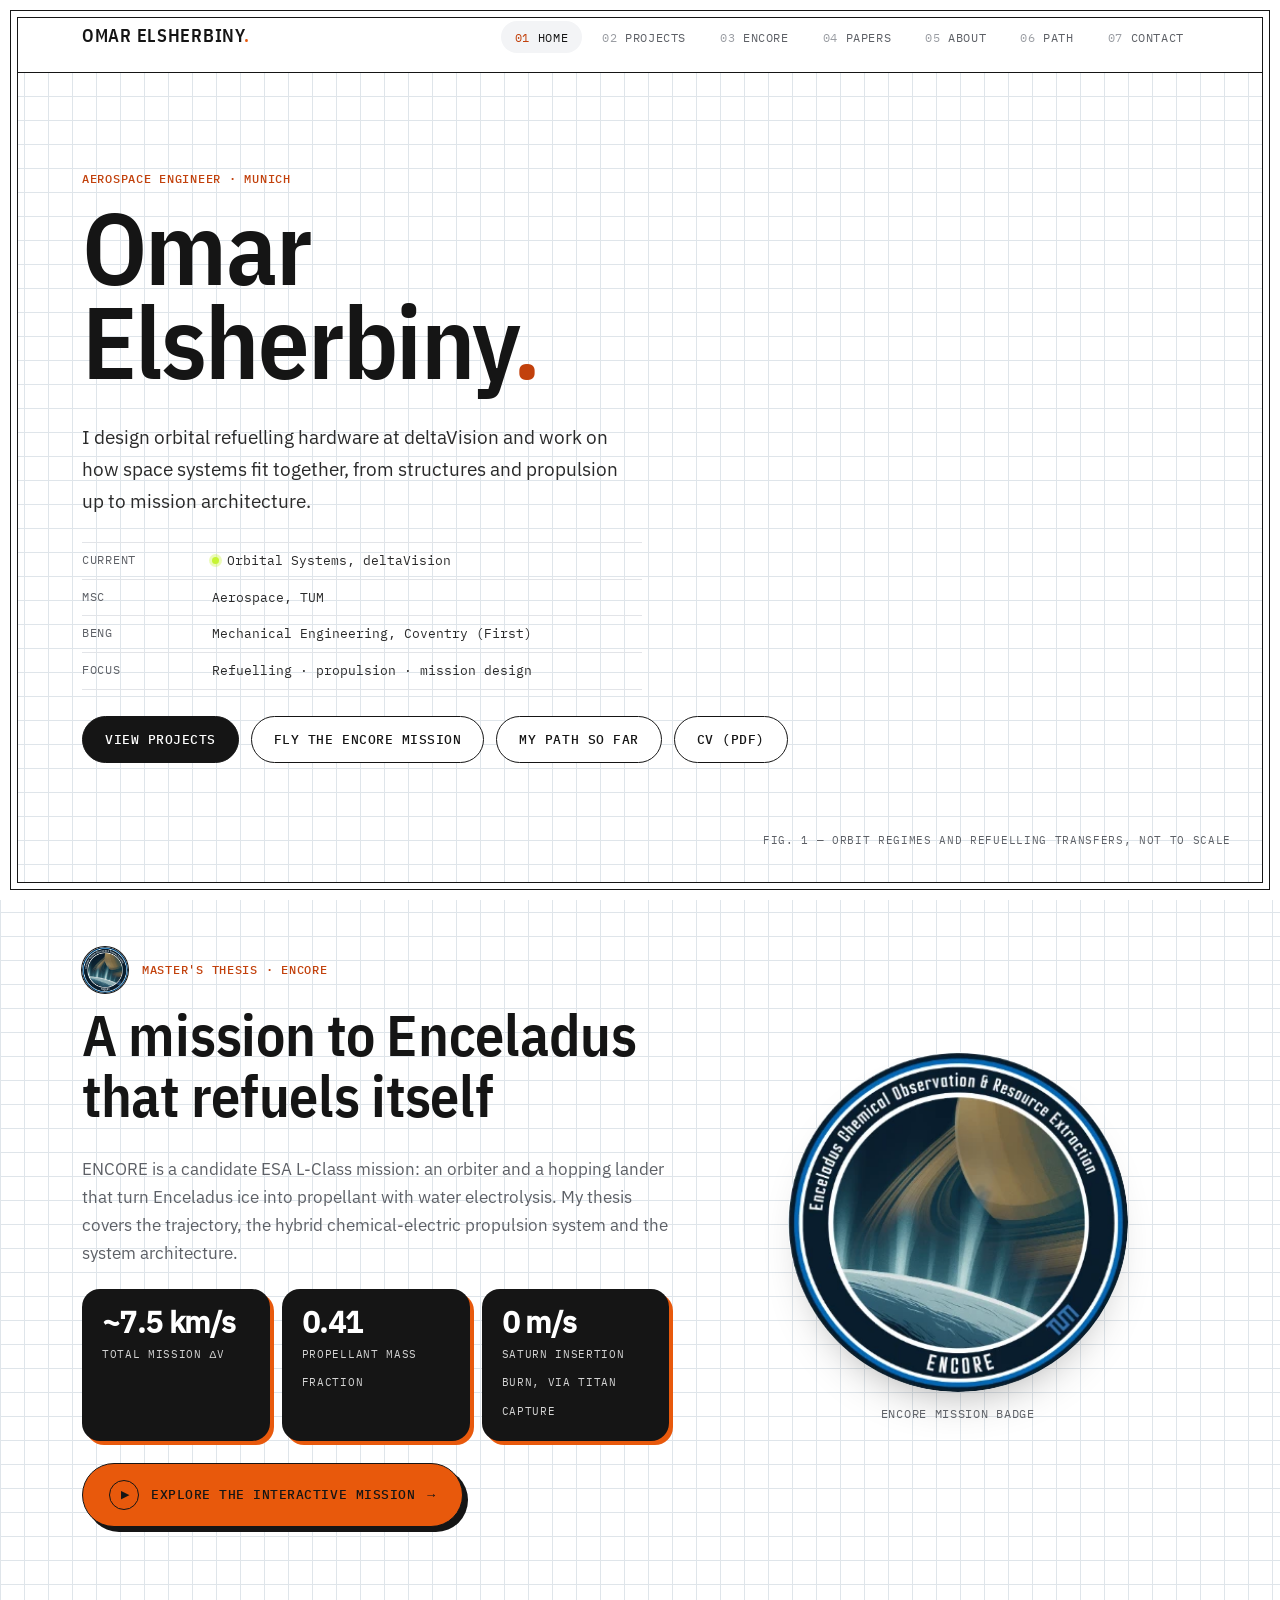
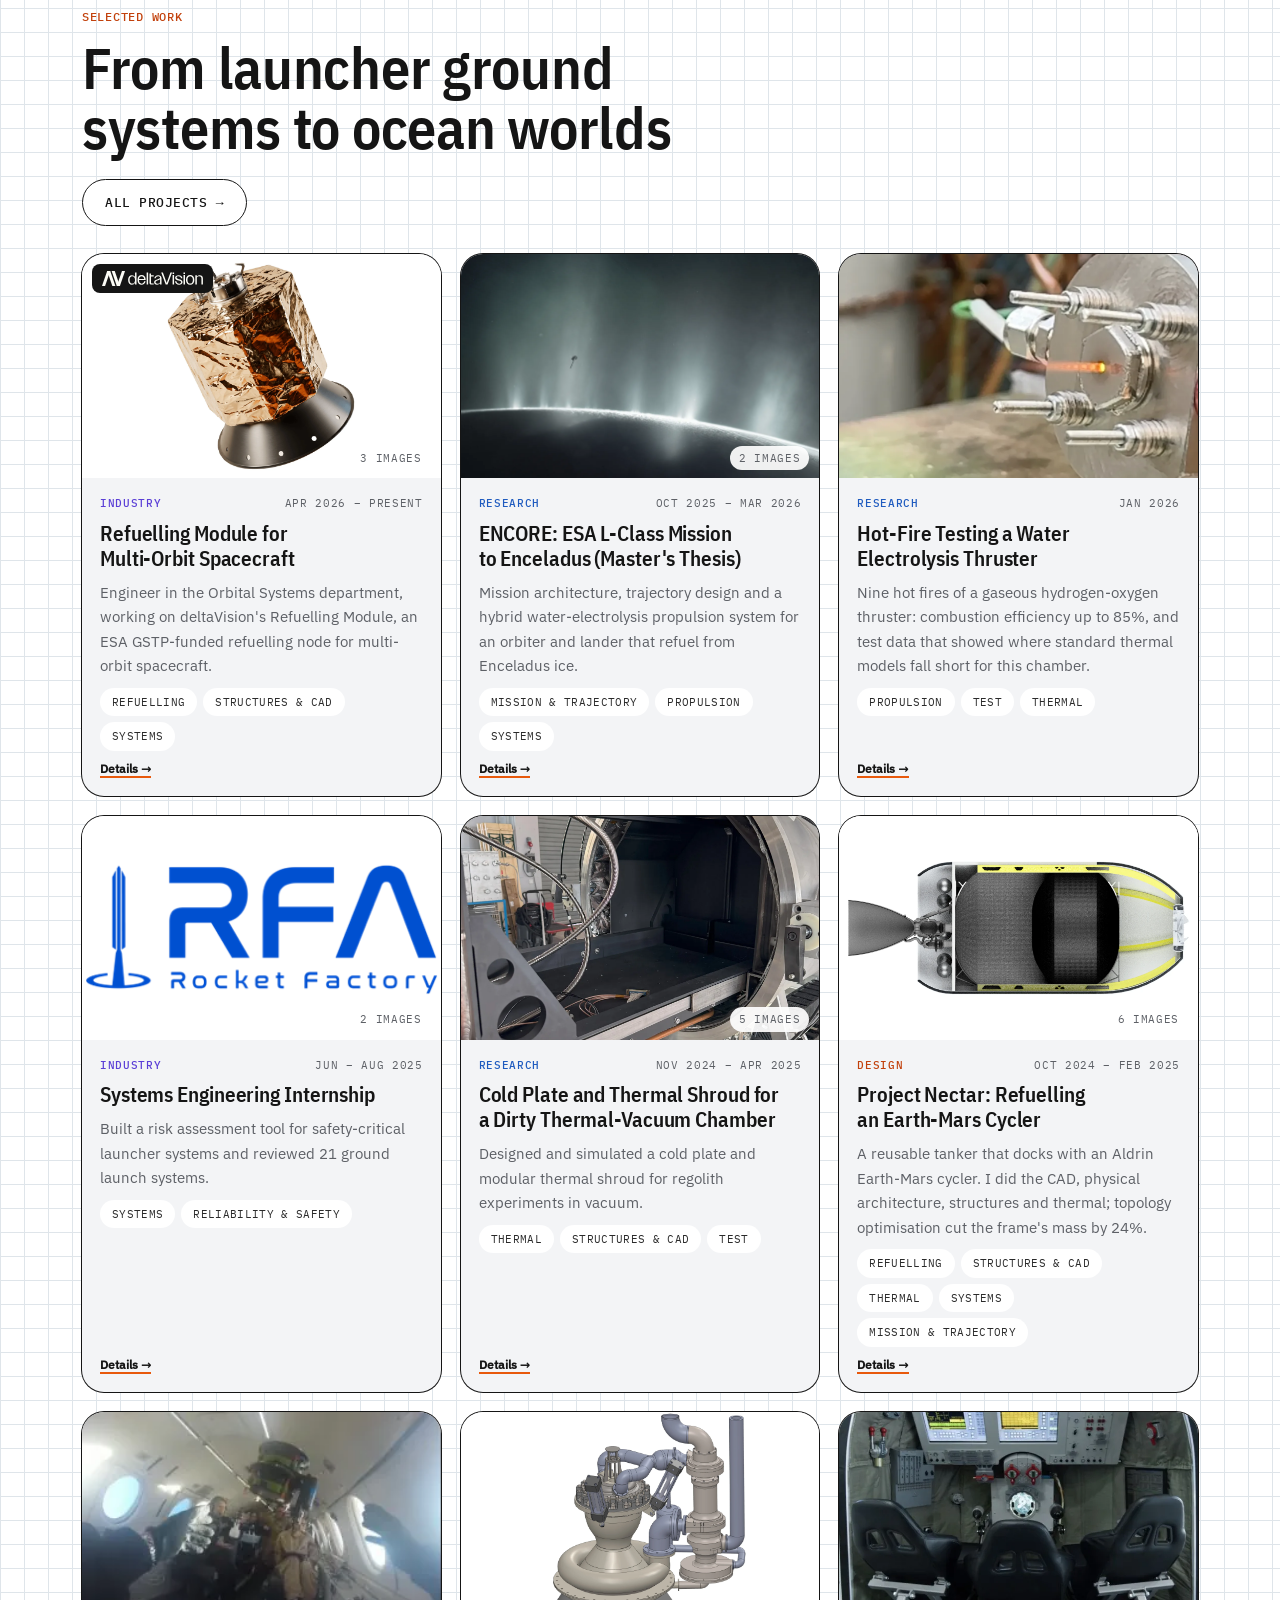
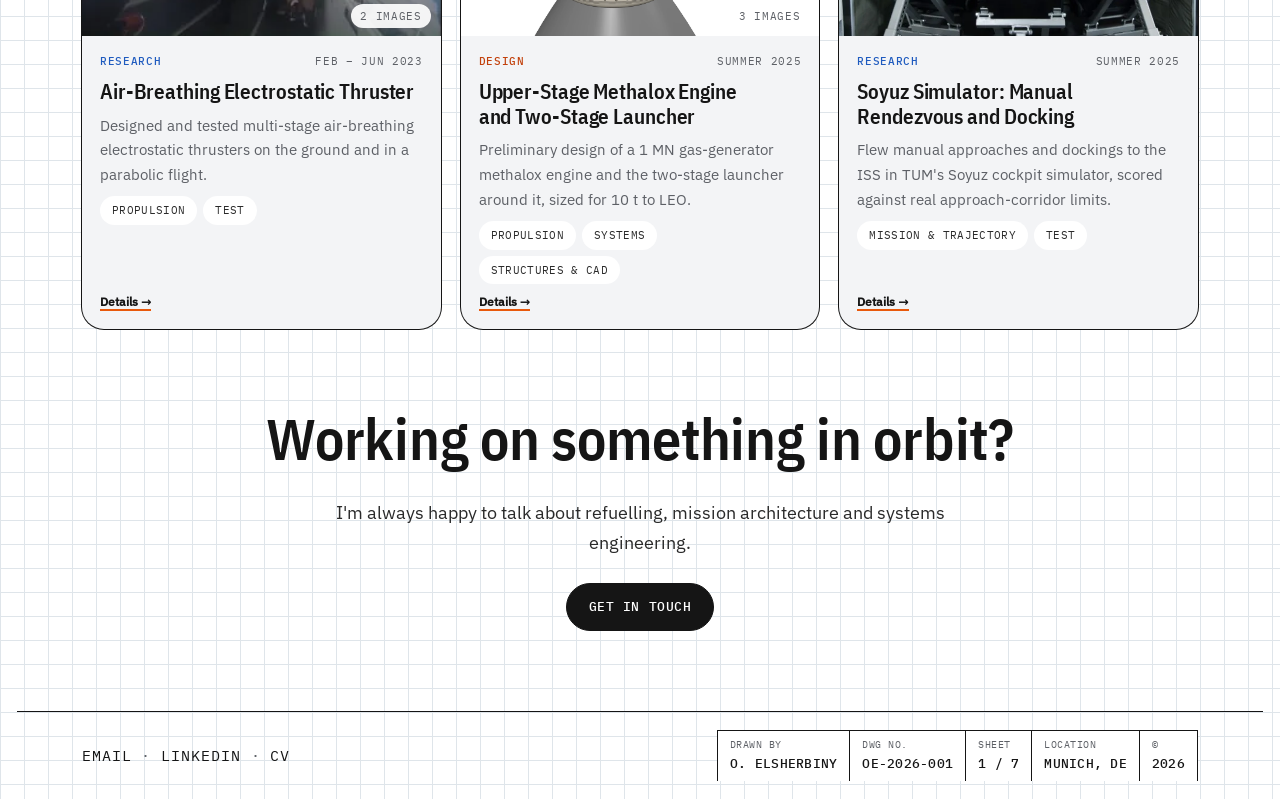
<file: index.html>
<!DOCTYPE html>
<html lang="en">
<head>
  <meta charset="UTF-8">
  <meta name="viewport" content="width=device-width, initial-scale=1">
  <title>Omar Elsherbiny | Aerospace Engineer</title>
  <meta name="description" content="Portfolio of Omar Elsherbiny, aerospace engineer in Munich working on orbital refuelling, propulsion and mission architecture. ENCORE Enceladus mission, RFA, TUM projects.">
  <meta name="google-site-verification" content="ChEyM9FFLklDDXkz-xQbSa1o5CeA_1fv7jT6FsTr4jE">
  <meta property="og:title" content="Omar Elsherbiny | Aerospace Engineer">
  <meta property="og:description" content="Portfolio of Omar Elsherbiny, aerospace engineer in Munich working on orbital refuelling, propulsion and mission architecture. ENCORE Enceladus mission, RFA, TUM projects.">
  <meta property="og:type" content="website">
  <meta property="og:url" content="https://omarelsherbinyyy.github.io/index.html">
  <meta property="og:image" content="https://omarelsherbinyyy.github.io/assets/img/encore-cad.webp">
  <meta name="theme-color" content="#ffffff">
  <link rel="icon" href="data:image/svg+xml,%3Csvg xmlns='http://www.w3.org/2000/svg' viewBox='0 0 64 64'%3E%3Ccircle cx='32' cy='32' r='30' fill='%23eef2f4' stroke='%230f2233' stroke-width='3'/%3E%3Cellipse cx='32' cy='32' rx='24' ry='9' fill='none' stroke='%230f2233' stroke-width='3' transform='rotate(-25 32 32)'/%3E%3Ccircle cx='32' cy='32' r='8' fill='%23e8590c'/%3E%3C/svg%3E">
  <link rel="stylesheet" href="assets/css/fonts.css">
  <link rel="stylesheet" href="assets/css/fonts-v3.css">
  <link rel="stylesheet" href="assets/css/site.css">
  <link rel="stylesheet" href="assets/css/v3.css">
  <link rel="stylesheet" href="assets/css/v4.css">
  <link rel="stylesheet" href="assets/css/v5.css">
  <link rel="stylesheet" href="assets/css/v5-frame.css">
</head>
<body>
  <nav class="nav" aria-label="Main">
    <div class="wrap">
      <a class="brand" href="index.html">Omar Elsherbiny<span>.</span></a>
      <button class="nav-toggle" type="button" aria-expanded="false" aria-label="Menu">&#9776;</button>
      <ul class="nav-links">
        <li><a href="index.html" aria-current="page">Home</a></li>
        <li><a href="projects.html">Projects</a></li>
        <li><a href="enceladus.html">ENCORE</a></li>
        <li><a href="papers.html">Papers</a></li>
        <li><a href="about.html">About</a></li>
        <li><a href="path.html">Path</a></li>
        <li><a href="contact.html">Contact</a></li>
      </ul>
    </div>
  </nav>
  <main id="main">

  <header class="hero">
    <canvas id="hero-canvas" aria-hidden="true"></canvas>
    <div class="wrap">
      <span class="eyebrow">Aerospace engineer &middot; Munich</span>
      <h1>Omar<br>Elsherbiny<span>.</span></h1>
      <p class="lead">I design orbital refuelling hardware at deltaVision and work on how space systems fit together, from structures and propulsion up to mission architecture.</p>
      <div class="hero-meta">
        <span><b>Current</b><span><span class="dot"></span>Orbital Systems, deltaVision</span></span>
        <span><b>MSc</b><span>Aerospace, TUM</span></span>
        <span><b>BEng</b><span>Mechanical Engineering, Coventry (First)</span></span>
        <span><b>Focus</b><span>Refuelling &middot; propulsion &middot; mission design</span></span>
      </div>
      <div class="btn-row">
        <a class="btn btn-primary" href="projects.html">View projects</a>
        <a class="btn" href="enceladus.html">Fly the ENCORE mission</a>
        <a class="btn" href="path.html">My path so far</a>
        <a class="btn" href="assets/docs/cv.pdf">CV (PDF)</a>
      </div>
    </div>
    <p class="fig-cap" aria-hidden="true">Fig. 1 &mdash; Orbit regimes and refuelling transfers, not to scale</p>
  </header>

  <section class="section">
    <div class="wrap split">
      <div class="reveal">
        <div class="eyebrow-row"><img class="badge-sm" src="assets/img/encore-badge.webp" alt="ENCORE mission badge"><span class="eyebrow">Master's thesis &middot; ENCORE</span></div>
        <h2>A mission to Enceladus that refuels itself</h2>
        <p class="muted">ENCORE is a candidate ESA L-Class mission: an orbiter and a hopping lander that turn Enceladus ice into propellant with water electrolysis. My thesis covers the trajectory, the hybrid chemical-electric propulsion system and the system architecture.</p>
        <div class="stat-row" style="margin:22px 0">
          <div class="stat"><b>~7.5 km/s</b><span>total mission &Delta;v</span></div>
          <div class="stat"><b>0.41</b><span>propellant mass fraction</span></div>
          <div class="stat"><b>0 m/s</b><span>Saturn insertion burn, via Titan capture</span></div>
        </div>
        <a class="btn btn-cta" href="enceladus.html"><span class="cta-icon" aria-hidden="true">&#9654;</span>Explore the interactive mission <span class="cta-arrow" aria-hidden="true">&rarr;</span></a>
      </div>
      <figure class="figure reveal badge-figure" style="margin:0">
        <img class="badge badge-lg" src="assets/img/encore-badge.webp" alt="ENCORE mission badge: Saturn and the plumes of Enceladus" loading="lazy">
        <figcaption>ENCORE mission badge</figcaption>
      </figure>
    </div>
  </section>

  <section class="section" style="padding-top:0">
    <div class="wrap">
      <div class="reveal" style="display:flex;justify-content:space-between;align-items:end;gap:20px;flex-wrap:wrap">
        <div>
          <span class="eyebrow">Selected work</span>
          <h2 style="margin:0">From launcher ground systems to ocean worlds</h2>
        </div>
        <a class="btn" href="projects.html">All projects &rarr;</a>
      </div>
      <div class="grid grid-3" id="featured-projects" data-ids="deltavision,encore,wep-hotfire,rfa,tvac,cycler,abet,rp2,soyuz" style="margin-top:28px"></div>
    </div>
  </section>

  <section class="section" style="padding-top:0">
    <div class="wrap reveal" style="text-align:center">
      <h2>Working on something in orbit?</h2>
      <p class="lead" style="margin:0 auto 6px">I'm always happy to talk about refuelling, mission architecture and systems engineering.</p>
      <div class="btn-row" style="justify-content:center">
        <a class="btn btn-primary" href="mailto:omarshoukri@gmail.com">Get in touch</a>
      </div>
    </div>
  </section>

  </main>
  <footer class="footer">
    <div class="wrap">
      <span class="links"><a href="mailto:omarshoukri@gmail.com">Email</a> &middot; <a href="https://www.linkedin.com/in/omarelsherbinyyy/" target="_blank" rel="noopener">LinkedIn</a> &middot; <a href="assets/docs/cv.pdf">CV</a></span>
      <div class="title-block">
        <div>Drawn by<b>O. Elsherbiny</b></div>
        <div>Dwg no.<b>OE-2026-001</b></div>
        <div>Sheet<b>1 / 7</b></div>
        <div>Location<b>Munich, DE</b></div>
        <div>&copy;<b><span id="year">2026</span></b></div>
      </div>
    </div>
  </footer>
  <div class="modal" id="project-modal" role="dialog" aria-modal="true" aria-labelledby="modal-title">
    <div class="modal-backdrop"></div>
    <div class="modal-panel"></div>
  </div>
  <script src="assets/js/projects-data.js"></script>
  <script src="assets/js/site.js"></script>
  <script src="assets/js/hero.js"></script>
  <script src="assets/js/cursor-grid.js"></script>
  <script src="assets/js/phone-gallery.js"></script>
  <script src="assets/js/modal-scroll.js"></script>
</body>
</html>
</file>
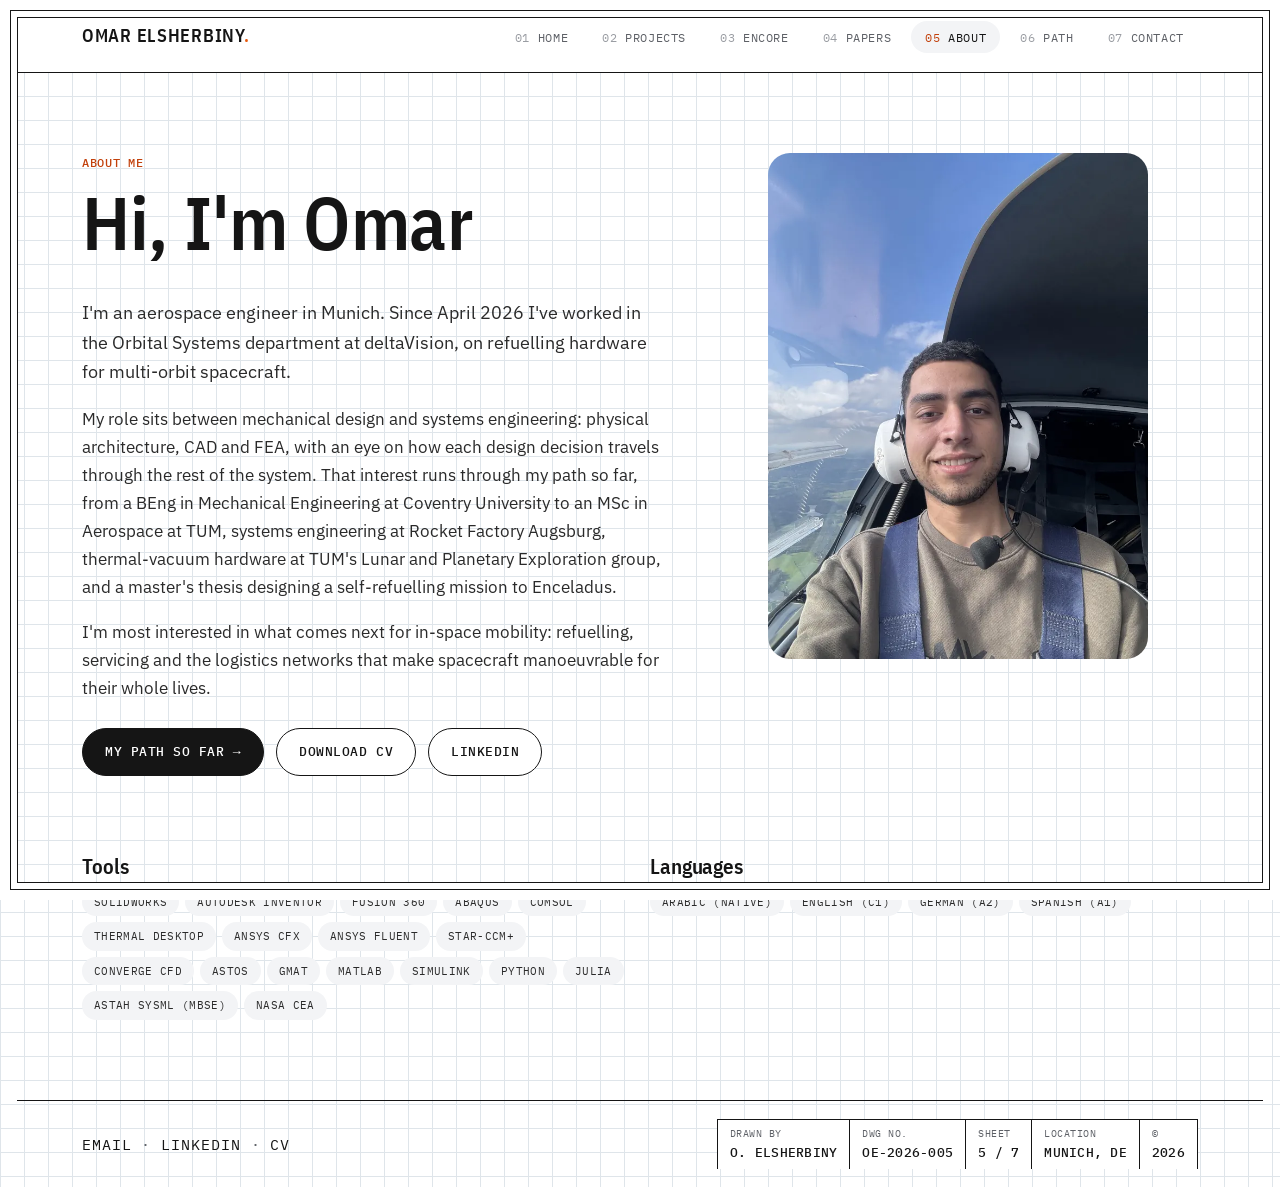
<file: about.html>
<!DOCTYPE html>
<html lang="en">
<head>
  <meta charset="UTF-8">
  <meta name="viewport" content="width=device-width, initial-scale=1">
  <title>About | Omar Elsherbiny</title>
  <meta name="description" content="About Omar Elsherbiny: aerospace engineer at deltaVision in Munich, MSc Aerospace from TUM, BEng Mechanical Engineering from Coventry University.">
  <meta name="google-site-verification" content="ChEyM9FFLklDDXkz-xQbSa1o5CeA_1fv7jT6FsTr4jE">
  <meta property="og:title" content="About | Omar Elsherbiny">
  <meta property="og:description" content="About Omar Elsherbiny: aerospace engineer at deltaVision in Munich, MSc Aerospace from TUM, BEng Mechanical Engineering from Coventry University.">
  <meta property="og:type" content="website">
  <meta property="og:url" content="https://omarelsherbinyyy.github.io/about.html">
  <meta property="og:image" content="https://omarelsherbinyyy.github.io/assets/img/encore-cad.webp">
  <meta name="theme-color" content="#ffffff">
  <link rel="icon" href="data:image/svg+xml,%3Csvg xmlns='http://www.w3.org/2000/svg' viewBox='0 0 64 64'%3E%3Ccircle cx='32' cy='32' r='30' fill='%23eef2f4' stroke='%230f2233' stroke-width='3'/%3E%3Cellipse cx='32' cy='32' rx='24' ry='9' fill='none' stroke='%230f2233' stroke-width='3' transform='rotate(-25 32 32)'/%3E%3Ccircle cx='32' cy='32' r='8' fill='%23e8590c'/%3E%3C/svg%3E">
  <link rel="stylesheet" href="assets/css/fonts.css">
  <link rel="stylesheet" href="assets/css/fonts-v3.css">
  <link rel="stylesheet" href="assets/css/site.css">
  <link rel="stylesheet" href="assets/css/v3.css">
  <link rel="stylesheet" href="assets/css/v4.css">
  <link rel="stylesheet" href="assets/css/v5.css">
  <link rel="stylesheet" href="assets/css/v5-frame.css">
</head>
<body>
  <nav class="nav" aria-label="Main">
    <div class="wrap">
      <a class="brand" href="index.html">Omar Elsherbiny<span>.</span></a>
      <button class="nav-toggle" type="button" aria-expanded="false" aria-label="Menu">&#9776;</button>
      <ul class="nav-links">
        <li><a href="index.html">Home</a></li>
        <li><a href="projects.html">Projects</a></li>
        <li><a href="enceladus.html">ENCORE</a></li>
        <li><a href="papers.html">Papers</a></li>
        <li><a href="about.html" aria-current="page">About</a></li>
        <li><a href="path.html">Path</a></li>
        <li><a href="contact.html">Contact</a></li>
      </ul>
    </div>
  </nav>
  <main id="main">

  <section class="section">
    <div class="wrap split" style="align-items:start">
      <div class="prose">
        <span class="eyebrow">About me</span>
        <h1>Hi, I'm Omar</h1>
        <p class="lead">I'm an aerospace engineer in Munich. Since April 2026 I've worked in the Orbital Systems department at deltaVision, on refuelling hardware for multi-orbit spacecraft.</p>
        <p>My role sits between mechanical design and systems engineering: physical architecture, CAD and FEA, with an eye on how each design decision travels through the rest of the system. That interest runs through my path so far, from a BEng in Mechanical Engineering at Coventry University to an MSc in Aerospace at TUM, systems engineering at Rocket Factory Augsburg, thermal-vacuum hardware at TUM's Lunar and Planetary Exploration group, and a master's thesis designing a self-refuelling mission to Enceladus.</p>
        <p>I'm most interested in what comes next for in-space mobility: refuelling, servicing and the logistics networks that make spacecraft manoeuvrable for their whole lives.</p>
        <div class="btn-row">
          <a class="btn btn-primary" href="path.html">My path so far &rarr;</a>
          <a class="btn" href="assets/docs/cv.pdf">Download CV</a>
          <a class="btn" href="https://www.linkedin.com/in/omarelsherbinyyy/" target="_blank" rel="noopener">LinkedIn</a>
        </div>
      </div>
      <figure class="figure" style="margin:0;max-width:380px;justify-self:center"><img src="assets/img/profile.webp" alt="Portrait of Omar Elsherbiny" loading="lazy"></figure>
    </div>
  </section>

  <section class="section" style="padding-top:0">
    <div class="wrap grid grid-2">
      <div class="reveal">
        <h2 class="sr-only">Skills</h2>
        <h3>Tools</h3>
        <div class="chips"><span class="chip">SolidWorks</span><span class="chip">Autodesk Inventor</span><span class="chip">Fusion 360</span><span class="chip">Abaqus</span><span class="chip">COMSOL</span><span class="chip">Thermal Desktop</span><span class="chip">Ansys CFX</span><span class="chip">Ansys Fluent</span><span class="chip">STAR-CCM+</span><span class="chip">Converge CFD</span><span class="chip">ASTOS</span><span class="chip">GMAT</span><span class="chip">MATLAB</span><span class="chip">Simulink</span><span class="chip">Python</span><span class="chip">Julia</span><span class="chip">Astah SysML (MBSE)</span><span class="chip">NASA CEA</span></div>
      </div>
      <div class="reveal">
        <h3>Languages</h3>
        <div class="chips"><span class="chip">Arabic (native)</span><span class="chip">English (C1)</span><span class="chip">German (A2)</span><span class="chip">Spanish (A1)</span></div>
      </div>
    </div>
  </section>

  </main>
  <footer class="footer">
    <div class="wrap">
      <span class="links"><a href="mailto:omarshoukri@gmail.com">Email</a> &middot; <a href="https://www.linkedin.com/in/omarelsherbinyyy/" target="_blank" rel="noopener">LinkedIn</a> &middot; <a href="assets/docs/cv.pdf">CV</a></span>
      <div class="title-block">
        <div>Drawn by<b>O. Elsherbiny</b></div>
        <div>Dwg no.<b>OE-2026-005</b></div>
        <div>Sheet<b>5 / 7</b></div>
        <div>Location<b>Munich, DE</b></div>
        <div>&copy;<b><span id="year">2026</span></b></div>
      </div>
    </div>
  </footer>
  <div class="modal" id="project-modal" role="dialog" aria-modal="true" aria-labelledby="modal-title">
    <div class="modal-backdrop"></div>
    <div class="modal-panel"></div>
  </div>
  <script src="assets/js/site.js"></script>
  <script src="assets/js/cursor-grid.js"></script>
  <script src="assets/js/phone-gallery.js"></script>
  <script src="assets/js/modal-scroll.js"></script>
</body>
</html>
</file>
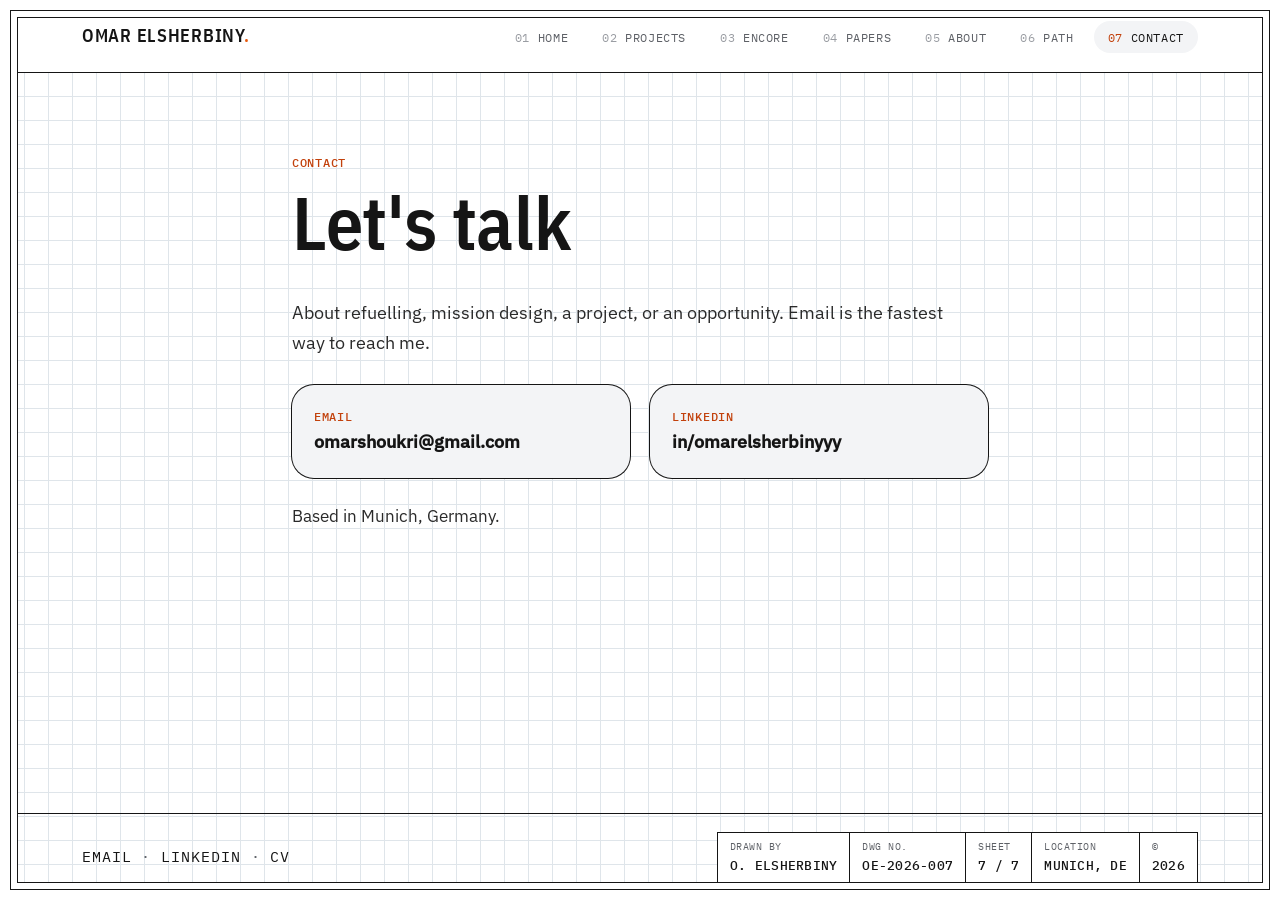
<file: contact.html>
<!DOCTYPE html>
<html lang="en">
<head>
  <meta charset="UTF-8">
  <meta name="viewport" content="width=device-width, initial-scale=1">
  <title>Contact | Omar Elsherbiny</title>
  <meta name="description" content="Contact Omar Elsherbiny, aerospace engineer in Munich.">
  <meta name="google-site-verification" content="ChEyM9FFLklDDXkz-xQbSa1o5CeA_1fv7jT6FsTr4jE">
  <meta property="og:title" content="Contact | Omar Elsherbiny">
  <meta property="og:description" content="Contact Omar Elsherbiny, aerospace engineer in Munich.">
  <meta property="og:type" content="website">
  <meta property="og:url" content="https://omarelsherbinyyy.github.io/contact.html">
  <meta property="og:image" content="https://omarelsherbinyyy.github.io/assets/img/encore-cad.webp">
  <meta name="theme-color" content="#ffffff">
  <link rel="icon" href="data:image/svg+xml,%3Csvg xmlns='http://www.w3.org/2000/svg' viewBox='0 0 64 64'%3E%3Ccircle cx='32' cy='32' r='30' fill='%23eef2f4' stroke='%230f2233' stroke-width='3'/%3E%3Cellipse cx='32' cy='32' rx='24' ry='9' fill='none' stroke='%230f2233' stroke-width='3' transform='rotate(-25 32 32)'/%3E%3Ccircle cx='32' cy='32' r='8' fill='%23e8590c'/%3E%3C/svg%3E">
  <link rel="stylesheet" href="assets/css/fonts.css">
  <link rel="stylesheet" href="assets/css/fonts-v3.css">
  <link rel="stylesheet" href="assets/css/site.css">
  <link rel="stylesheet" href="assets/css/v3.css">
  <link rel="stylesheet" href="assets/css/v4.css">
  <link rel="stylesheet" href="assets/css/v5.css">
  <link rel="stylesheet" href="assets/css/v5-frame.css">
</head>
<body>
  <nav class="nav" aria-label="Main">
    <div class="wrap">
      <a class="brand" href="index.html">Omar Elsherbiny<span>.</span></a>
      <button class="nav-toggle" type="button" aria-expanded="false" aria-label="Menu">&#9776;</button>
      <ul class="nav-links">
        <li><a href="index.html">Home</a></li>
        <li><a href="projects.html">Projects</a></li>
        <li><a href="enceladus.html">ENCORE</a></li>
        <li><a href="papers.html">Papers</a></li>
        <li><a href="about.html">About</a></li>
        <li><a href="path.html">Path</a></li>
        <li><a href="contact.html" aria-current="page">Contact</a></li>
      </ul>
    </div>
  </nav>
  <main id="main">

  <section class="section">
    <div class="wrap prose">
      <span class="eyebrow">Contact</span>
      <h1>Let's talk</h1>
      <p class="lead">About refuelling, mission design, a project, or an opportunity. Email is the fastest way to reach me.</p>
      <div class="grid grid-2" style="margin-top:28px;max-width:760px">
        <a class="card" href="mailto:omarshoukri@gmail.com" style="padding:22px;color:var(--ink)"><span class="eyebrow" style="margin:0">Email</span><b style="font-size:1.1rem">omarshoukri@gmail.com</b></a>
        <a class="card" href="https://www.linkedin.com/in/omarelsherbinyyy/" target="_blank" rel="noopener" style="padding:22px;color:var(--ink)"><span class="eyebrow" style="margin:0">LinkedIn</span><b style="font-size:1.1rem">in/omarelsherbinyyy</b></a>
      </div>
      <p class="muted" style="margin-top:24px">Based in Munich, Germany.</p>
    </div>
  </section>

  </main>
  <footer class="footer">
    <div class="wrap">
      <span class="links"><a href="mailto:omarshoukri@gmail.com">Email</a> &middot; <a href="https://www.linkedin.com/in/omarelsherbinyyy/" target="_blank" rel="noopener">LinkedIn</a> &middot; <a href="assets/docs/cv.pdf">CV</a></span>
      <div class="title-block">
        <div>Drawn by<b>O. Elsherbiny</b></div>
        <div>Dwg no.<b>OE-2026-007</b></div>
        <div>Sheet<b>7 / 7</b></div>
        <div>Location<b>Munich, DE</b></div>
        <div>&copy;<b><span id="year">2026</span></b></div>
      </div>
    </div>
  </footer>
  <div class="modal" id="project-modal" role="dialog" aria-modal="true" aria-labelledby="modal-title">
    <div class="modal-backdrop"></div>
    <div class="modal-panel"></div>
  </div>
  <script src="assets/js/site.js"></script>
  <script src="assets/js/cursor-grid.js"></script>
  <script src="assets/js/phone-gallery.js"></script>
  <script src="assets/js/modal-scroll.js"></script>
</body>
</html>
</file>
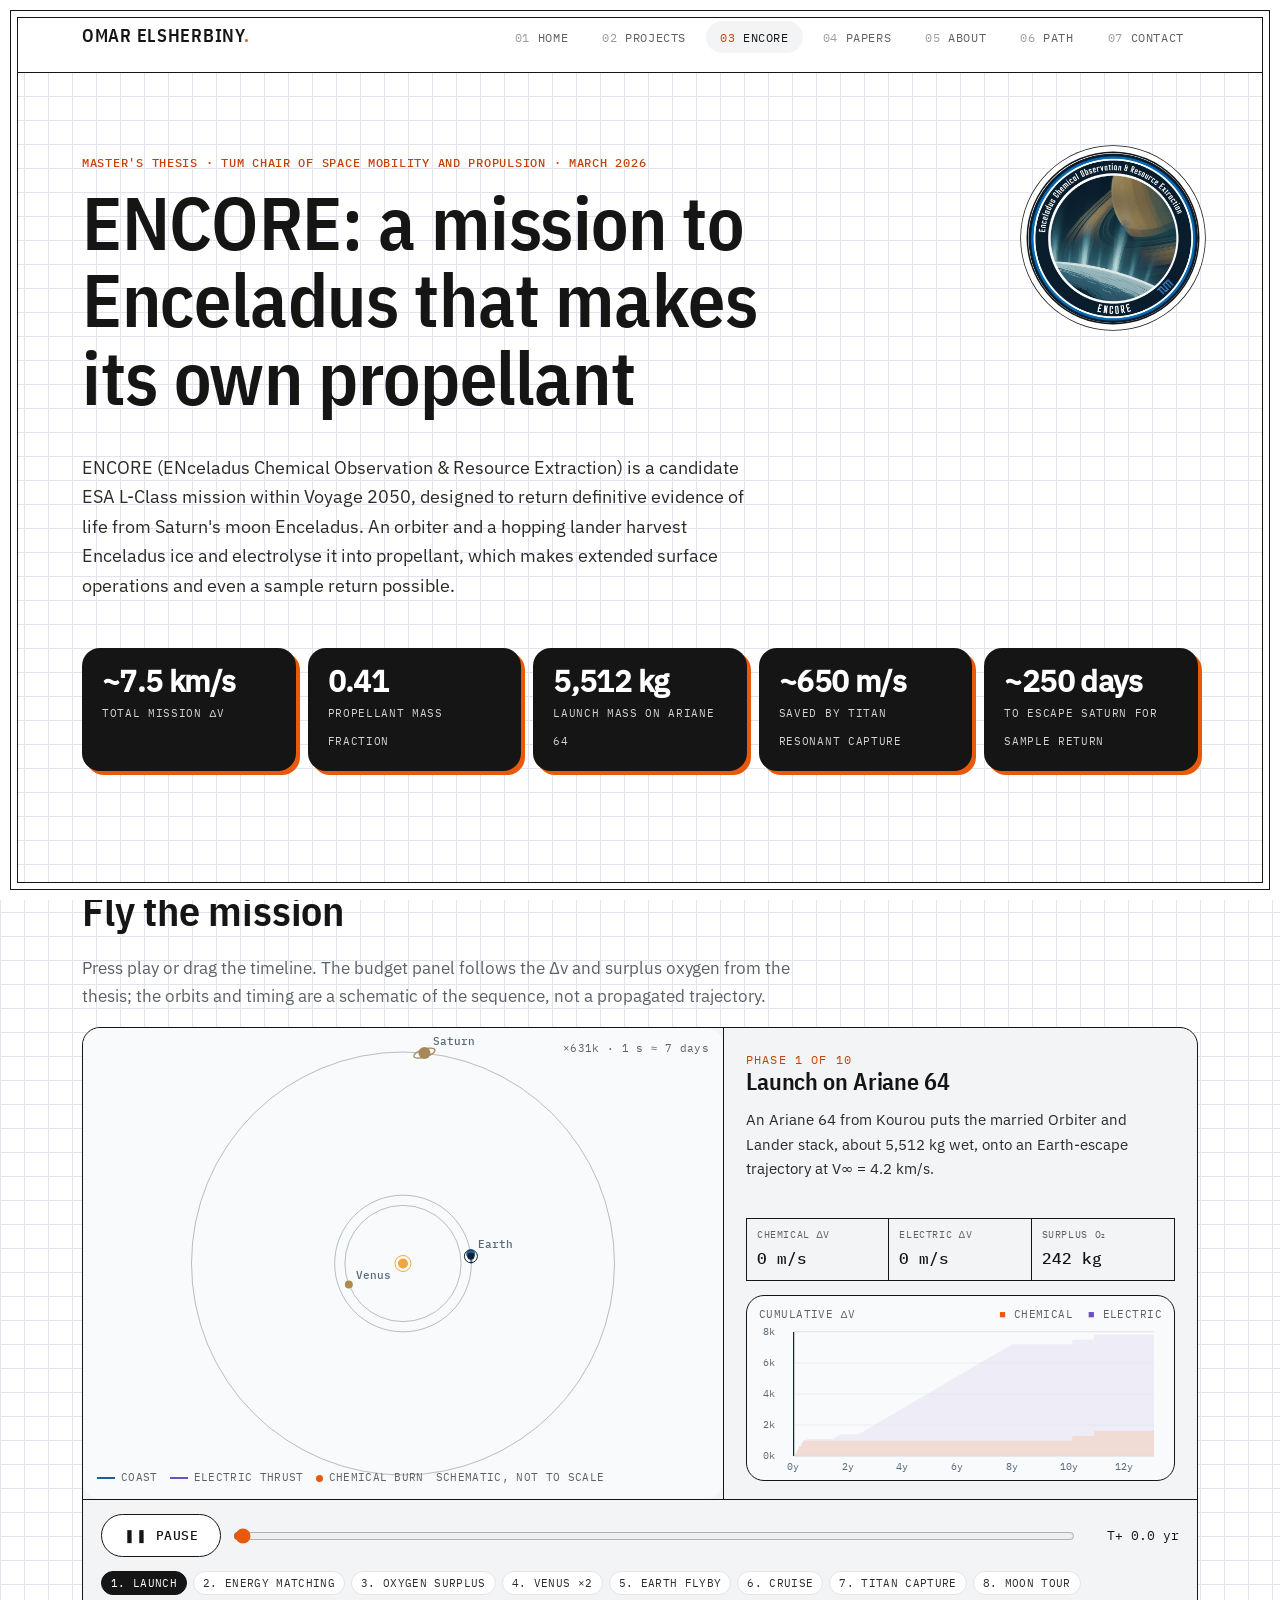
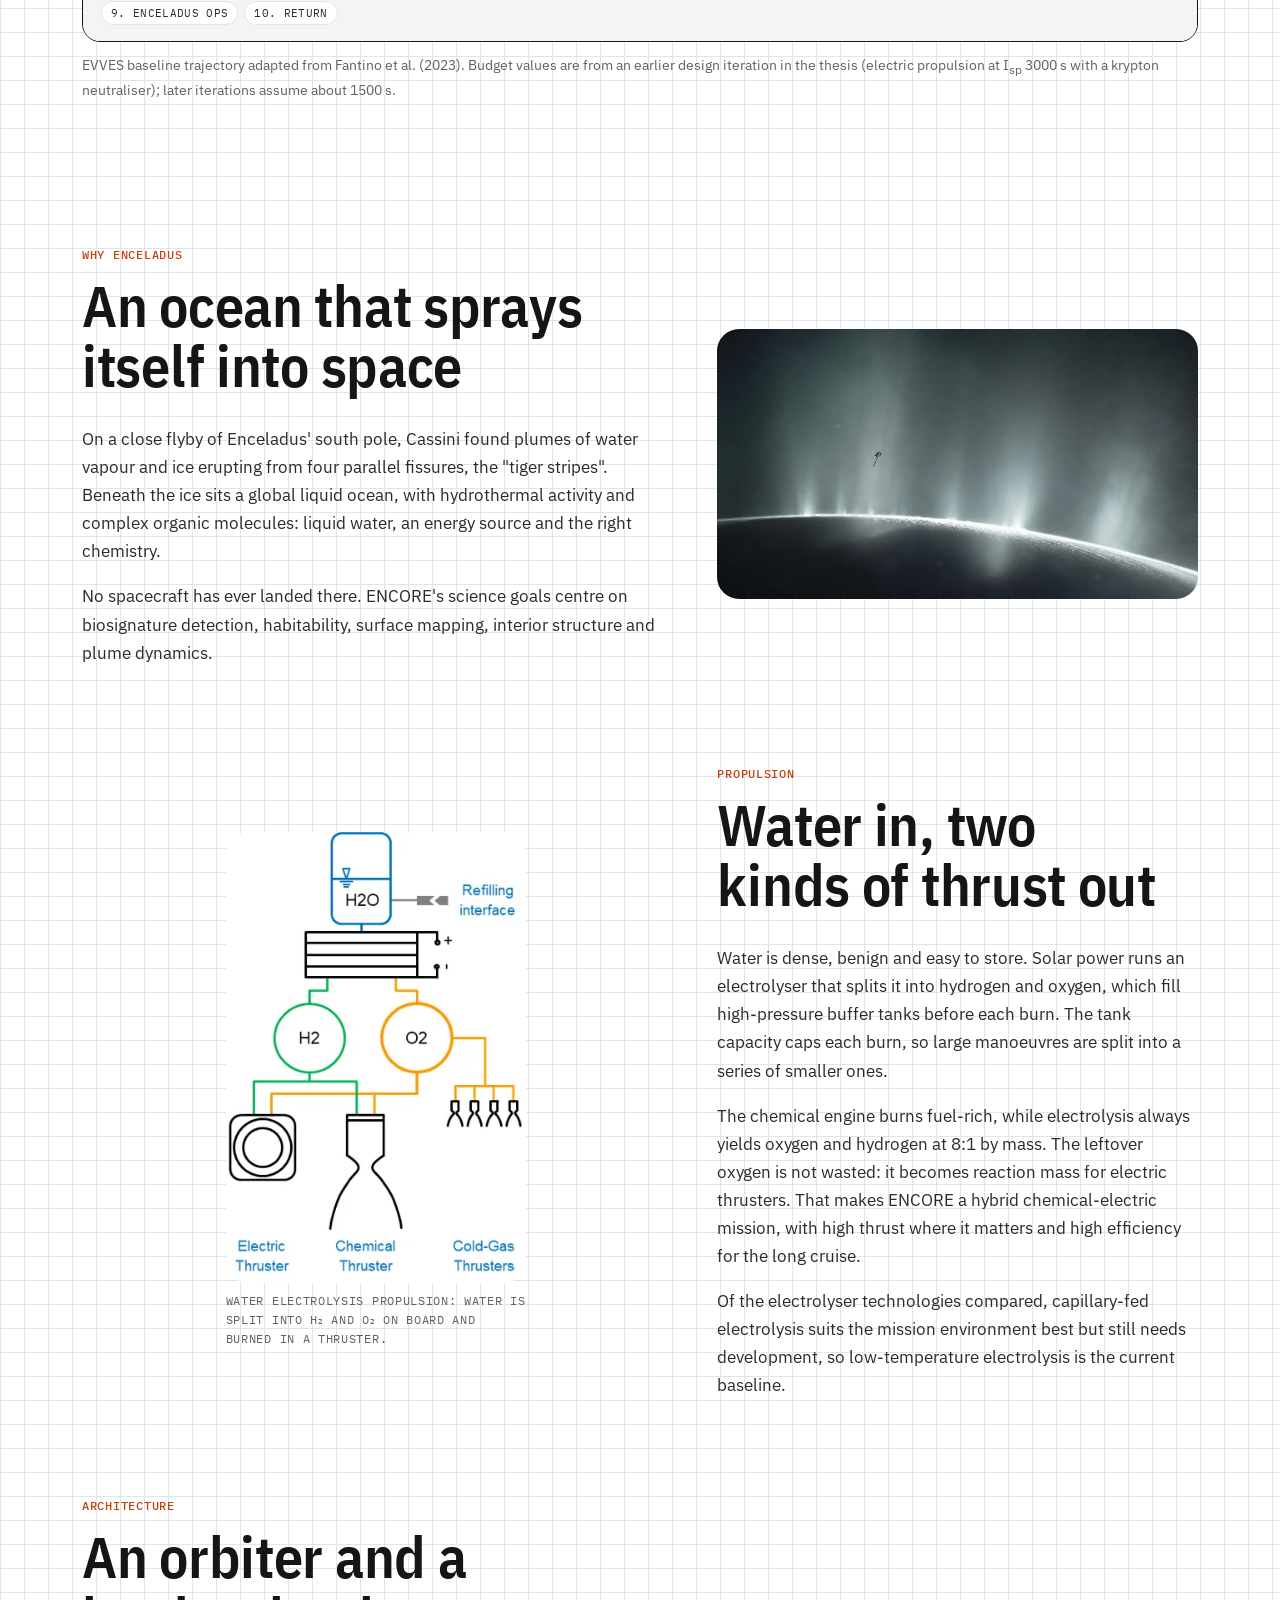
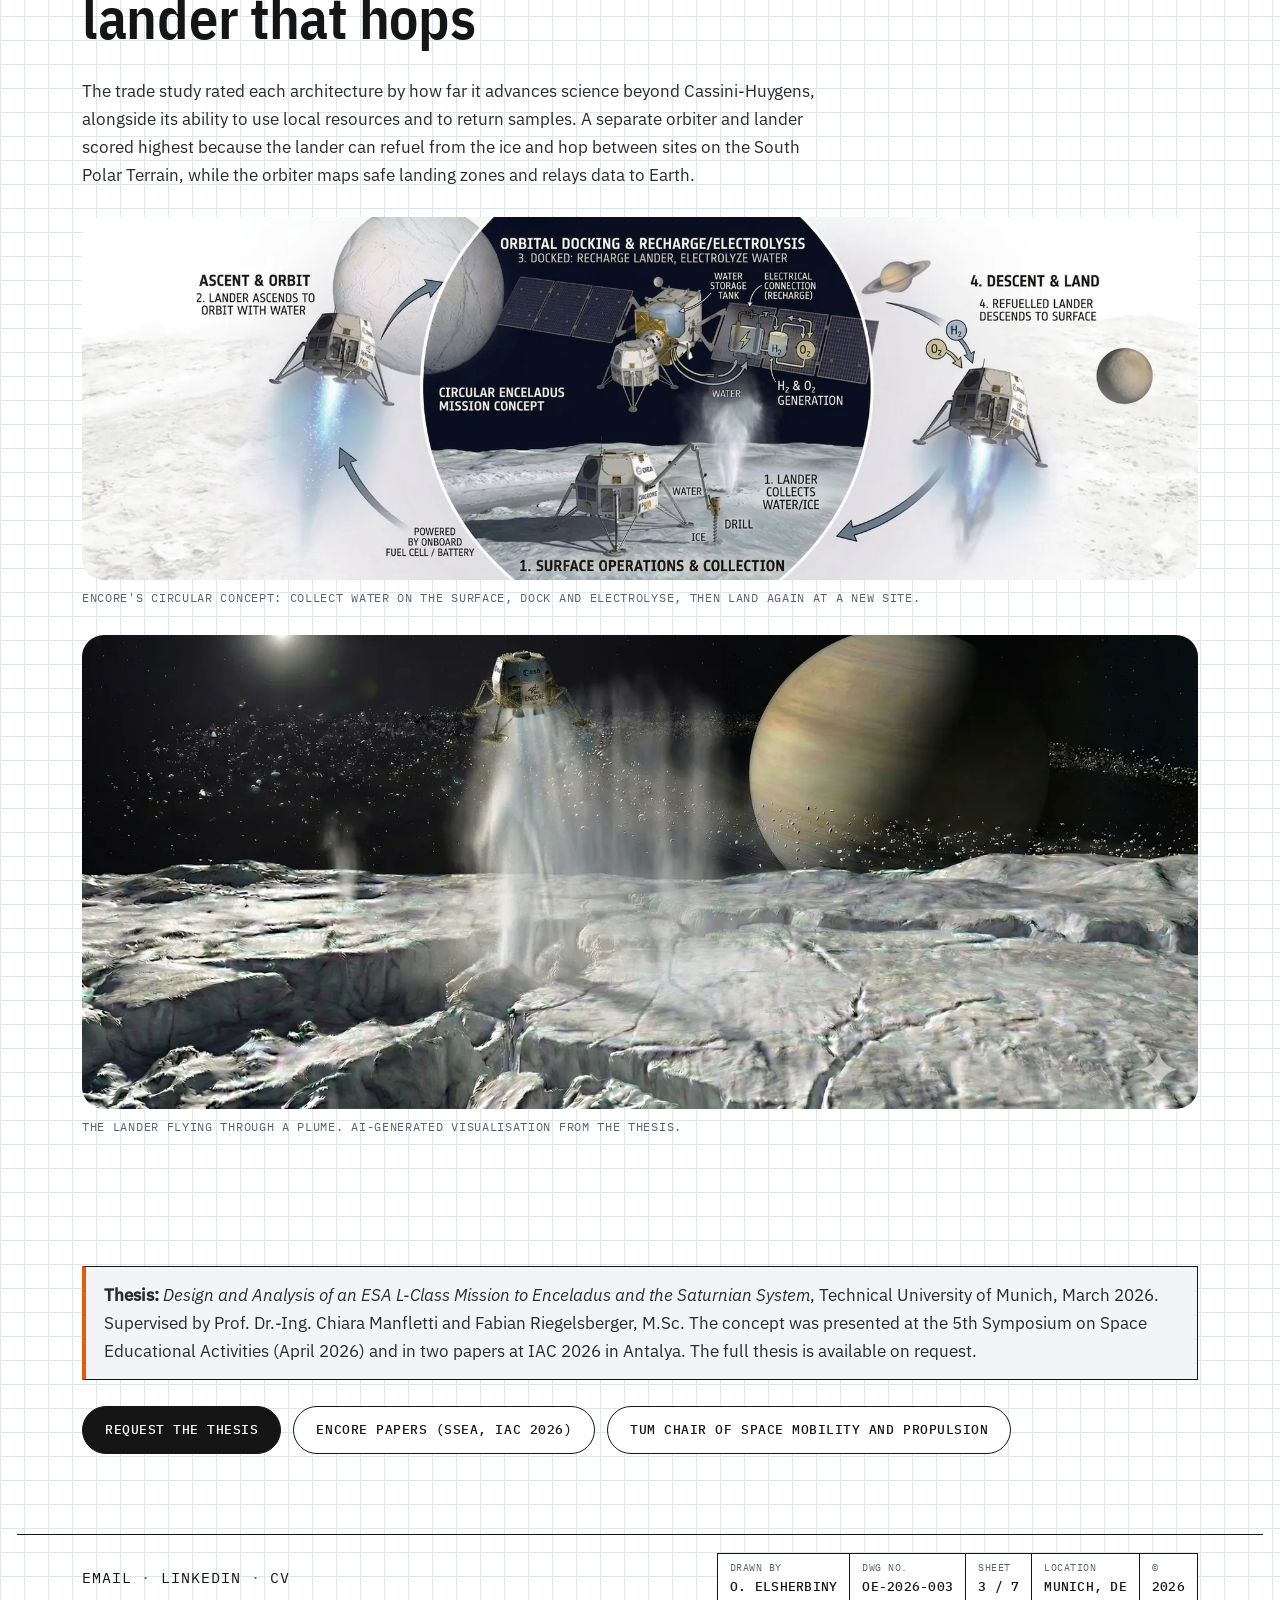
<file: enceladus.html>
<!DOCTYPE html>
<html lang="en">
<head>
  <meta charset="UTF-8">
  <meta name="viewport" content="width=device-width, initial-scale=1">
  <title>ENCORE: Mission to Enceladus | Omar Elsherbiny</title>
  <meta name="description" content="Interactive overview of ENCORE, a candidate ESA L-Class mission to Enceladus using water electrolysis propulsion and in-situ refuelling. Master's thesis by Omar Elsherbiny, TUM.">
  <meta name="google-site-verification" content="ChEyM9FFLklDDXkz-xQbSa1o5CeA_1fv7jT6FsTr4jE">
  <meta property="og:title" content="ENCORE: Mission to Enceladus | Omar Elsherbiny">
  <meta property="og:description" content="Interactive overview of ENCORE, a candidate ESA L-Class mission to Enceladus using water electrolysis propulsion and in-situ refuelling. Master's thesis by Omar Elsherbiny, TUM.">
  <meta property="og:type" content="website">
  <meta property="og:url" content="https://omarelsherbinyyy.github.io/enceladus.html">
  <meta property="og:image" content="https://omarelsherbinyyy.github.io/assets/img/encore-cad.webp">
  <meta name="theme-color" content="#ffffff">
  <link rel="icon" href="data:image/svg+xml,%3Csvg xmlns='http://www.w3.org/2000/svg' viewBox='0 0 64 64'%3E%3Ccircle cx='32' cy='32' r='30' fill='%23eef2f4' stroke='%230f2233' stroke-width='3'/%3E%3Cellipse cx='32' cy='32' rx='24' ry='9' fill='none' stroke='%230f2233' stroke-width='3' transform='rotate(-25 32 32)'/%3E%3Ccircle cx='32' cy='32' r='8' fill='%23e8590c'/%3E%3C/svg%3E">
  <link rel="stylesheet" href="assets/css/fonts.css">
  <link rel="stylesheet" href="assets/css/fonts-v3.css">
  <link rel="stylesheet" href="assets/css/site.css">
  <link rel="stylesheet" href="assets/css/v3.css">
  <link rel="stylesheet" href="assets/css/v4.css">
  <link rel="stylesheet" href="assets/css/v5.css">
  <link rel="stylesheet" href="assets/css/v5-frame.css">
</head>
<body>
  <nav class="nav" aria-label="Main">
    <div class="wrap">
      <a class="brand" href="index.html">Omar Elsherbiny<span>.</span></a>
      <button class="nav-toggle" type="button" aria-expanded="false" aria-label="Menu">&#9776;</button>
      <ul class="nav-links">
        <li><a href="index.html">Home</a></li>
        <li><a href="projects.html">Projects</a></li>
        <li><a href="enceladus.html" aria-current="page">ENCORE</a></li>
        <li><a href="papers.html">Papers</a></li>
        <li><a href="about.html">About</a></li>
        <li><a href="path.html">Path</a></li>
        <li><a href="contact.html">Contact</a></li>
      </ul>
    </div>
  </nav>
  <main id="main">

  <header class="section" style="padding-bottom:40px">
    <div class="wrap">
      <div class="mission-head">
      <div>
      <span class="eyebrow">Master's thesis &middot; TUM Chair of Space Mobility and Propulsion &middot; March 2026</span>
      <h1>ENCORE: a mission to Enceladus that makes its own propellant</h1>
      <p class="lead">ENCORE (ENceladus Chemical Observation &amp; Resource Extraction) is a candidate ESA L-Class mission within Voyage 2050, designed to return definitive evidence of life from Saturn's moon Enceladus. An orbiter and a hopping lander harvest Enceladus ice and electrolyse it into propellant, which makes extended surface operations and even a sample return possible.</p>
      </div>
      <img class="badge" src="assets/img/encore-badge.webp" alt="ENCORE mission badge: Saturn and Enceladus plumes, Enceladus Chemical Observation &amp; Resource Extraction">
      </div>
      <div class="stat-row">
        <div class="stat"><b>~7.5 km/s</b><span>total mission &Delta;v</span></div>
        <div class="stat"><b>0.41</b><span>propellant mass fraction</span></div>
        <div class="stat"><b>5,512 kg</b><span>launch mass on Ariane 64</span></div>
        <div class="stat"><b>~650 m/s</b><span>saved by Titan resonant capture</span></div>
        <div class="stat"><b>~250 days</b><span>to escape Saturn for sample return</span></div>
      </div>
    </div>
  </header>

  <section class="section-tight" id="viewer">
    <div class="wrap">
      <h2>Fly the mission</h2>
      <p class="muted" style="max-width:760px">Press play or drag the timeline. The budget panel follows the &Delta;v and surplus oxygen from the thesis; the orbits and timing are a schematic of the sequence, not a propagated trajectory.</p>
      <div class="viewer reveal in">
        <div class="viewer-stage">
          <canvas id="mv-canvas" aria-label="Animated schematic of the ENCORE trajectory"></canvas>
          <div class="viewer-tag warp" id="mv-warp" aria-live="off">Time warp</div>
          <div class="viewer-legend">
            <span><i style="background:#1f5f99"></i>Coast</span>
            <span><i style="background:#6a4fc9"></i>Electric thrust</span>
            <span><i style="background:#e8590c;height:7px;width:7px;border-radius:50%"></i>Chemical burn</span>
            <span>Schematic, not to scale</span>
          </div>
        </div>
        <div class="viewer-side">
          <div>
            <div class="phase-label" id="mv-phase-label">Phase 1</div>
            <h3 class="phase-title" id="mv-phase-title">Launch</h3>
          </div>
          <p class="phase-text" id="mv-phase-text" aria-live="polite"></p>
          <div class="readouts">
            <div class="readout"><span>Chemical &Delta;v</span><b id="mv-chem">0 m/s</b></div>
            <div class="readout"><span>Electric &Delta;v</span><b id="mv-ep">0 m/s</b></div>
            <div class="readout"><span>Surplus O&#8322;</span><b id="mv-o2">242 kg</b></div>
          </div>
          <div class="chart-box">
            <div class="chart-title"><span>Cumulative &Delta;v</span><span><span style="color:#e8590c">&#9632;</span> chemical &nbsp;<span style="color:#6a4fc9">&#9632;</span> electric</span></div>
            <canvas id="mv-chart" aria-hidden="true"></canvas>
          </div>
        </div>
        <div class="controls">
          <button class="btn" id="mv-play" type="button" aria-label="Play">&#9654; Play</button>
          <input type="range" id="mv-slider" min="0" max="1000" value="0" aria-label="Mission timeline">
          <span class="t"><span id="mv-time">T+ 0.0 yr</span><span class="warp-m" id="mv-warp-m"></span></span>
        </div>
        <div class="phase-steps" id="mv-steps"></div>
      </div>
      <p class="small muted" style="margin-top:12px">EVVES baseline trajectory adapted from Fantino et al. (2023). Budget values are from an earlier design iteration in the thesis (electric propulsion at I<sub>sp</sub> 3000 s with a krypton neutraliser); later iterations assume about 1500 s.</p>
    </div>
  </section>

  <section class="section">
    <div class="wrap split">
      <div class="prose reveal">
        <span class="eyebrow">Why Enceladus</span>
        <h2>An ocean that sprays itself into space</h2>
        <p>On a close flyby of Enceladus' south pole, Cassini found plumes of water vapour and ice erupting from four parallel fissures, the "tiger stripes". Beneath the ice sits a global liquid ocean, with hydrothermal activity and complex organic molecules: liquid water, an energy source and the right chemistry.</p>
        <p>No spacecraft has ever landed there. ENCORE's science goals centre on biosignature detection, habitability, surface mapping, interior structure and plume dynamics.</p>
      </div>
      <figure class="figure reveal" style="margin:0"><img src="assets/img/enceladus-plumes.webp" alt="Water plumes erupting from the south pole of Enceladus" loading="lazy"></figure>
    </div>
  </section>

  <section class="section" style="padding-top:0">
    <div class="wrap split">
      <figure class="figure reveal white wep-fig" style="margin:0;justify-self:center"><img src="assets/img/wep-schematic.webp" alt="Schematic of a water electrolysis propulsion system" loading="lazy"><figcaption>Water electrolysis propulsion: water is split into H&#8322; and O&#8322; on board and burned in a thruster.</figcaption></figure>
      <div class="prose reveal">
        <span class="eyebrow">Propulsion</span>
        <h2>Water in, two kinds of thrust out</h2>
        <p>Water is dense, benign and easy to store. Solar power runs an electrolyser that splits it into hydrogen and oxygen, which fill high-pressure buffer tanks before each burn. The tank capacity caps each burn, so large manoeuvres are split into a series of smaller ones.</p>
        <p>The chemical engine burns fuel-rich, while electrolysis always yields oxygen and hydrogen at 8:1 by mass. The leftover oxygen is not wasted: it becomes reaction mass for electric thrusters. That makes ENCORE a hybrid chemical-electric mission, with high thrust where it matters and high efficiency for the long cruise.</p>
        <p>Of the electrolyser technologies compared, capillary-fed electrolysis suits the mission environment best but still needs development, so low-temperature electrolysis is the current baseline.</p>
      </div>
    </div>
  </section>

  <section class="section" style="padding-top:0">
    <div class="wrap">
      <div class="prose reveal">
        <span class="eyebrow">Architecture</span>
        <h2>An orbiter and a lander that hops</h2>
        <p>The trade study rated each architecture by how far it advances science beyond Cassini-Huygens, alongside its ability to use local resources and to return samples. A separate orbiter and lander scored highest because the lander can refuel from the ice and hop between sites on the South Polar Terrain, while the orbiter maps safe landing zones and relays data to Earth.</p>
      </div>
      <figure class="figure reveal"><img src="assets/img/encore-conops.webp" alt="ENCORE circular mission concept: lander collects water, ascends to dock with the orbiter, refuels by electrolysis and descends again" loading="lazy"><figcaption>ENCORE's circular concept: collect water on the surface, dock and electrolyse, then land again at a new site.</figcaption></figure>
      <figure class="figure reveal"><img src="assets/img/encore-plume-flythrough.webp" alt="Illustration of the ENCORE lander flying through an Enceladus plume with Saturn in the background" loading="lazy"><figcaption>The lander flying through a plume. AI-generated visualisation from the thesis.</figcaption></figure>
    </div>
  </section>

  <section class="section" style="padding-top:0">
    <div class="wrap">
      <div class="callout reveal">
        <b>Thesis:</b> <i>Design and Analysis of an ESA L-Class Mission to Enceladus and the Saturnian System</i>, Technical University of Munich, March 2026. Supervised by Prof. Dr.-Ing. Chiara Manfletti and Fabian Riegelsberger, M.Sc.
        The concept was presented at the 5th Symposium on Space Educational Activities (April 2026) and in two papers at IAC 2026 in Antalya. The full thesis is available on request.
      </div>
      <div class="btn-row">
        <a class="btn btn-primary" href="mailto:omarshoukri@gmail.com?subject=ENCORE%20thesis">Request the thesis</a>
        <a class="btn" href="papers.html">ENCORE papers (SSEA, IAC 2026)</a>
        <a class="btn" href="https://www.asg.ed.tum.de/en/spm/" target="_blank" rel="noopener">TUM Chair of Space Mobility and Propulsion</a>
      </div>
    </div>
  </section>

  </main>
  <footer class="footer">
    <div class="wrap">
      <span class="links"><a href="mailto:omarshoukri@gmail.com">Email</a> &middot; <a href="https://www.linkedin.com/in/omarelsherbinyyy/" target="_blank" rel="noopener">LinkedIn</a> &middot; <a href="assets/docs/cv.pdf">CV</a></span>
      <div class="title-block">
        <div>Drawn by<b>O. Elsherbiny</b></div>
        <div>Dwg no.<b>OE-2026-003</b></div>
        <div>Sheet<b>3 / 7</b></div>
        <div>Location<b>Munich, DE</b></div>
        <div>&copy;<b><span id="year">2026</span></b></div>
      </div>
    </div>
  </footer>
  <div class="modal" id="project-modal" role="dialog" aria-modal="true" aria-labelledby="modal-title">
    <div class="modal-backdrop"></div>
    <div class="modal-panel"></div>
  </div>
  <script src="assets/js/site.js"></script>
  <script src="assets/js/mission.js"></script>
  <script src="assets/js/cursor-grid.js"></script>
  <script src="assets/js/phone-gallery.js"></script>
  <script src="assets/js/modal-scroll.js"></script>
</body>
</html>
</file>
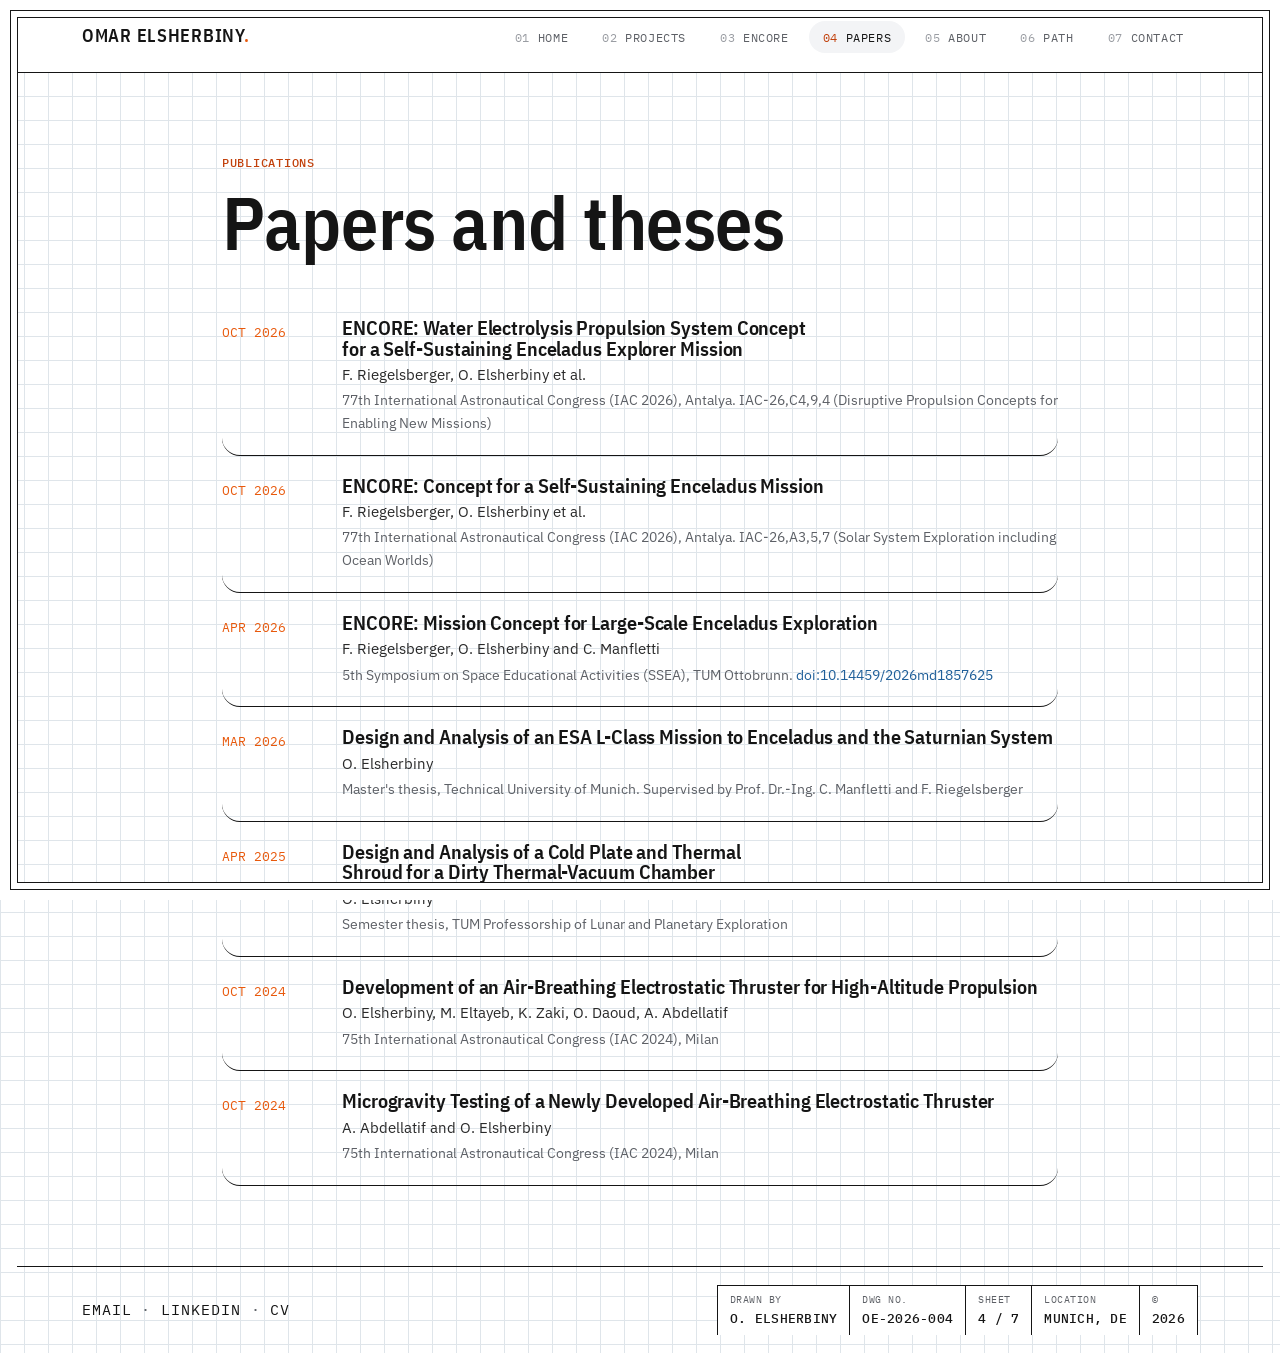
<file: papers.html>
<!DOCTYPE html>
<html lang="en">
<head>
  <meta charset="UTF-8">
  <meta name="viewport" content="width=device-width, initial-scale=1">
  <title>Papers | Omar Elsherbiny</title>
  <meta name="description" content="Publications by Omar Elsherbiny: ENCORE Enceladus mission concept, air-breathing electrostatic thruster papers at IAC 2024, and TUM theses.">
  <meta name="google-site-verification" content="ChEyM9FFLklDDXkz-xQbSa1o5CeA_1fv7jT6FsTr4jE">
  <meta property="og:title" content="Papers | Omar Elsherbiny">
  <meta property="og:description" content="Publications by Omar Elsherbiny: ENCORE Enceladus mission concept, air-breathing electrostatic thruster papers at IAC 2024, and TUM theses.">
  <meta property="og:type" content="website">
  <meta property="og:url" content="https://omarelsherbinyyy.github.io/papers.html">
  <meta property="og:image" content="https://omarelsherbinyyy.github.io/assets/img/encore-cad.webp">
  <meta name="theme-color" content="#ffffff">
  <link rel="icon" href="data:image/svg+xml,%3Csvg xmlns='http://www.w3.org/2000/svg' viewBox='0 0 64 64'%3E%3Ccircle cx='32' cy='32' r='30' fill='%23eef2f4' stroke='%230f2233' stroke-width='3'/%3E%3Cellipse cx='32' cy='32' rx='24' ry='9' fill='none' stroke='%230f2233' stroke-width='3' transform='rotate(-25 32 32)'/%3E%3Ccircle cx='32' cy='32' r='8' fill='%23e8590c'/%3E%3C/svg%3E">
  <link rel="stylesheet" href="assets/css/fonts.css">
  <link rel="stylesheet" href="assets/css/fonts-v3.css">
  <link rel="stylesheet" href="assets/css/site.css">
  <link rel="stylesheet" href="assets/css/v3.css">
  <link rel="stylesheet" href="assets/css/v4.css">
  <link rel="stylesheet" href="assets/css/v5.css">
  <link rel="stylesheet" href="assets/css/v5-frame.css">
</head>
<body>
  <nav class="nav" aria-label="Main">
    <div class="wrap">
      <a class="brand" href="index.html">Omar Elsherbiny<span>.</span></a>
      <button class="nav-toggle" type="button" aria-expanded="false" aria-label="Menu">&#9776;</button>
      <ul class="nav-links">
        <li><a href="index.html">Home</a></li>
        <li><a href="projects.html">Projects</a></li>
        <li><a href="enceladus.html">ENCORE</a></li>
        <li><a href="papers.html" aria-current="page">Papers</a></li>
        <li><a href="about.html">About</a></li>
        <li><a href="path.html">Path</a></li>
        <li><a href="contact.html">Contact</a></li>
      </ul>
    </div>
  </nav>
  <main id="main">

  <section class="section">
    <div class="wrap prose" style="max-width:900px">
      <span class="eyebrow">Publications</span>
      <h1>Papers and theses</h1>
      <div style="margin-top:20px">
        <h2 class="sr-only">Publications</h2>
        <div class="paper reveal"><div class="yr">Oct 2026</div><div>
          <h3><a href="https://iafastro.directory/iac/browse/IAC-26/C4/9/" target="_blank" rel="noopener">ENCORE: Water Electrolysis Propulsion System Concept for a Self-Sustaining Enceladus Explorer Mission</a></h3>
          <p class="authors">F. Riegelsberger, O. Elsherbiny et al.</p><p class="venue">77th International Astronautical Congress (IAC 2026), Antalya. IAC-26,C4,9,4 (Disruptive Propulsion Concepts for Enabling New Missions)</p></div></div>
        <div class="paper reveal"><div class="yr">Oct 2026</div><div>
          <h3><a href="https://iafastro.directory/iac/paper/id/110485/summary/" target="_blank" rel="noopener">ENCORE: Concept for a Self-Sustaining Enceladus Mission</a></h3>
          <p class="authors">F. Riegelsberger, O. Elsherbiny et al.</p><p class="venue">77th International Astronautical Congress (IAC 2026), Antalya. IAC-26,A3,5,7 (Solar System Exploration including Ocean Worlds)</p></div></div>
        <div class="paper reveal"><div class="yr">Apr 2026</div><div>
          <h3><a href="https://doi.org/10.14459/2026md1857625" target="_blank" rel="noopener">ENCORE: Mission Concept for Large-Scale Enceladus Exploration</a></h3>
          <p class="authors">F. Riegelsberger, O. Elsherbiny and C. Manfletti</p><p class="venue">5th Symposium on Space Educational Activities (SSEA), TUM Ottobrunn. <a href="https://doi.org/10.14459/2026md1857625" target="_blank" rel="noopener">doi:10.14459/2026md1857625</a></p></div></div>
        <div class="paper reveal"><div class="yr">Mar 2026</div><div>
          <h3><a href="enceladus.html">Design and Analysis of an ESA L-Class Mission to Enceladus and the Saturnian System</a></h3>
          <p class="authors">O. Elsherbiny</p><p class="venue">Master's thesis, Technical University of Munich. Supervised by Prof. Dr.-Ing. C. Manfletti and F. Riegelsberger</p></div></div>
        <div class="paper reveal"><div class="yr">Apr 2025</div><div>
          <h3><a href="tvac.html">Design and Analysis of a Cold Plate and Thermal Shroud for a Dirty Thermal-Vacuum Chamber</a></h3>
          <p class="authors">O. Elsherbiny</p><p class="venue">Semester thesis, TUM Professorship of Lunar and Planetary Exploration</p></div></div>
        <div class="paper reveal"><div class="yr">Oct 2024</div><div>
          <h3><a href="https://www.researchgate.net/publication/388575783_Development_of_an_Air-Breathing_Electrostatic_Thruster" target="_blank" rel="noopener">Development of an Air-Breathing Electrostatic Thruster for High-Altitude Propulsion</a></h3>
          <p class="authors">O. Elsherbiny, M. Eltayeb, K. Zaki, O. Daoud, A. Abdellatif</p><p class="venue">75th International Astronautical Congress (IAC 2024), Milan</p></div></div>
        <div class="paper reveal"><div class="yr">Oct 2024</div><div>
          <h3><a href="https://www.researchgate.net/publication/388592163_Microgravity_Testing_of_a_Newly_Developed_Air-Breathing_Electrostatic_Thruster" target="_blank" rel="noopener">Microgravity Testing of a Newly Developed Air-Breathing Electrostatic Thruster</a></h3>
          <p class="authors">A. Abdellatif and O. Elsherbiny</p><p class="venue">75th International Astronautical Congress (IAC 2024), Milan</p></div></div>
      </div>
    </div>
  </section>

  </main>
  <footer class="footer">
    <div class="wrap">
      <span class="links"><a href="mailto:omarshoukri@gmail.com">Email</a> &middot; <a href="https://www.linkedin.com/in/omarelsherbinyyy/" target="_blank" rel="noopener">LinkedIn</a> &middot; <a href="assets/docs/cv.pdf">CV</a></span>
      <div class="title-block">
        <div>Drawn by<b>O. Elsherbiny</b></div>
        <div>Dwg no.<b>OE-2026-004</b></div>
        <div>Sheet<b>4 / 7</b></div>
        <div>Location<b>Munich, DE</b></div>
        <div>&copy;<b><span id="year">2026</span></b></div>
      </div>
    </div>
  </footer>
  <div class="modal" id="project-modal" role="dialog" aria-modal="true" aria-labelledby="modal-title">
    <div class="modal-backdrop"></div>
    <div class="modal-panel"></div>
  </div>
  <script src="assets/js/site.js"></script>
  <script src="assets/js/cursor-grid.js"></script>
  <script src="assets/js/phone-gallery.js"></script>
  <script src="assets/js/modal-scroll.js"></script>
</body>
</html>
</file>
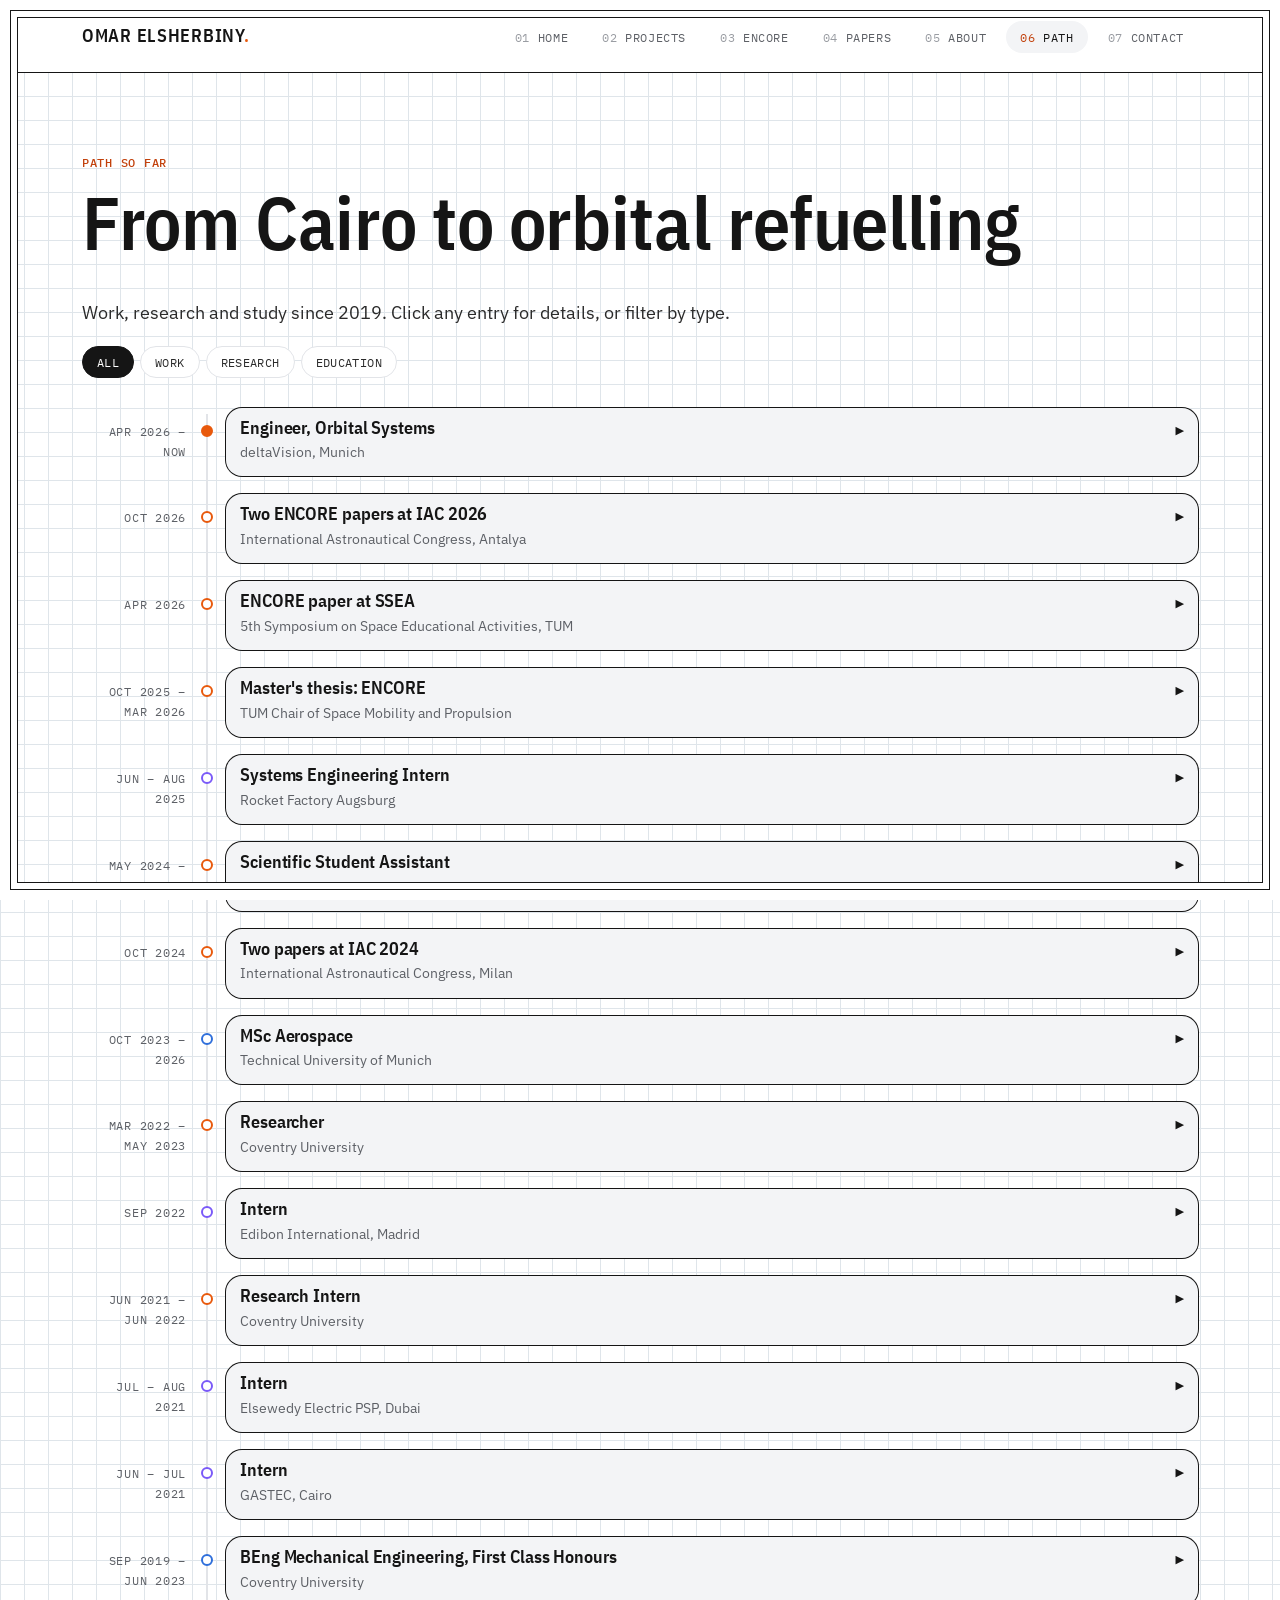
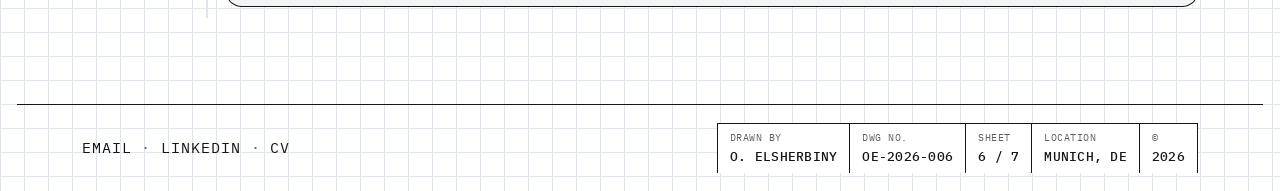
<file: path.html>
<!DOCTYPE html>
<html lang="en">
<head>
  <meta charset="UTF-8">
  <meta name="viewport" content="width=device-width, initial-scale=1">
  <title>Path so far | Omar Elsherbiny</title>
  <meta name="description" content="Omar Elsherbiny's path so far: work at deltaVision and Rocket Factory Augsburg, research at TUM and Coventry, and education.">
  <meta name="google-site-verification" content="ChEyM9FFLklDDXkz-xQbSa1o5CeA_1fv7jT6FsTr4jE">
  <meta property="og:title" content="Path so far | Omar Elsherbiny">
  <meta property="og:description" content="Omar Elsherbiny's path so far: work at deltaVision and Rocket Factory Augsburg, research at TUM and Coventry, and education.">
  <meta property="og:type" content="website">
  <meta property="og:url" content="https://omarelsherbinyyy.github.io/path.html">
  <meta property="og:image" content="https://omarelsherbinyyy.github.io/assets/img/encore-cad.webp">
  <meta name="theme-color" content="#ffffff">
  <link rel="icon" href="data:image/svg+xml,%3Csvg xmlns='http://www.w3.org/2000/svg' viewBox='0 0 64 64'%3E%3Ccircle cx='32' cy='32' r='30' fill='%23eef2f4' stroke='%230f2233' stroke-width='3'/%3E%3Cellipse cx='32' cy='32' rx='24' ry='9' fill='none' stroke='%230f2233' stroke-width='3' transform='rotate(-25 32 32)'/%3E%3Ccircle cx='32' cy='32' r='8' fill='%23e8590c'/%3E%3C/svg%3E">
  <link rel="stylesheet" href="assets/css/fonts.css">
  <link rel="stylesheet" href="assets/css/fonts-v3.css">
  <link rel="stylesheet" href="assets/css/site.css">
  <link rel="stylesheet" href="assets/css/v3.css">
  <link rel="stylesheet" href="assets/css/v4.css">
  <link rel="stylesheet" href="assets/css/v5.css">
  <link rel="stylesheet" href="assets/css/v5-frame.css">
</head>
<body>
  <nav class="nav" aria-label="Main">
    <div class="wrap">
      <a class="brand" href="index.html">Omar Elsherbiny<span>.</span></a>
      <button class="nav-toggle" type="button" aria-expanded="false" aria-label="Menu">&#9776;</button>
      <ul class="nav-links">
        <li><a href="index.html">Home</a></li>
        <li><a href="projects.html">Projects</a></li>
        <li><a href="enceladus.html">ENCORE</a></li>
        <li><a href="papers.html">Papers</a></li>
        <li><a href="about.html">About</a></li>
        <li><a href="path.html" aria-current="page">Path</a></li>
        <li><a href="contact.html">Contact</a></li>
      </ul>
    </div>
  </nav>
  <main id="main">
  <section class="section">
    <div class="wrap">
      <span class="eyebrow">Path so far</span>
      <h1>From Cairo to orbital refuelling</h1>
      <p class="lead">Work, research and study since 2019. Click any entry for details, or filter by type.</p>
      <div class="filter-row" id="tl-filters" style="margin-top:16px">
        <button class="filter-btn" type="button" data-val="all" aria-pressed="true">All</button>
        <button class="filter-btn" type="button" data-val="work" aria-pressed="false">Work</button>
        <button class="filter-btn" type="button" data-val="research" aria-pressed="false">Research</button>
        <button class="filter-btn" type="button" data-val="edu" aria-pressed="false">Education</button>
      </div>
      <h2 class="sr-only">Timeline</h2>
      <div class="timeline">
        <div class="tl-item current" data-kind="work">
          <div class="tl-date">Apr 2026 &ndash; now</div><span class="tl-dot"></span>
          <div class="tl-card" aria-expanded="false">
            <div class="tl-head"><div><h3>Engineer, Orbital Systems</h3><span class="where">deltaVision, Munich</span></div><span class="chev">&#9654;</span></div>
            <div class="tl-detail"><p>Working between mechanical design and systems engineering on a refuelling module for multi-orbit spacecraft, funded under ESA's GSTP. Physical architecture, CAD design and structural analysis (FEA).</p></div>
          </div>
        </div>
        <div class="tl-item" data-kind="research">
          <div class="tl-date">Oct 2026</div><span class="tl-dot"></span>
          <div class="tl-card" aria-expanded="false">
            <div class="tl-head"><div><h3>Two ENCORE papers at IAC 2026</h3><span class="where">International Astronautical Congress, Antalya</span></div><span class="chev">&#9654;</span></div>
            <div class="tl-detail"><p>Co-author on the ENCORE mission concept and its water electrolysis propulsion system, presented in the Ocean Worlds and Disruptive Propulsion sessions. <a href="papers.html">Papers &rarr;</a></p></div>
          </div>
        </div>
        <div class="tl-item" data-kind="research">
          <div class="tl-date">Apr 2026</div><span class="tl-dot"></span>
          <div class="tl-card" aria-expanded="false">
            <div class="tl-head"><div><h3>ENCORE paper at SSEA</h3><span class="where">5th Symposium on Space Educational Activities, TUM</span></div><span class="chev">&#9654;</span></div>
            <div class="tl-detail"><p>ENCORE: Mission Concept for Large-Scale Enceladus Exploration, with F. Riegelsberger and C. Manfletti. <a href="https://doi.org/10.14459/2026md1857625" target="_blank" rel="noopener">Paper &rarr;</a></p></div>
          </div>
        </div>
        <div class="tl-item" data-kind="research">
          <div class="tl-date">Oct 2025 &ndash; Mar 2026</div><span class="tl-dot"></span>
          <div class="tl-card" aria-expanded="false">
            <div class="tl-head"><div><h3>Master's thesis: ENCORE</h3><span class="where">TUM Chair of Space Mobility and Propulsion</span></div><span class="chev">&#9654;</span></div>
            <div class="tl-detail"><p>Mission architecture, trajectory design and water electrolysis propulsion for a candidate ESA L-Class mission to Enceladus, with Prof. Dr.-Ing. Chiara Manfletti. <a href="enceladus.html">Explore the mission &rarr;</a></p></div>
          </div>
        </div>
        <div class="tl-item" data-kind="work">
          <div class="tl-date">Jun &ndash; Aug 2025</div><span class="tl-dot"></span>
          <div class="tl-card" aria-expanded="false">
            <div class="tl-head"><div><h3>Systems Engineering Intern</h3><span class="where">Rocket Factory Augsburg</span></div><span class="chev">&#9654;</span></div>
            <div class="tl-detail"><p>Risk assessment tool for safety-critical systems, FMEA on the separation system, COPV safety analysis and a review of 21 ground launch systems. <a href="rfa.html">Details &rarr;</a></p></div>
          </div>
        </div>
        <div class="tl-item" data-kind="research">
          <div class="tl-date">May 2024 &ndash; Jun 2025</div><span class="tl-dot"></span>
          <div class="tl-card" aria-expanded="false">
            <div class="tl-head"><div><h3>Scientific Student Assistant</h3><span class="where">TUM Lunar and Planetary Exploration</span></div><span class="chev">&#9654;</span></div>
            <div class="tl-detail"><p>With Prof. Dr. Philipp Reiss: lab infrastructure, support for PhD research and teaching demonstrators, including the <a href="projects.html#psr">PSR demonstrator</a>. Semester thesis on a <a href="tvac.html">thermal-vacuum cold plate and shroud</a>.</p></div>
          </div>
        </div>
        <div class="tl-item" data-kind="research">
          <div class="tl-date">Oct 2024</div><span class="tl-dot"></span>
          <div class="tl-card" aria-expanded="false">
            <div class="tl-head"><div><h3>Two papers at IAC 2024</h3><span class="where">International Astronautical Congress, Milan</span></div><span class="chev">&#9654;</span></div>
            <div class="tl-detail"><p>Development and microgravity testing of an air-breathing electrostatic thruster. <a href="papers.html">Papers &rarr;</a></p></div>
          </div>
        </div>
        <div class="tl-item" data-kind="edu">
          <div class="tl-date">Oct 2023 &ndash; 2026</div><span class="tl-dot"></span>
          <div class="tl-card" aria-expanded="false">
            <div class="tl-head"><div><h3>MSc Aerospace</h3><span class="where">Technical University of Munich</span></div><span class="chev">&#9654;</span></div>
            <div class="tl-detail"><p>Project work included a methalox engine design challenge, an Earth-Mars cycler refuelling mission, hot-fire tests of a water electrolysis thruster and manual dockings in the Soyuz simulator. Courses included Spacecraft Design, Space Mission Design, Systems Engineering, Model-Based Systems Engineering, Rocket Propulsion I &amp; II, Electric Space Propulsion, Spacecraft Thermal Analysis and Test, Orbit and Flight Mechanics, Topology Optimisation and Space Resources.</p></div>
          </div>
        </div>
        <div class="tl-item" data-kind="research">
          <div class="tl-date">Mar 2022 &ndash; May 2023</div><span class="tl-dot"></span>
          <div class="tl-card" aria-expanded="false">
            <div class="tl-head"><div><h3>Researcher</h3><span class="where">Coventry University</span></div><span class="chev">&#9654;</span></div>
            <div class="tl-detail"><p>Carbon emission price forecasting with neural networks and multifractal analysis, with Prof. Stratis Kanarachos. <a href="projects.html#mfdfa">Project &rarr;</a></p></div>
          </div>
        </div>
        <div class="tl-item" data-kind="work">
          <div class="tl-date">Sep 2022</div><span class="tl-dot"></span>
          <div class="tl-card" aria-expanded="false">
            <div class="tl-head"><div><h3>Intern</h3><span class="where">Edibon International, Madrid</span></div><span class="chev">&#9654;</span></div>
            <div class="tl-detail"><p>Testing and validation of teaching equipment, including a hydrogen fuel cell, a wind turbine and pipe heat-transfer rigs.</p></div>
          </div>
        </div>
        <div class="tl-item" data-kind="research">
          <div class="tl-date">Jun 2021 &ndash; Jun 2022</div><span class="tl-dot"></span>
          <div class="tl-card" aria-expanded="false">
            <div class="tl-head"><div><h3>Research Intern</h3><span class="where">Coventry University</span></div><span class="chev">&#9654;</span></div>
            <div class="tl-detail"><p>Mechanical properties of 3D-printed Wood PLA and ABS: fabricated specimens in four designs and ran tensile tests to ISO standards.</p></div>
          </div>
        </div>
        <div class="tl-item" data-kind="work">
          <div class="tl-date">Jul &ndash; Aug 2021</div><span class="tl-dot"></span>
          <div class="tl-card" aria-expanded="false">
            <div class="tl-head"><div><h3>Intern</h3><span class="where">Elsewedy Electric PSP, Dubai</span></div><span class="chev">&#9654;</span></div>
            <div class="tl-detail"><p>Operations department at the El Layyah power plant, rotating through engineering, procurement, construction, HSE and quality control.</p></div>
          </div>
        </div>
        <div class="tl-item" data-kind="work">
          <div class="tl-date">Jun &ndash; Jul 2021</div><span class="tl-dot"></span>
          <div class="tl-card" aria-expanded="false">
            <div class="tl-head"><div><h3>Intern</h3><span class="where">GASTEC, Cairo</span></div><span class="chev">&#9654;</span></div>
            <div class="tl-detail"><p>Converting gasoline cars to compressed natural gas, maintaining CNG stations, and SolidWorks simulations.</p></div>
          </div>
        </div>
        <div class="tl-item" data-kind="edu">
          <div class="tl-date">Sep 2019 &ndash; Jun 2023</div><span class="tl-dot"></span>
          <div class="tl-card" aria-expanded="false">
            <div class="tl-head"><div><h3>BEng Mechanical Engineering, First Class Honours</h3><span class="where">Coventry University</span></div><span class="chev">&#9654;</span></div>
            <div class="tl-detail"><p>Top Achiever Scholarship and Academic Scholarship. Technical officer of the robotics club and mechanical lead for the international Minesweepers competition.</p></div>
          </div>
        </div>
      </div>
    </div>
  </section>


  </main>
  <footer class="footer">
    <div class="wrap">
      <span class="links"><a href="mailto:omarshoukri@gmail.com">Email</a> &middot; <a href="https://www.linkedin.com/in/omarelsherbinyyy/" target="_blank" rel="noopener">LinkedIn</a> &middot; <a href="assets/docs/cv.pdf">CV</a></span>
      <div class="title-block">
        <div>Drawn by<b>O. Elsherbiny</b></div>
        <div>Dwg no.<b>OE-2026-006</b></div>
        <div>Sheet<b>6 / 7</b></div>
        <div>Location<b>Munich, DE</b></div>
        <div>&copy;<b><span id="year">2026</span></b></div>
      </div>
    </div>
  </footer>
  <div class="modal" id="project-modal" role="dialog" aria-modal="true" aria-labelledby="modal-title">
    <div class="modal-backdrop"></div>
    <div class="modal-panel"></div>
  </div>
  <script src="assets/js/site.js"></script>
  <script src="assets/js/cursor-grid.js"></script>
  <script src="assets/js/phone-gallery.js"></script>
  <script src="assets/js/modal-scroll.js"></script>
</body>
</html>
</file>
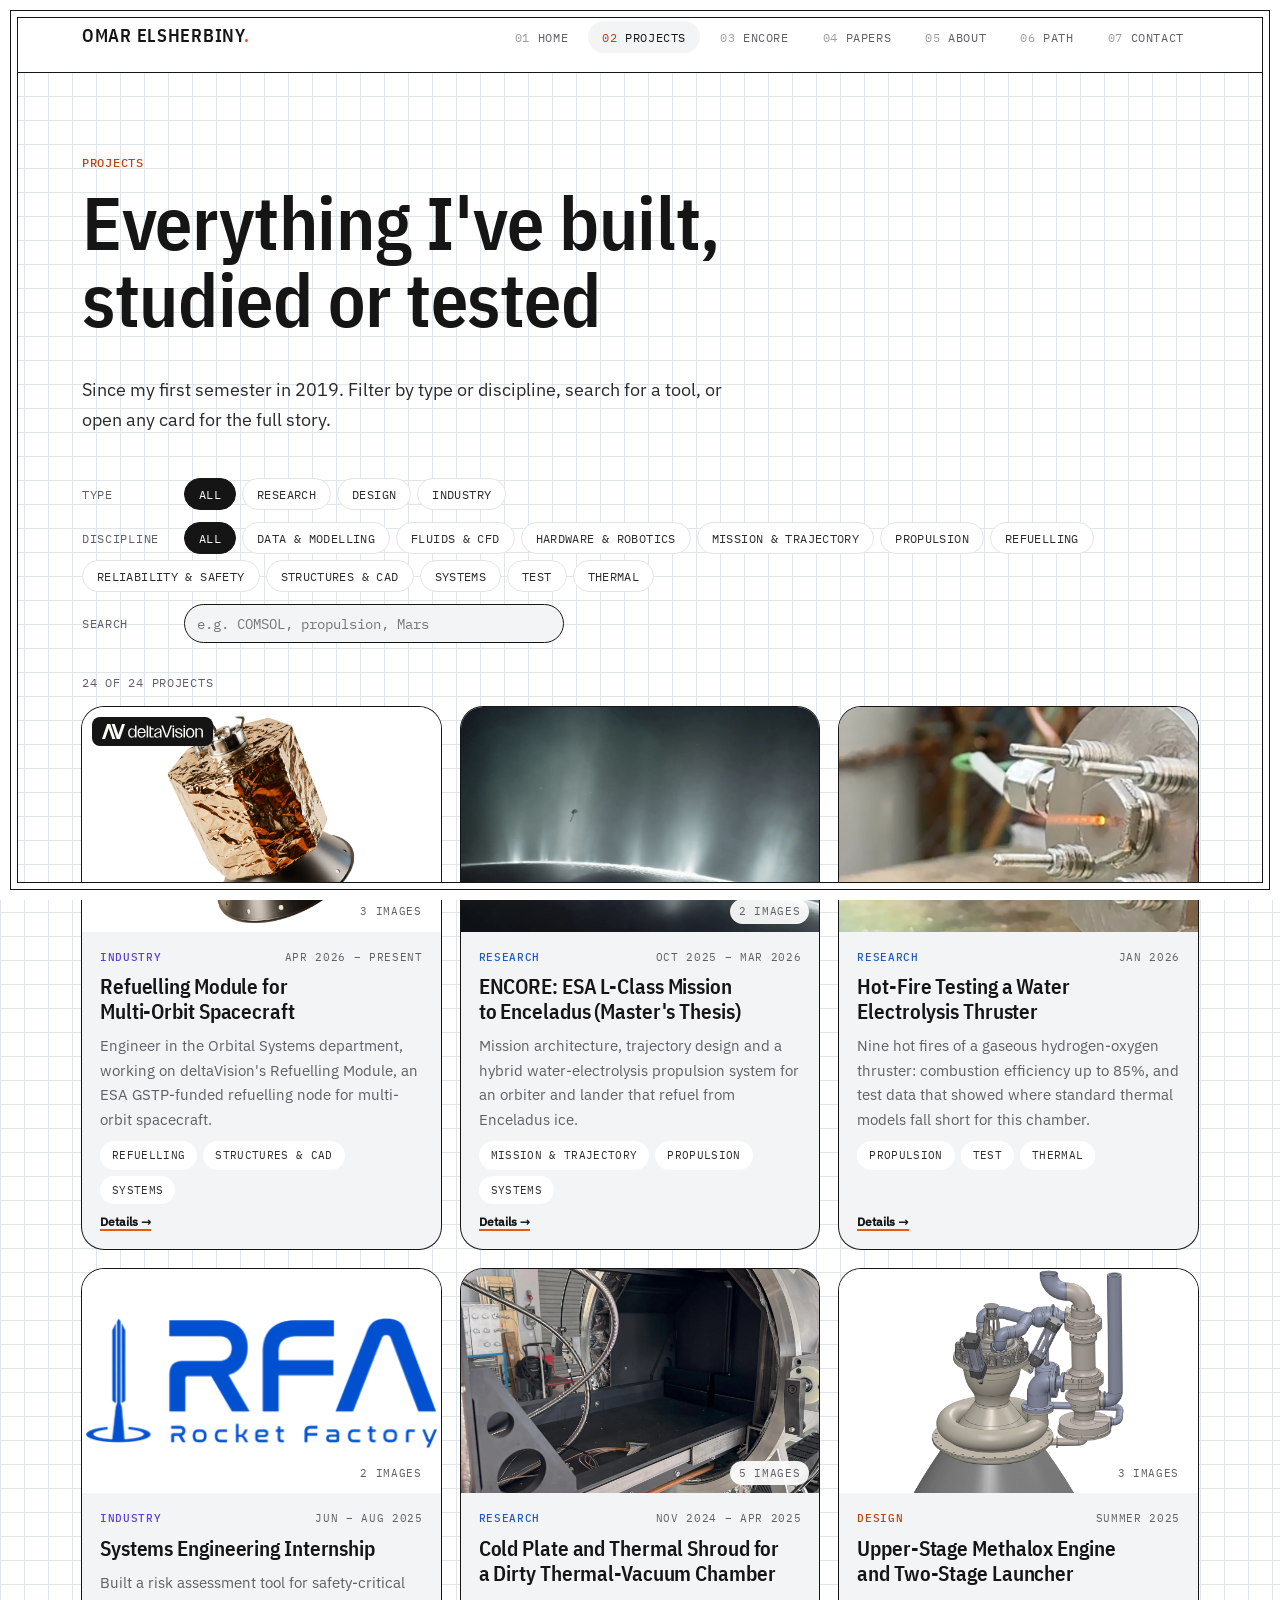
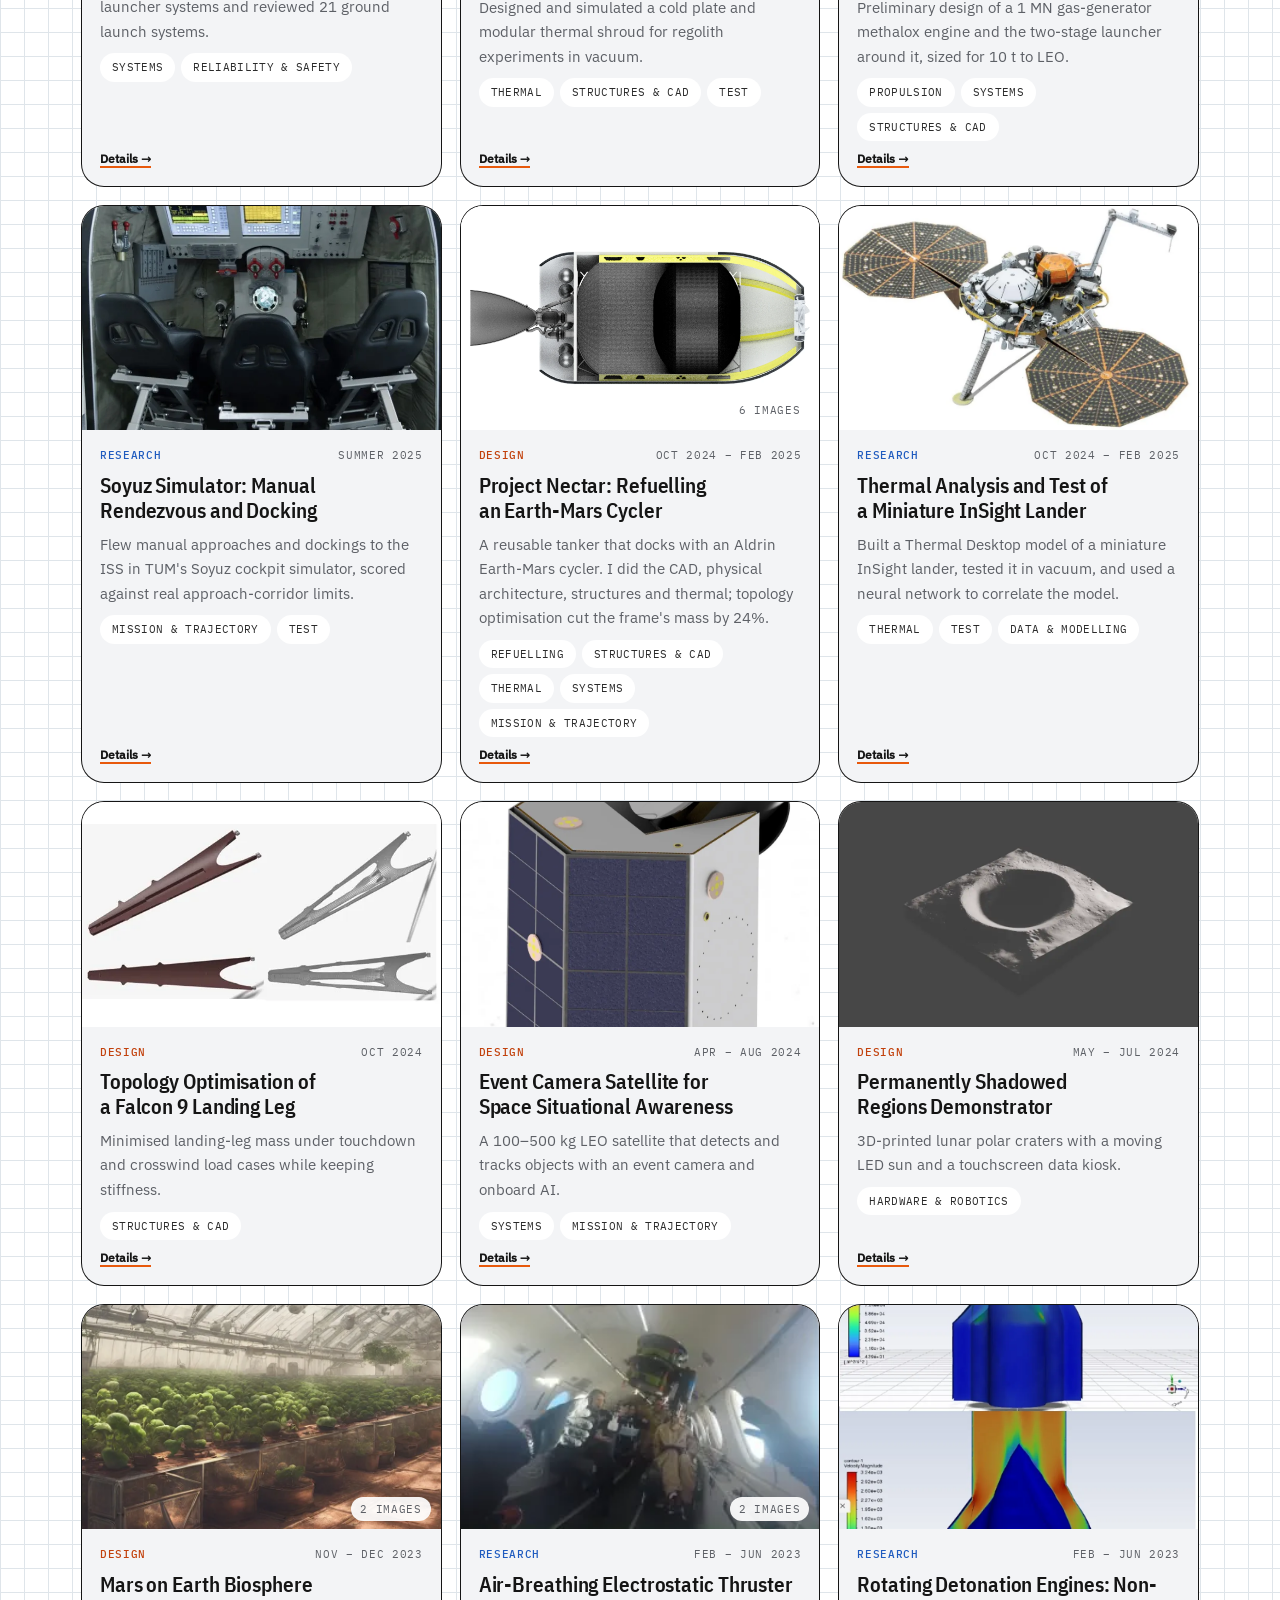
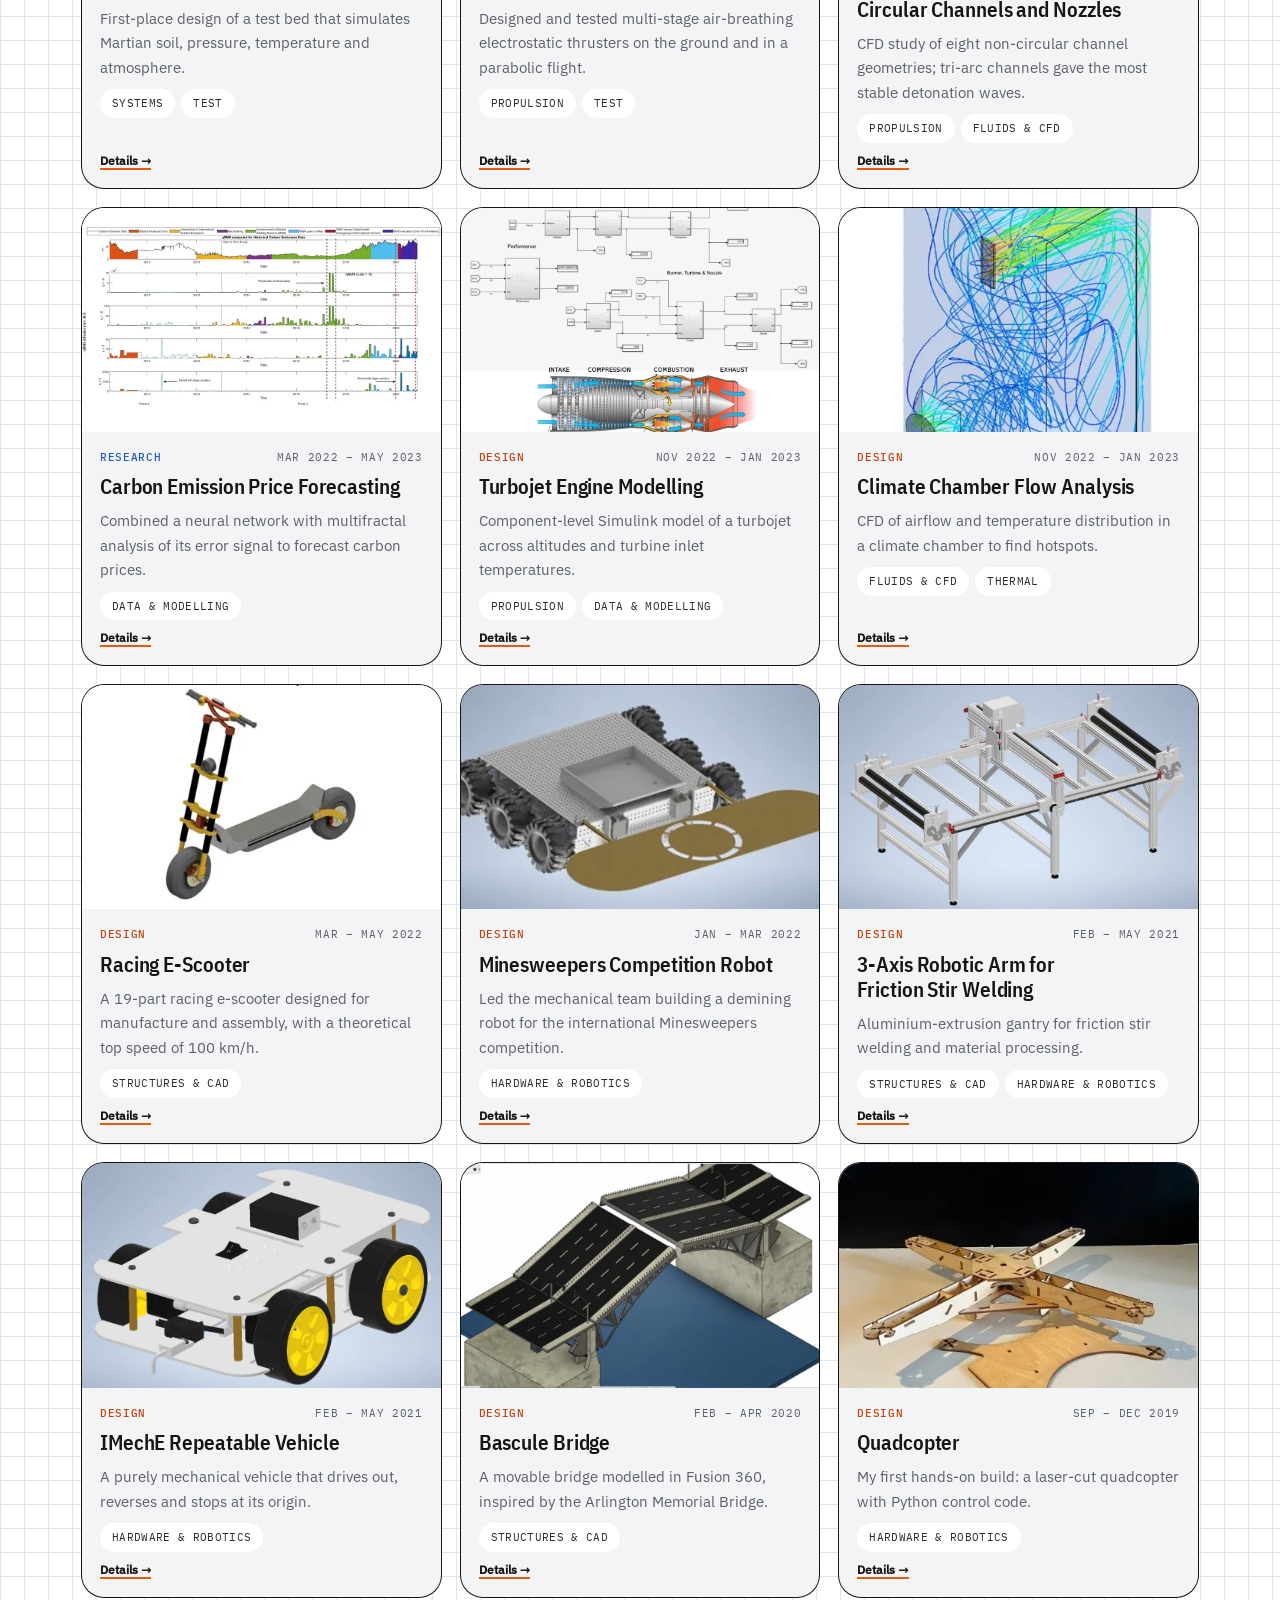
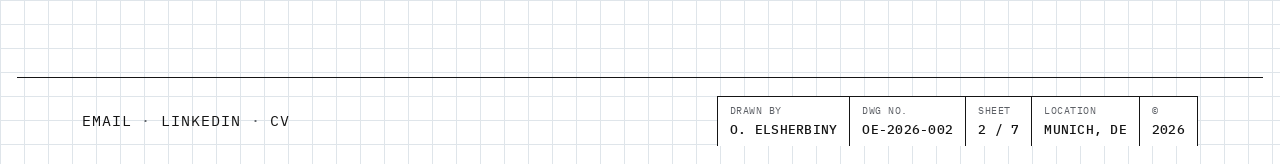
<file: projects.html>
<!DOCTYPE html>
<html lang="en">
<head>
  <meta charset="UTF-8">
  <meta name="viewport" content="width=device-width, initial-scale=1">
  <title>Projects | Omar Elsherbiny</title>
  <meta name="description" content="Aerospace and mechanical engineering projects by Omar Elsherbiny: orbital refuelling, ENCORE Enceladus mission, thermal-vacuum hardware, electrostatic thrusters, rotating detonation engines and more.">
  <meta name="google-site-verification" content="ChEyM9FFLklDDXkz-xQbSa1o5CeA_1fv7jT6FsTr4jE">
  <meta property="og:title" content="Projects | Omar Elsherbiny">
  <meta property="og:description" content="Aerospace and mechanical engineering projects by Omar Elsherbiny: orbital refuelling, ENCORE Enceladus mission, thermal-vacuum hardware, electrostatic thrusters, rotating detonation engines and more.">
  <meta property="og:type" content="website">
  <meta property="og:url" content="https://omarelsherbinyyy.github.io/projects.html">
  <meta property="og:image" content="https://omarelsherbinyyy.github.io/assets/img/encore-cad.webp">
  <meta name="theme-color" content="#ffffff">
  <link rel="icon" href="data:image/svg+xml,%3Csvg xmlns='http://www.w3.org/2000/svg' viewBox='0 0 64 64'%3E%3Ccircle cx='32' cy='32' r='30' fill='%23eef2f4' stroke='%230f2233' stroke-width='3'/%3E%3Cellipse cx='32' cy='32' rx='24' ry='9' fill='none' stroke='%230f2233' stroke-width='3' transform='rotate(-25 32 32)'/%3E%3Ccircle cx='32' cy='32' r='8' fill='%23e8590c'/%3E%3C/svg%3E">
  <link rel="stylesheet" href="assets/css/fonts.css">
  <link rel="stylesheet" href="assets/css/fonts-v3.css">
  <link rel="stylesheet" href="assets/css/site.css">
  <link rel="stylesheet" href="assets/css/v3.css">
  <link rel="stylesheet" href="assets/css/v4.css">
  <link rel="stylesheet" href="assets/css/v5.css">
  <link rel="stylesheet" href="assets/css/v5-frame.css">
</head>
<body>
  <nav class="nav" aria-label="Main">
    <div class="wrap">
      <a class="brand" href="index.html">Omar Elsherbiny<span>.</span></a>
      <button class="nav-toggle" type="button" aria-expanded="false" aria-label="Menu">&#9776;</button>
      <ul class="nav-links">
        <li><a href="index.html">Home</a></li>
        <li><a href="projects.html" aria-current="page">Projects</a></li>
        <li><a href="enceladus.html">ENCORE</a></li>
        <li><a href="papers.html">Papers</a></li>
        <li><a href="about.html">About</a></li>
        <li><a href="path.html">Path</a></li>
        <li><a href="contact.html">Contact</a></li>
      </ul>
    </div>
  </nav>
  <main id="main">

  <section class="section">
    <div class="wrap">
      <span class="eyebrow">Projects</span>
      <h1>Everything I've built, studied or tested</h1>
      <p class="lead">Since my first semester in 2019. Filter by type or discipline, search for a tool, or open any card for the full story.</p>
      <div class="filters">
        <div class="filter-row" id="filter-type"><span class="label">Type</span></div>
        <div class="filter-row" id="filter-domain"><span class="label">Discipline</span></div>
        <div class="filter-row"><span class="label">Search</span><input class="search" id="project-search" type="search" placeholder="e.g. COMSOL, propulsion, Mars" aria-label="Search projects"></div>
      </div>
      <div class="result-count" id="result-count" aria-live="polite"></div>
      <h2 class="sr-only">Project list</h2>
      <div class="grid grid-3" id="project-grid"></div>
    </div>
  </section>

  </main>
  <footer class="footer">
    <div class="wrap">
      <span class="links"><a href="mailto:omarshoukri@gmail.com">Email</a> &middot; <a href="https://www.linkedin.com/in/omarelsherbinyyy/" target="_blank" rel="noopener">LinkedIn</a> &middot; <a href="assets/docs/cv.pdf">CV</a></span>
      <div class="title-block">
        <div>Drawn by<b>O. Elsherbiny</b></div>
        <div>Dwg no.<b>OE-2026-002</b></div>
        <div>Sheet<b>2 / 7</b></div>
        <div>Location<b>Munich, DE</b></div>
        <div>&copy;<b><span id="year">2026</span></b></div>
      </div>
    </div>
  </footer>
  <div class="modal" id="project-modal" role="dialog" aria-modal="true" aria-labelledby="modal-title">
    <div class="modal-backdrop"></div>
    <div class="modal-panel"></div>
  </div>
  <script src="assets/js/projects-data.js"></script>
  <script src="assets/js/site.js"></script>
  <script src="assets/js/cursor-grid.js"></script>
  <script src="assets/js/phone-gallery.js"></script>
  <script src="assets/js/modal-scroll.js"></script>
</body>
</html>
</file>
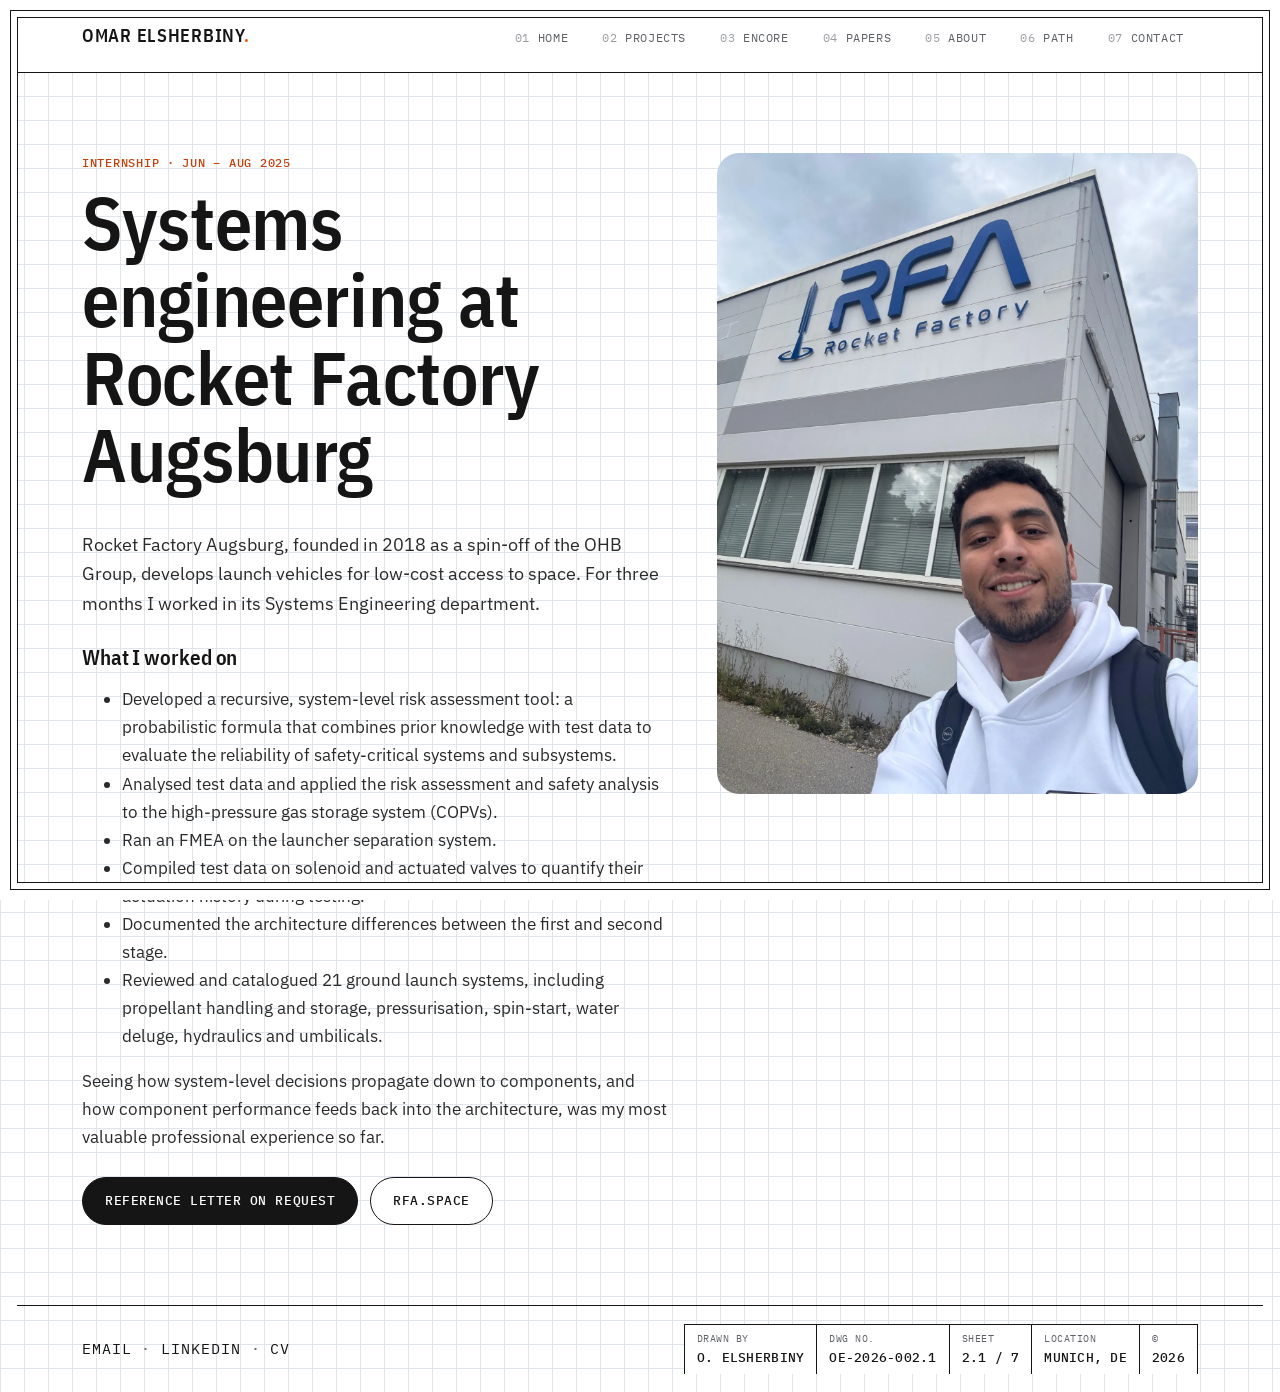
<file: rfa.html>
<!DOCTYPE html>
<html lang="en">
<head>
  <meta charset="UTF-8">
  <meta name="viewport" content="width=device-width, initial-scale=1">
  <title>Rocket Factory Augsburg Internship | Omar Elsherbiny</title>
  <meta name="description" content="Systems engineering internship at Rocket Factory Augsburg: risk assessment tool, FMEA, COPV safety analysis and review of 21 ground launch systems.">
  <meta name="google-site-verification" content="ChEyM9FFLklDDXkz-xQbSa1o5CeA_1fv7jT6FsTr4jE">
  <meta property="og:title" content="Rocket Factory Augsburg Internship | Omar Elsherbiny">
  <meta property="og:description" content="Systems engineering internship at Rocket Factory Augsburg: risk assessment tool, FMEA, COPV safety analysis and review of 21 ground launch systems.">
  <meta property="og:type" content="website">
  <meta property="og:url" content="https://omarelsherbinyyy.github.io/rfa.html">
  <meta property="og:image" content="https://omarelsherbinyyy.github.io/assets/img/encore-cad.webp">
  <meta name="theme-color" content="#ffffff">
  <link rel="icon" href="data:image/svg+xml,%3Csvg xmlns='http://www.w3.org/2000/svg' viewBox='0 0 64 64'%3E%3Ccircle cx='32' cy='32' r='30' fill='%23eef2f4' stroke='%230f2233' stroke-width='3'/%3E%3Cellipse cx='32' cy='32' rx='24' ry='9' fill='none' stroke='%230f2233' stroke-width='3' transform='rotate(-25 32 32)'/%3E%3Ccircle cx='32' cy='32' r='8' fill='%23e8590c'/%3E%3C/svg%3E">
  <link rel="stylesheet" href="assets/css/fonts.css">
  <link rel="stylesheet" href="assets/css/fonts-v3.css">
  <link rel="stylesheet" href="assets/css/site.css">
  <link rel="stylesheet" href="assets/css/v3.css">
  <link rel="stylesheet" href="assets/css/v4.css">
  <link rel="stylesheet" href="assets/css/v5.css">
  <link rel="stylesheet" href="assets/css/v5-frame.css">
</head>
<body>
  <nav class="nav" aria-label="Main">
    <div class="wrap">
      <a class="brand" href="index.html">Omar Elsherbiny<span>.</span></a>
      <button class="nav-toggle" type="button" aria-expanded="false" aria-label="Menu">&#9776;</button>
      <ul class="nav-links">
        <li><a href="index.html">Home</a></li>
        <li><a href="projects.html">Projects</a></li>
        <li><a href="enceladus.html">ENCORE</a></li>
        <li><a href="papers.html">Papers</a></li>
        <li><a href="about.html">About</a></li>
        <li><a href="path.html">Path</a></li>
        <li><a href="contact.html">Contact</a></li>
      </ul>
    </div>
  </nav>
  <main id="main">

  <section class="section">
    <div class="wrap split" style="align-items:start">
      <div class="prose">
        <span class="eyebrow">Internship &middot; Jun &ndash; Aug 2025</span>
        <h1>Systems engineering at Rocket Factory Augsburg</h1>
        <p class="lead">Rocket Factory Augsburg, founded in 2018 as a spin-off of the OHB Group, develops launch vehicles for low-cost access to space. For three months I worked in its Systems Engineering department.</p>
        <h2 class="sr-only">Details</h2>
        <h3 style="margin-top:28px">What I worked on</h3>
        <ul>
          <li>Developed a recursive, system-level risk assessment tool: a probabilistic formula that combines prior knowledge with test data to evaluate the reliability of safety-critical systems and subsystems.</li>
          <li>Analysed test data and applied the risk assessment and safety analysis to the high-pressure gas storage system (COPVs).</li>
          <li>Ran an FMEA on the launcher separation system.</li>
          <li>Compiled test data on solenoid and actuated valves to quantify their actuation history during testing.</li>
          <li>Documented the architecture differences between the first and second stage.</li>
          <li>Reviewed and catalogued 21 ground launch systems, including propellant handling and storage, pressurisation, spin-start, water deluge, hydraulics and umbilicals.</li>
        </ul>
        <p>Seeing how system-level decisions propagate down to components, and how component performance feeds back into the architecture, was my most valuable professional experience so far.</p>
        <div class="btn-row">
          <a class="btn btn-primary" href="contact.html">Reference letter on request</a>
          <a class="btn" href="https://www.rfa.space/" target="_blank" rel="noopener">rfa.space</a>
        </div>
      </div>
      <figure class="figure" style="margin:0"><img src="assets/img/rfa.webp" alt="Omar at Rocket Factory Augsburg" loading="lazy"></figure>
    </div>
  </section>

  </main>
  <footer class="footer">
    <div class="wrap">
      <span class="links"><a href="mailto:omarshoukri@gmail.com">Email</a> &middot; <a href="https://www.linkedin.com/in/omarelsherbinyyy/" target="_blank" rel="noopener">LinkedIn</a> &middot; <a href="assets/docs/cv.pdf">CV</a></span>
      <div class="title-block">
        <div>Drawn by<b>O. Elsherbiny</b></div>
        <div>Dwg no.<b>OE-2026-002.1</b></div>
        <div>Sheet<b>2.1 / 7</b></div>
        <div>Location<b>Munich, DE</b></div>
        <div>&copy;<b><span id="year">2026</span></b></div>
      </div>
    </div>
  </footer>
  <div class="modal" id="project-modal" role="dialog" aria-modal="true" aria-labelledby="modal-title">
    <div class="modal-backdrop"></div>
    <div class="modal-panel"></div>
  </div>
  <script src="assets/js/site.js"></script>
  <script src="assets/js/cursor-grid.js"></script>
  <script src="assets/js/phone-gallery.js"></script>
  <script src="assets/js/modal-scroll.js"></script>
</body>
</html>
</file>
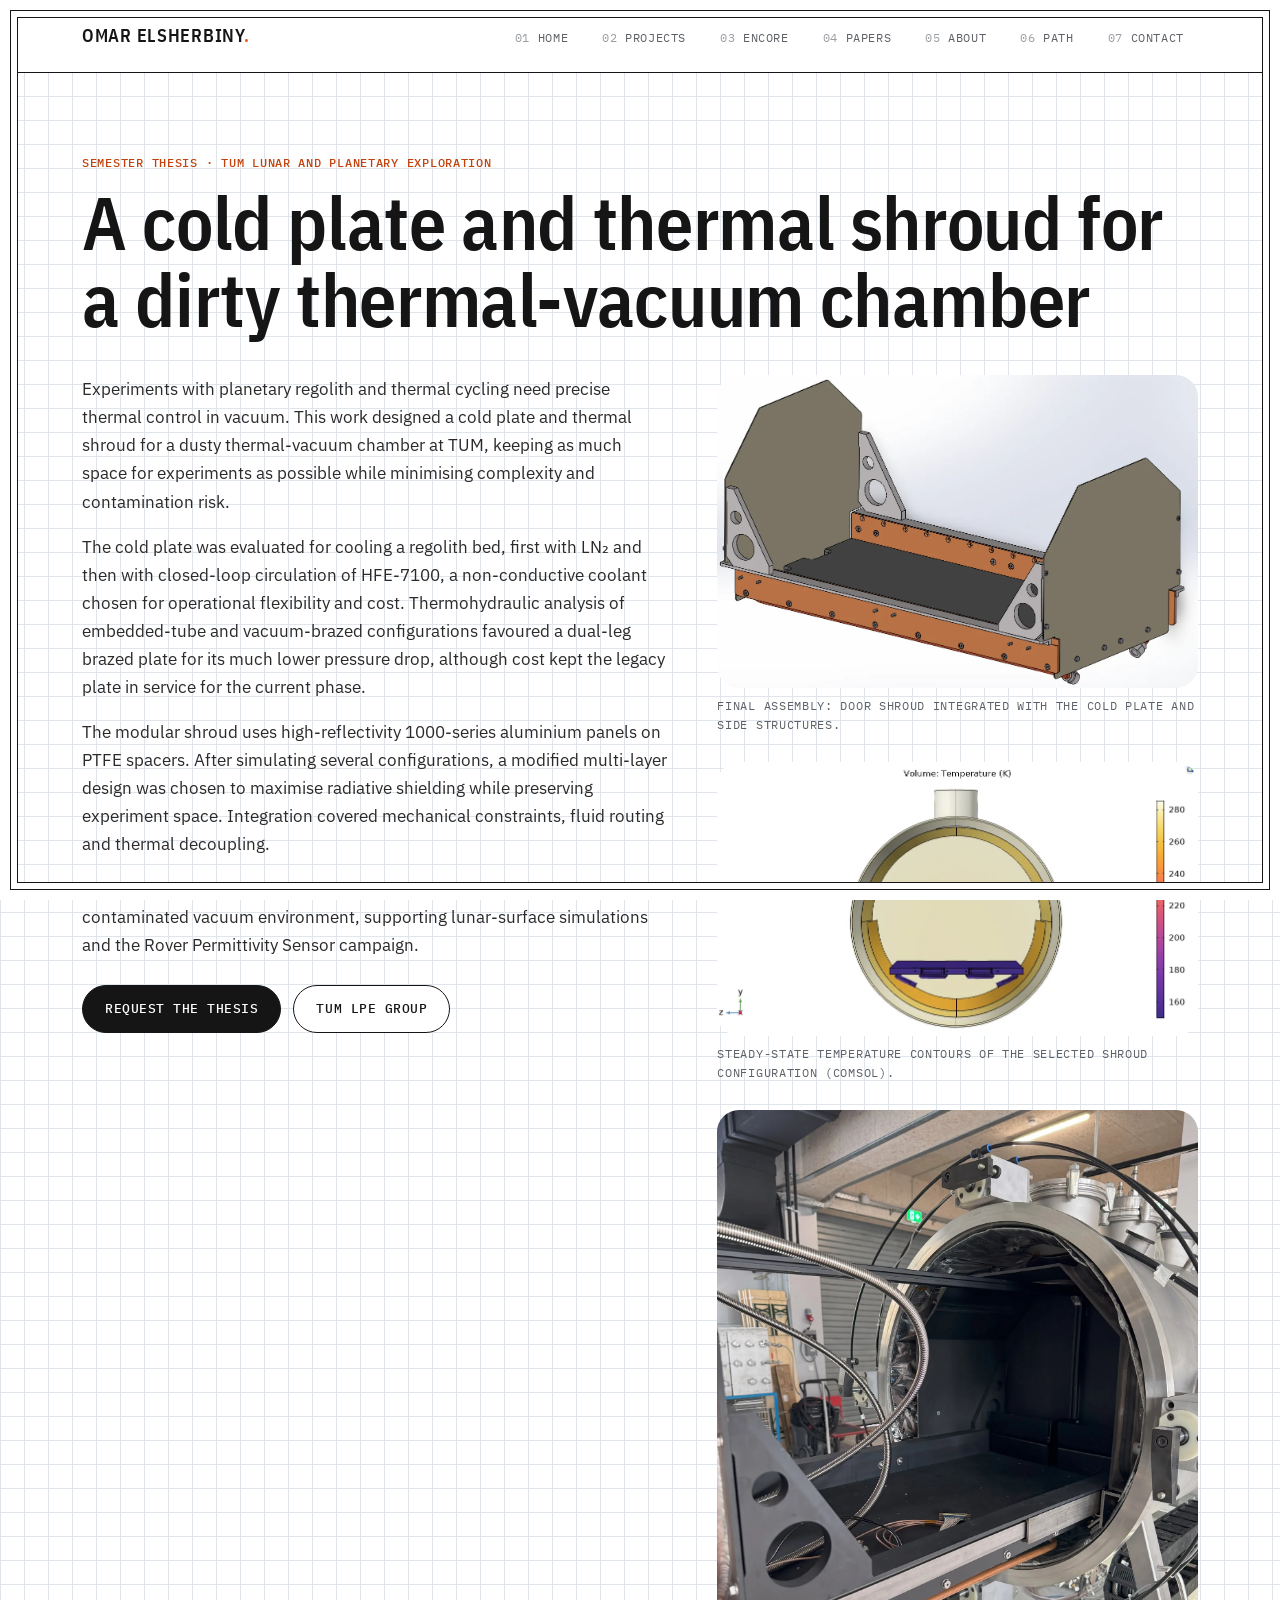
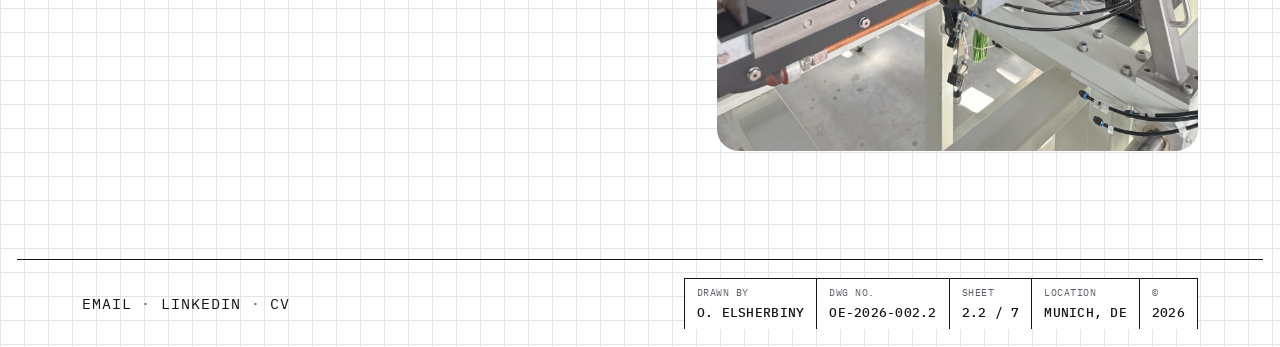
<file: tvac.html>
<!DOCTYPE html>
<html lang="en">
<head>
  <meta charset="UTF-8">
  <meta name="viewport" content="width=device-width, initial-scale=1">
  <title>Thermal-Vacuum Chamber Cold Plate and Shroud | Omar Elsherbiny</title>
  <meta name="description" content="Semester thesis at TUM: design and COMSOL analysis of a cold plate and modular thermal shroud for a dusty thermal-vacuum chamber.">
  <meta name="google-site-verification" content="ChEyM9FFLklDDXkz-xQbSa1o5CeA_1fv7jT6FsTr4jE">
  <meta property="og:title" content="Thermal-Vacuum Chamber Cold Plate and Shroud | Omar Elsherbiny">
  <meta property="og:description" content="Semester thesis at TUM: design and COMSOL analysis of a cold plate and modular thermal shroud for a dusty thermal-vacuum chamber.">
  <meta property="og:type" content="website">
  <meta property="og:url" content="https://omarelsherbinyyy.github.io/tvac.html">
  <meta property="og:image" content="https://omarelsherbinyyy.github.io/assets/img/encore-cad.webp">
  <meta name="theme-color" content="#ffffff">
  <link rel="icon" href="data:image/svg+xml,%3Csvg xmlns='http://www.w3.org/2000/svg' viewBox='0 0 64 64'%3E%3Ccircle cx='32' cy='32' r='30' fill='%23eef2f4' stroke='%230f2233' stroke-width='3'/%3E%3Cellipse cx='32' cy='32' rx='24' ry='9' fill='none' stroke='%230f2233' stroke-width='3' transform='rotate(-25 32 32)'/%3E%3Ccircle cx='32' cy='32' r='8' fill='%23e8590c'/%3E%3C/svg%3E">
  <link rel="stylesheet" href="assets/css/fonts.css">
  <link rel="stylesheet" href="assets/css/fonts-v3.css">
  <link rel="stylesheet" href="assets/css/site.css">
  <link rel="stylesheet" href="assets/css/v3.css">
  <link rel="stylesheet" href="assets/css/v4.css">
  <link rel="stylesheet" href="assets/css/v5.css">
  <link rel="stylesheet" href="assets/css/v5-frame.css">
</head>
<body>
  <nav class="nav" aria-label="Main">
    <div class="wrap">
      <a class="brand" href="index.html">Omar Elsherbiny<span>.</span></a>
      <button class="nav-toggle" type="button" aria-expanded="false" aria-label="Menu">&#9776;</button>
      <ul class="nav-links">
        <li><a href="index.html">Home</a></li>
        <li><a href="projects.html">Projects</a></li>
        <li><a href="enceladus.html">ENCORE</a></li>
        <li><a href="papers.html">Papers</a></li>
        <li><a href="about.html">About</a></li>
        <li><a href="path.html">Path</a></li>
        <li><a href="contact.html">Contact</a></li>
      </ul>
    </div>
  </nav>
  <main id="main">

  <section class="section">
    <div class="wrap">
      <span class="eyebrow">Semester thesis &middot; TUM Lunar and Planetary Exploration</span>
      <h1>A cold plate and thermal shroud for a dirty thermal-vacuum chamber</h1>
      <div class="split" style="align-items:start;margin-top:26px">
        <div class="prose">
          <p>Experiments with planetary regolith and thermal cycling need precise thermal control in vacuum. This work designed a cold plate and thermal shroud for a dusty thermal-vacuum chamber at TUM, keeping as much space for experiments as possible while minimising complexity and contamination risk.</p>
          <p>The cold plate was evaluated for cooling a regolith bed, first with LN&#8322; and then with closed-loop circulation of HFE-7100, a non-conductive coolant chosen for operational flexibility and cost. Thermohydraulic analysis of embedded-tube and vacuum-brazed configurations favoured a dual-leg brazed plate for its much lower pressure drop, although cost kept the legacy plate in service for the current phase.</p>
          <p>The modular shroud uses high-reflectivity 1000-series aluminium panels on PTFE spacers. After simulating several configurations, a modified multi-layer design was chosen to maximise radiative shielding while preserving experiment space. Integration covered mechanical constraints, fluid routing and thermal decoupling.</p>
          <p>Together the two components give a reusable thermal control system for a contaminated vacuum environment, supporting lunar-surface simulations and the Rover Permittivity Sensor campaign.</p>
          <div class="btn-row">
            <a class="btn btn-primary" href="mailto:omarshoukri@gmail.com?subject=Semester%20thesis%20request%3A%20Cold%20plate%20and%20thermal%20shroud">Request the thesis</a>
            <a class="btn" href="https://www.asg.ed.tum.de/en/lpe/" target="_blank" rel="noopener">TUM LPE group</a>
          </div>
        </div>
        <div>
          <figure class="figure" style="margin-top:0"><img src="assets/img/tvac-final-assembly.webp" alt="CAD of the final assembly: door shroud integrated with the cold plate and side structures" loading="lazy"><figcaption>Final assembly: door shroud integrated with the cold plate and side structures.</figcaption></figure>
          <figure class="figure"><img src="assets/img/tvac-shroud-contours.webp" alt="Steady-state temperature contours of the chamber, cold plate and shroud" loading="lazy"><figcaption>Steady-state temperature contours of the selected shroud configuration (COMSOL).</figcaption></figure>
          <figure class="figure"><img src="assets/img/tvac.webp" alt="The thermal-vacuum chamber at TUM" loading="lazy"></figure>
        </div>
      </div>
    </div>
  </section>

  </main>
  <footer class="footer">
    <div class="wrap">
      <span class="links"><a href="mailto:omarshoukri@gmail.com">Email</a> &middot; <a href="https://www.linkedin.com/in/omarelsherbinyyy/" target="_blank" rel="noopener">LinkedIn</a> &middot; <a href="assets/docs/cv.pdf">CV</a></span>
      <div class="title-block">
        <div>Drawn by<b>O. Elsherbiny</b></div>
        <div>Dwg no.<b>OE-2026-002.2</b></div>
        <div>Sheet<b>2.2 / 7</b></div>
        <div>Location<b>Munich, DE</b></div>
        <div>&copy;<b><span id="year">2026</span></b></div>
      </div>
    </div>
  </footer>
  <div class="modal" id="project-modal" role="dialog" aria-modal="true" aria-labelledby="modal-title">
    <div class="modal-backdrop"></div>
    <div class="modal-panel"></div>
  </div>
  <script src="assets/js/site.js"></script>
  <script src="assets/js/cursor-grid.js"></script>
  <script src="assets/js/phone-gallery.js"></script>
  <script src="assets/js/modal-scroll.js"></script>
</body>
</html>
</file>
<file: assets/css/fonts.css>
/* IBM Plex, self-hosted (SIL Open Font License 1.1, see OFL.txt). No requests to Google. */
@font-face {
  font-family: 'IBM Plex Mono';
  font-style: normal;
  font-display: swap;
  font-weight: 400;
  src: url(../fonts/ibm-plex-mono-latin-ext-400-normal.woff2) format('woff2');
  unicode-range: U+0100-02BA,U+02BD-02C5,U+02C7-02CC,U+02CE-02D7,U+02DD-02FF,U+0304,U+0308,U+0329,U+1D00-1DBF,U+1E00-1E9F,U+1EF2-1EFF,U+2020,U+20A0-20AB,U+20AD-20C0,U+2113,U+2C60-2C7F,U+A720-A7FF;
}
@font-face {
  font-family: 'IBM Plex Mono';
  font-style: normal;
  font-display: swap;
  font-weight: 400;
  src: url(../fonts/ibm-plex-mono-latin-400-normal.woff2) format('woff2');
  unicode-range: U+0000-00FF,U+0131,U+0152-0153,U+02BB-02BC,U+02C6,U+02DA,U+02DC,U+0304,U+0308,U+0329,U+2000-206F,U+20AC,U+2122,U+2191,U+2193,U+2212,U+2215,U+FEFF,U+FFFD;
}
@font-face {
  font-family: 'IBM Plex Mono';
  font-style: normal;
  font-display: swap;
  font-weight: 500;
  src: url(../fonts/ibm-plex-mono-latin-ext-500-normal.woff2) format('woff2');
  unicode-range: U+0100-02BA,U+02BD-02C5,U+02C7-02CC,U+02CE-02D7,U+02DD-02FF,U+0304,U+0308,U+0329,U+1D00-1DBF,U+1E00-1E9F,U+1EF2-1EFF,U+2020,U+20A0-20AB,U+20AD-20C0,U+2113,U+2C60-2C7F,U+A720-A7FF;
}
@font-face {
  font-family: 'IBM Plex Mono';
  font-style: normal;
  font-display: swap;
  font-weight: 500;
  src: url(../fonts/ibm-plex-mono-latin-500-normal.woff2) format('woff2');
  unicode-range: U+0000-00FF,U+0131,U+0152-0153,U+02BB-02BC,U+02C6,U+02DA,U+02DC,U+0304,U+0308,U+0329,U+2000-206F,U+20AC,U+2122,U+2191,U+2193,U+2212,U+2215,U+FEFF,U+FFFD;
}
@font-face {
  font-family: 'IBM Plex Sans Condensed';
  font-style: normal;
  font-display: swap;
  font-weight: 500;
  src: url(../fonts/ibm-plex-sans-condensed-latin-ext-500-normal.woff2) format('woff2');
  unicode-range: U+0100-02BA,U+02BD-02C5,U+02C7-02CC,U+02CE-02D7,U+02DD-02FF,U+0304,U+0308,U+0329,U+1D00-1DBF,U+1E00-1E9F,U+1EF2-1EFF,U+2020,U+20A0-20AB,U+20AD-20C0,U+2113,U+2C60-2C7F,U+A720-A7FF;
}
@font-face {
  font-family: 'IBM Plex Sans Condensed';
  font-style: normal;
  font-display: swap;
  font-weight: 500;
  src: url(../fonts/ibm-plex-sans-condensed-latin-500-normal.woff2) format('woff2');
  unicode-range: U+0000-00FF,U+0131,U+0152-0153,U+02BB-02BC,U+02C6,U+02DA,U+02DC,U+0304,U+0308,U+0329,U+2000-206F,U+20AC,U+2122,U+2191,U+2193,U+2212,U+2215,U+FEFF,U+FFFD;
}
@font-face {
  font-family: 'IBM Plex Sans Condensed';
  font-style: normal;
  font-display: swap;
  font-weight: 600;
  src: url(../fonts/ibm-plex-sans-condensed-latin-ext-600-normal.woff2) format('woff2');
  unicode-range: U+0100-02BA,U+02BD-02C5,U+02C7-02CC,U+02CE-02D7,U+02DD-02FF,U+0304,U+0308,U+0329,U+1D00-1DBF,U+1E00-1E9F,U+1EF2-1EFF,U+2020,U+20A0-20AB,U+20AD-20C0,U+2113,U+2C60-2C7F,U+A720-A7FF;
}
@font-face {
  font-family: 'IBM Plex Sans Condensed';
  font-style: normal;
  font-display: swap;
  font-weight: 600;
  src: url(../fonts/ibm-plex-sans-condensed-latin-600-normal.woff2) format('woff2');
  unicode-range: U+0000-00FF,U+0131,U+0152-0153,U+02BB-02BC,U+02C6,U+02DA,U+02DC,U+0304,U+0308,U+0329,U+2000-206F,U+20AC,U+2122,U+2191,U+2193,U+2212,U+2215,U+FEFF,U+FFFD;
}
@font-face {
  font-family: 'IBM Plex Sans';
  font-style: normal;
  font-display: swap;
  font-weight: 400;
  src: url(../fonts/ibm-plex-sans-greek-400-normal.woff2) format('woff2');
  unicode-range: U+0370-0377,U+037A-037F,U+0384-038A,U+038C,U+038E-03A1,U+03A3-03FF;
}
@font-face {
  font-family: 'IBM Plex Sans';
  font-style: normal;
  font-display: swap;
  font-weight: 400;
  src: url(../fonts/ibm-plex-sans-latin-ext-400-normal.woff2) format('woff2');
  unicode-range: U+0100-02BA,U+02BD-02C5,U+02C7-02CC,U+02CE-02D7,U+02DD-02FF,U+0304,U+0308,U+0329,U+1D00-1DBF,U+1E00-1E9F,U+1EF2-1EFF,U+2020,U+20A0-20AB,U+20AD-20C0,U+2113,U+2C60-2C7F,U+A720-A7FF;
}
@font-face {
  font-family: 'IBM Plex Sans';
  font-style: normal;
  font-display: swap;
  font-weight: 400;
  src: url(../fonts/ibm-plex-sans-latin-400-normal.woff2) format('woff2');
  unicode-range: U+0000-00FF,U+0131,U+0152-0153,U+02BB-02BC,U+02C6,U+02DA,U+02DC,U+0304,U+0308,U+0329,U+2000-206F,U+20AC,U+2122,U+2191,U+2193,U+2212,U+2215,U+FEFF,U+FFFD;
}
@font-face {
  font-family: 'IBM Plex Sans';
  font-style: normal;
  font-display: swap;
  font-weight: 500;
  src: url(../fonts/ibm-plex-sans-greek-500-normal.woff2) format('woff2');
  unicode-range: U+0370-0377,U+037A-037F,U+0384-038A,U+038C,U+038E-03A1,U+03A3-03FF;
}
@font-face {
  font-family: 'IBM Plex Sans';
  font-style: normal;
  font-display: swap;
  font-weight: 500;
  src: url(../fonts/ibm-plex-sans-latin-ext-500-normal.woff2) format('woff2');
  unicode-range: U+0100-02BA,U+02BD-02C5,U+02C7-02CC,U+02CE-02D7,U+02DD-02FF,U+0304,U+0308,U+0329,U+1D00-1DBF,U+1E00-1E9F,U+1EF2-1EFF,U+2020,U+20A0-20AB,U+20AD-20C0,U+2113,U+2C60-2C7F,U+A720-A7FF;
}
@font-face {
  font-family: 'IBM Plex Sans';
  font-style: normal;
  font-display: swap;
  font-weight: 500;
  src: url(../fonts/ibm-plex-sans-latin-500-normal.woff2) format('woff2');
  unicode-range: U+0000-00FF,U+0131,U+0152-0153,U+02BB-02BC,U+02C6,U+02DA,U+02DC,U+0304,U+0308,U+0329,U+2000-206F,U+20AC,U+2122,U+2191,U+2193,U+2212,U+2215,U+FEFF,U+FFFD;
}
@font-face {
  font-family: 'IBM Plex Sans';
  font-style: italic;
  font-display: swap;
  font-weight: 400;
  src: url(../fonts/ibm-plex-sans-greek-400-italic.woff2) format('woff2');
  unicode-range: U+0370-0377,U+037A-037F,U+0384-038A,U+038C,U+038E-03A1,U+03A3-03FF;
}
@font-face {
  font-family: 'IBM Plex Sans';
  font-style: italic;
  font-display: swap;
  font-weight: 400;
  src: url(../fonts/ibm-plex-sans-latin-ext-400-italic.woff2) format('woff2');
  unicode-range: U+0100-02BA,U+02BD-02C5,U+02C7-02CC,U+02CE-02D7,U+02DD-02FF,U+0304,U+0308,U+0329,U+1D00-1DBF,U+1E00-1E9F,U+1EF2-1EFF,U+2020,U+20A0-20AB,U+20AD-20C0,U+2113,U+2C60-2C7F,U+A720-A7FF;
}
@font-face {
  font-family: 'IBM Plex Sans';
  font-style: italic;
  font-display: swap;
  font-weight: 400;
  src: url(../fonts/ibm-plex-sans-latin-400-italic.woff2) format('woff2');
  unicode-range: U+0000-00FF,U+0131,U+0152-0153,U+02BB-02BC,U+02C6,U+02DA,U+02DC,U+0304,U+0308,U+0329,U+2000-206F,U+20AC,U+2122,U+2191,U+2193,U+2212,U+2215,U+FEFF,U+FFFD;
}
</file>
<file: assets/css/fonts-v3.css>
/* Self-hosted fonts (SIL OFL 1.1). */
@font-face {
  font-family: 'Instrument Serif';
  font-style: normal;
  font-display: swap;
  font-weight: 400;
  src: url(../fonts/instrument-serif-latin-ext-400-normal.woff2) format('woff2');
  unicode-range: U+0100-02BA,U+02BD-02C5,U+02C7-02CC,U+02CE-02D7,U+02DD-02FF,U+0304,U+0308,U+0329,U+1D00-1DBF,U+1E00-1E9F,U+1EF2-1EFF,U+2020,U+20A0-20AB,U+20AD-20C0,U+2113,U+2C60-2C7F,U+A720-A7FF;
}
@font-face {
  font-family: 'Instrument Serif';
  font-style: normal;
  font-display: swap;
  font-weight: 400;
  src: url(../fonts/instrument-serif-latin-400-normal.woff2) format('woff2');
  unicode-range: U+0000-00FF,U+0131,U+0152-0153,U+02BB-02BC,U+02C6,U+02DA,U+02DC,U+0304,U+0308,U+0329,U+2000-206F,U+20AC,U+2122,U+2191,U+2193,U+2212,U+2215,U+FEFF,U+FFFD;
}
@font-face {
  font-family: 'Instrument Serif';
  font-style: italic;
  font-display: swap;
  font-weight: 400;
  src: url(../fonts/instrument-serif-latin-ext-400-italic.woff2) format('woff2');
  unicode-range: U+0100-02BA,U+02BD-02C5,U+02C7-02CC,U+02CE-02D7,U+02DD-02FF,U+0304,U+0308,U+0329,U+1D00-1DBF,U+1E00-1E9F,U+1EF2-1EFF,U+2020,U+20A0-20AB,U+20AD-20C0,U+2113,U+2C60-2C7F,U+A720-A7FF;
}
@font-face {
  font-family: 'Instrument Serif';
  font-style: italic;
  font-display: swap;
  font-weight: 400;
  src: url(../fonts/instrument-serif-latin-400-italic.woff2) format('woff2');
  unicode-range: U+0000-00FF,U+0131,U+0152-0153,U+02BB-02BC,U+02C6,U+02DA,U+02DC,U+0304,U+0308,U+0329,U+2000-206F,U+20AC,U+2122,U+2191,U+2193,U+2212,U+2215,U+FEFF,U+FFFD;
}
@font-face {
  font-family: 'DM Sans';
  font-style: normal;
  font-display: swap;
  font-weight: 400;
  src: url(../fonts/dm-sans-latin-ext-400-normal.woff2) format('woff2');
  unicode-range: U+0100-02BA,U+02BD-02C5,U+02C7-02CC,U+02CE-02D7,U+02DD-02FF,U+0304,U+0308,U+0329,U+1D00-1DBF,U+1E00-1E9F,U+1EF2-1EFF,U+2020,U+20A0-20AB,U+20AD-20C0,U+2113,U+2C60-2C7F,U+A720-A7FF;
}
@font-face {
  font-family: 'DM Sans';
  font-style: normal;
  font-display: swap;
  font-weight: 400;
  src: url(../fonts/dm-sans-latin-400-normal.woff2) format('woff2');
  unicode-range: U+0000-00FF,U+0131,U+0152-0153,U+02BB-02BC,U+02C6,U+02DA,U+02DC,U+0304,U+0308,U+0329,U+2000-206F,U+20AC,U+2122,U+2191,U+2193,U+2212,U+2215,U+FEFF,U+FFFD;
}
@font-face {
  font-family: 'DM Sans';
  font-style: normal;
  font-display: swap;
  font-weight: 500;
  src: url(../fonts/dm-sans-latin-ext-500-normal.woff2) format('woff2');
  unicode-range: U+0100-02BA,U+02BD-02C5,U+02C7-02CC,U+02CE-02D7,U+02DD-02FF,U+0304,U+0308,U+0329,U+1D00-1DBF,U+1E00-1E9F,U+1EF2-1EFF,U+2020,U+20A0-20AB,U+20AD-20C0,U+2113,U+2C60-2C7F,U+A720-A7FF;
}
@font-face {
  font-family: 'DM Sans';
  font-style: normal;
  font-display: swap;
  font-weight: 500;
  src: url(../fonts/dm-sans-latin-500-normal.woff2) format('woff2');
  unicode-range: U+0000-00FF,U+0131,U+0152-0153,U+02BB-02BC,U+02C6,U+02DA,U+02DC,U+0304,U+0308,U+0329,U+2000-206F,U+20AC,U+2122,U+2191,U+2193,U+2212,U+2215,U+FEFF,U+FFFD;
}
@font-face {
  font-family: 'DM Sans';
  font-style: normal;
  font-display: swap;
  font-weight: 600;
  src: url(../fonts/dm-sans-latin-ext-600-normal.woff2) format('woff2');
  unicode-range: U+0100-02BA,U+02BD-02C5,U+02C7-02CC,U+02CE-02D7,U+02DD-02FF,U+0304,U+0308,U+0329,U+1D00-1DBF,U+1E00-1E9F,U+1EF2-1EFF,U+2020,U+20A0-20AB,U+20AD-20C0,U+2113,U+2C60-2C7F,U+A720-A7FF;
}
@font-face {
  font-family: 'DM Sans';
  font-style: normal;
  font-display: swap;
  font-weight: 600;
  src: url(../fonts/dm-sans-latin-600-normal.woff2) format('woff2');
  unicode-range: U+0000-00FF,U+0131,U+0152-0153,U+02BB-02BC,U+02C6,U+02DA,U+02DC,U+0304,U+0308,U+0329,U+2000-206F,U+20AC,U+2122,U+2191,U+2193,U+2212,U+2215,U+FEFF,U+FFFD;
}
@font-face {
  font-family: 'DM Sans';
  font-style: normal;
  font-display: swap;
  font-weight: 700;
  src: url(../fonts/dm-sans-latin-ext-700-normal.woff2) format('woff2');
  unicode-range: U+0100-02BA,U+02BD-02C5,U+02C7-02CC,U+02CE-02D7,U+02DD-02FF,U+0304,U+0308,U+0329,U+1D00-1DBF,U+1E00-1E9F,U+1EF2-1EFF,U+2020,U+20A0-20AB,U+20AD-20C0,U+2113,U+2C60-2C7F,U+A720-A7FF;
}
@font-face {
  font-family: 'DM Sans';
  font-style: normal;
  font-display: swap;
  font-weight: 700;
  src: url(../fonts/dm-sans-latin-700-normal.woff2) format('woff2');
  unicode-range: U+0000-00FF,U+0131,U+0152-0153,U+02BB-02BC,U+02C6,U+02DA,U+02DC,U+0304,U+0308,U+0329,U+2000-206F,U+20AC,U+2122,U+2191,U+2193,U+2212,U+2215,U+FEFF,U+FFFD;
}
@font-face {
  font-family: 'Syne';
  font-style: normal;
  font-display: swap;
  font-weight: 700;
  src: url(../fonts/syne-latin-ext-700-normal.woff2) format('woff2');
  unicode-range: U+0100-02BA,U+02BD-02C5,U+02C7-02CC,U+02CE-02D7,U+02DD-02FF,U+0304,U+0308,U+0329,U+1D00-1DBF,U+1E00-1E9F,U+1EF2-1EFF,U+2020,U+20A0-20AB,U+20AD-20C0,U+2113,U+2C60-2C7F,U+A720-A7FF;
}
@font-face {
  font-family: 'Syne';
  font-style: normal;
  font-display: swap;
  font-weight: 700;
  src: url(../fonts/syne-latin-700-normal.woff2) format('woff2');
  unicode-range: U+0000-00FF,U+0131,U+0152-0153,U+02BB-02BC,U+02C6,U+02DA,U+02DC,U+0304,U+0308,U+0329,U+2000-206F,U+20AC,U+2122,U+2191,U+2193,U+2212,U+2215,U+FEFF,U+FFFD;
}
@font-face {
  font-family: 'Syne';
  font-style: normal;
  font-display: swap;
  font-weight: 800;
  src: url(../fonts/syne-latin-ext-800-normal.woff2) format('woff2');
  unicode-range: U+0100-02BA,U+02BD-02C5,U+02C7-02CC,U+02CE-02D7,U+02DD-02FF,U+0304,U+0308,U+0329,U+1D00-1DBF,U+1E00-1E9F,U+1EF2-1EFF,U+2020,U+20A0-20AB,U+20AD-20C0,U+2113,U+2C60-2C7F,U+A720-A7FF;
}
@font-face {
  font-family: 'Syne';
  font-style: normal;
  font-display: swap;
  font-weight: 800;
  src: url(../fonts/syne-latin-800-normal.woff2) format('woff2');
  unicode-range: U+0000-00FF,U+0131,U+0152-0153,U+02BB-02BC,U+02C6,U+02DA,U+02DC,U+0304,U+0308,U+0329,U+2000-206F,U+20AC,U+2122,U+2191,U+2193,U+2212,U+2215,U+FEFF,U+FFFD;
}
</file>
<file: assets/css/site.css>
/* Omar Elsherbiny — portfolio
   Direction: an engineering drawing sheet. Drafting-paper grid, ink linework,
   condensed technical headings, mono annotations, safety-orange accent.
   Single light theme by design (it is a paper drawing), colours set explicitly. */
:root {
  --paper: #eef2f4;        /* drafting film */
  --paper-2: #e5ebef;      /* panel tint */
  --panel: #f5f8f9;        /* raised sheet */
  --grid: #d7e0e6;         /* 24 px grid */
  --ink: #0f2233;          /* line and text ink */
  --ink-2: #2b3d4d;        /* body text */
  --muted: #56697a;
  --faint: #8396a6;
  --rule: #a9bccb;         /* thin construction lines */
  --accent: #e8590c;       /* safety orange: chemical burns, highlights */
  --accent-2: #1f5f99;     /* blueprint blue: links, coast arcs */
  --accent-3: #6a4fc9;     /* electric propulsion */
  --ok: #2f8f5b;
  --maxw: 1180px;
  --font-head: "IBM Plex Sans Condensed", "Arial Narrow", system-ui, sans-serif;
  --font-body: "IBM Plex Sans", system-ui, -apple-system, Segoe UI, Roboto, sans-serif;
  --font-mono: "IBM Plex Mono", ui-monospace, SFMono-Regular, Menlo, Consolas, monospace;
  color-scheme: light;
}

*, *::before, *::after { box-sizing: border-box; }
html { scroll-behavior: smooth; }
body {
  margin: 0;
  background-color: var(--paper);
  background-image: linear-gradient(var(--grid) 1px, transparent 1px), linear-gradient(90deg, var(--grid) 1px, transparent 1px);
  background-size: 24px 24px;
  color: var(--ink);
  font-family: var(--font-body);
  font-size: 16px;
  line-height: 1.65;
  -webkit-font-smoothing: antialiased;
}
/* sheet border: outer and inner frame lines, drawn over the page.
   html::before is an opaque paper mat out to the inner line, so content
   scrolling past the frame is hidden instead of showing through the margin. */
html::before {
  content: ""; position: fixed; inset: 0; z-index: 89; pointer-events: none;
  border: 18px solid var(--paper);
}
body::after {
  content: ""; position: fixed; inset: 10px; z-index: 90; pointer-events: none;
  border: 1.5px solid var(--ink); outline: .75px solid var(--ink); outline-offset: -8px;
}
img, video { max-width: 100%; display: block; }
a { color: var(--accent-2); text-decoration: none; }
a:hover { text-decoration: underline; text-underline-offset: 3px; }
h1, h2, h3, h4 { font-family: var(--font-head); font-weight: 600; line-height: 1.05; margin: 0 0 .5em; letter-spacing: -.005em; color: var(--ink); text-wrap: balance; }
h1 { font-size: clamp(2.6rem, 6vw, 4.6rem); }
h2 { font-size: clamp(1.8rem, 3.4vw, 2.6rem); }
h3 { font-size: 1.3rem; }
p { margin: 0 0 1em; }
.muted { color: var(--muted); }
.small { font-size: .88rem; }
.wrap { width: 100%; max-width: var(--maxw); margin: 0 auto; padding-left: max(32px, env(safe-area-inset-left, 0px)); padding-right: max(32px, env(safe-area-inset-right, 0px)); }
.section { padding-block: 80px; }
.section-tight { padding-block: 48px; }
.eyebrow {
  font-family: var(--font-mono); font-size: .76rem; letter-spacing: .12em; text-transform: uppercase;
  color: var(--accent); margin-bottom: .9em; display: block; font-weight: 500;
}
.lead { font-size: 1.12rem; color: var(--ink-2); max-width: 680px; }
:focus-visible { outline: 2px solid var(--accent); outline-offset: 2px; }

/* ---------- Nav ---------- */
.nav {
  position: sticky; top: env(safe-area-inset-top, 0px); z-index: 50;
  background: rgba(238,242,244,.94); backdrop-filter: blur(6px);
  border-bottom: .75px solid var(--ink);
  margin: 0 17px;
}
body::before { content: ""; position: fixed; inset: 0 0 auto; height: env(safe-area-inset-top, 0px); z-index: 10; background: var(--paper); }
.nav .wrap { display: flex; align-items: center; justify-content: space-between; height: 66px; }
.brand { font-family: var(--font-head); font-weight: 600; font-size: 1.15rem; color: var(--ink); letter-spacing: .04em; text-transform: uppercase; }
.brand span { color: var(--accent); }
.brand:hover { text-decoration: none; }
.nav-links { display: flex; gap: 4px; list-style: none; margin: 0; padding: 0; counter-reset: sheet; }
.nav-links li { counter-increment: sheet; }
.nav-links a {
  color: var(--muted); padding: 6px 10px; font-family: var(--font-mono); font-size: .8rem; letter-spacing: .04em; text-transform: uppercase;
  border-bottom: 2px solid transparent;
}
.nav-links a::before { content: counter(sheet, decimal-leading-zero) " "; color: var(--faint); }
.nav-links a:hover { color: var(--ink); text-decoration: none; }
.nav-links a[aria-current="page"] { color: var(--ink); border-bottom-color: var(--accent); }
.nav-toggle { display: none; background: var(--panel); border: .75px solid var(--ink); color: var(--ink); padding: 6px 10px; font-size: 1rem; cursor: pointer; font-family: var(--font-mono); }
@media (max-width: 860px) {
  .nav-toggle { display: block; }
  .nav-links {
    position: absolute; top: 66px; left: 0; right: 0; flex-direction: column; gap: 0;
    background: var(--panel); border-bottom: .75px solid var(--ink); padding: 6px 14px 12px; display: none;
  }
  .nav-links.open { display: flex; }
  .nav-links a { display: block; padding: 12px 6px; border-bottom: .75px solid var(--rule); }
}

/* ---------- Buttons / chips ---------- */
.btn {
  display: inline-flex; align-items: center; gap: 8px; padding: 11px 16px;
  font-family: var(--font-mono); font-weight: 500; font-size: .82rem; letter-spacing: .04em; text-transform: uppercase;
  border: 1.5px solid var(--ink); color: var(--ink); background: var(--panel);
  cursor: pointer; transition: background .15s, color .15s;
}
.btn:hover { text-decoration: none; background: var(--ink); color: var(--paper); }
.btn-primary { background: var(--ink); color: var(--paper); }
.btn-primary:hover { background: var(--accent); border-color: var(--accent); color: #fff; }
.btn-cta {
  padding: 18px 26px; font-size: 1.02rem; font-weight: 600; gap: 12px;
  background: var(--accent); border: 2px solid var(--accent); color: #fff;
  box-shadow: 5px 5px 0 var(--ink);
  transition: transform .15s, box-shadow .15s, background .15s;
}
.btn-cta:hover { background: var(--accent); color: #fff; transform: translate(-2px,-2px); box-shadow: 7px 7px 0 var(--ink); }
.btn-cta .cta-icon { display: inline-grid; place-items: center; width: 30px; height: 30px; border: 1.5px solid #fff; border-radius: 50%; font-size: .7rem; padding-left: 2px; }
.btn-cta .cta-arrow { transition: transform .2s; animation: cta-nudge 1.8s ease-in-out infinite; }
.btn-cta:hover .cta-arrow { transform: translateX(4px); }
@keyframes cta-nudge { 0%,60%,100% { transform: none; } 30% { transform: translateX(5px); } }
@media (prefers-reduced-motion: reduce) { .btn-cta .cta-arrow { animation: none; } }
@media (max-width: 760px) { .btn-cta { display: flex; width: 100%; justify-content: center; padding: 16px 18px; font-size: .95rem; } }
.btn-row { display: flex; flex-wrap: wrap; gap: 12px; margin-top: 26px; }
.chip {
  display: inline-block; font-family: var(--font-mono); font-size: .7rem; letter-spacing: .03em; text-transform: uppercase;
  padding: 2px 7px; border: .75px solid var(--rule); color: var(--muted); background: var(--panel); white-space: nowrap;
}
.chips { display: flex; flex-wrap: wrap; gap: 6px; }

/* ---------- Hero ---------- */
.hero { position: relative; overflow: hidden; border-bottom: .75px solid var(--ink); margin: 0 17px; min-height: 600px; }
.hero canvas { position: absolute; inset: 0; width: 100%; height: 100%; }
.hero .wrap { position: relative; padding-top: 96px; padding-bottom: 104px; pointer-events: none; }
.hero .wrap a, .hero .wrap button { pointer-events: auto; }
.hero h1 { font-size: clamp(3rem, 8vw, 6.4rem); line-height: .92; letter-spacing: -.01em; margin-bottom: .32em; }
.hero h1 span { color: var(--accent); }
.hero .lead { font-size: 1.15rem; max-width: 560px; }
.hero-meta { display: grid; max-width: 560px; margin-top: 26px; font-family: var(--font-mono); font-size: .8rem; border-top: .75px solid var(--ink); }
.hero-meta > span { display: grid; grid-template-columns: 130px 1fr; padding: 7px 0; border-bottom: .75px solid var(--rule); color: var(--ink-2); }
.hero-meta b { color: var(--muted); font-weight: 400; text-transform: uppercase; letter-spacing: .06em; }
.dot { display: inline-block; width: 7px; height: 7px; border-radius: 50%; background: var(--ok); margin-right: 8px; vertical-align: 1px; }
.fig-cap { position: absolute; right: 32px; bottom: 18px; margin: 0; font-family: var(--font-mono); font-size: .7rem; letter-spacing: .08em; color: var(--muted); text-transform: uppercase; }

/* ---------- Cards ---------- */
.grid { display: grid; gap: 20px; }
.grid-3 { grid-template-columns: repeat(auto-fill, minmax(min(300px, 100%), 1fr)); }
.grid-2 { grid-template-columns: repeat(auto-fit, minmax(min(320px, 100%), 1fr)); }
.grid > * { min-width: 0; }
.card { overflow-wrap: anywhere; }
.card {
  background: var(--panel); border: .75px solid var(--ink);
  overflow: hidden; display: flex; flex-direction: column; transition: box-shadow .2s, transform .2s; color: var(--ink);
}
.card:hover { box-shadow: 5px 5px 0 var(--ink); transform: translate(-2px, -2px); text-decoration: none; }
.card-media { aspect-ratio: 16/10; background: #fff; overflow: hidden; position: relative; border-bottom: .75px solid var(--ink); }
.card-media img, .card-media video { width: 100%; height: 100%; object-fit: cover; }
.card-media.contain img { object-fit: contain; background: #fff; }
.card-media .placeholder {
  width: 100%; height: 100%; display: grid; place-items: center; color: var(--ink);
  background: repeating-linear-gradient(45deg, var(--paper) 0 7px, var(--paper-2) 7px 8px);
  font-family: var(--font-head); font-weight: 600; font-size: 1.5rem; letter-spacing: .04em;
}
.card-body { padding: 16px 18px 18px; display: flex; flex-direction: column; gap: 9px; flex: 1; min-width: 0; }
.card-body h3 { margin: 0; font-size: 1.32rem; }
.card-body p { margin: 0; color: var(--muted); font-size: .93rem; }
.card-meta { display: flex; justify-content: space-between; align-items: center; gap: 8px; font-family: var(--font-mono); font-size: .72rem; color: var(--muted); }
.type-badge { font-family: var(--font-mono); font-size: .7rem; font-weight: 500; letter-spacing: .08em; text-transform: uppercase; padding: 0; }
.type-research { color: var(--accent-2); }
.type-design { color: var(--accent); }
.type-industry { color: var(--accent-3); }
.card button.more {
  margin-top: auto; align-self: flex-start; background: none; border: none; color: var(--ink);
  font-family: var(--font-mono); font-size: .78rem; letter-spacing: .06em; text-transform: uppercase; padding: 0; cursor: pointer;
  border-bottom: 1.5px solid var(--accent);
}

/* ---------- Filters ---------- */
.filters { display: flex; flex-direction: column; gap: 12px; margin: 28px 0 30px; border-top: .75px solid var(--ink); padding-top: 16px; }
.filter-row { display: flex; flex-wrap: wrap; gap: 6px; align-items: center; }
.filter-row .label { font-family: var(--font-mono); font-size: .72rem; text-transform: uppercase; letter-spacing: .1em; color: var(--muted); width: 96px; }
.filter-btn {
  border: .75px solid var(--ink); background: var(--panel); color: var(--ink-2);
  padding: 5px 11px; font-size: .78rem; cursor: pointer; font-family: var(--font-mono); text-transform: uppercase; letter-spacing: .03em;
}
.filter-btn:hover { background: var(--paper-2); }
.filter-btn[aria-pressed="true"] { background: var(--ink); color: var(--paper); }
.search {
  flex: 1; min-width: 200px; max-width: 380px; background: var(--panel); border: .75px solid var(--ink); color: var(--ink);
  padding: 9px 12px; font-size: .9rem; font-family: var(--font-mono);
}
.search:focus { outline: 2px solid var(--accent); outline-offset: 1px; }
.result-count { color: var(--muted); font-family: var(--font-mono); font-size: .76rem; margin-bottom: 14px; text-transform: uppercase; letter-spacing: .06em; }
.empty { padding: 40px; text-align: center; color: var(--muted); border: .75px dashed var(--ink); background: var(--panel); }

/* ---------- Modal ---------- */
.modal { position: fixed; inset: 0; z-index: 100; display: none; }
.modal.open { display: block; }
.modal-backdrop { position: absolute; inset: 0; background: rgba(15,34,51,.55); }
.modal-panel {
  position: relative; max-width: 820px; margin: 5vh auto; max-height: 90vh; overflow: auto;
  background: var(--panel); border: 1.5px solid var(--ink); box-shadow: 8px 8px 0 var(--ink);
}
.modal-panel .media { background: #fff; border-bottom: .75px solid var(--ink); }
.modal-panel .media img, .modal-panel .media video { width: 100%; max-height: 420px; object-fit: contain; }
.modal-panel .content { padding: 24px 28px 28px; }
.modal-close {
  position: absolute; top: 12px; right: 12px; z-index: 5;
  background: var(--panel); color: var(--ink); border: 1.5px solid var(--ink); width: 38px; height: 38px; cursor: pointer; font-size: 1.1rem;
}
.modal-gallery { display: flex; gap: 10px; padding: 0 28px; flex-wrap: wrap; }
.modal-gallery img { width: 140px; height: 96px; object-fit: cover; border: .75px solid var(--ink); background: #fff; }
@media (max-width: 600px) { .modal-panel { margin: 0; max-height: 100vh; box-shadow: none; border: 0; } .modal-panel .content { padding: 20px; } }

/* ---------- Timeline ---------- */
.timeline { position: relative; margin-top: 30px; }
.timeline::before { content: ""; position: absolute; left: 124px; top: 6px; bottom: 6px; width: 0; border-left: 1.5px solid var(--ink); }
.tl-item { position: relative; display: grid; grid-template-columns: 104px 1fr; gap: 40px; padding: 0 0 18px; }
.tl-date { font-family: var(--font-mono); color: var(--muted); font-size: .76rem; text-align: right; padding-top: 14px; text-transform: uppercase; }
.tl-dot { position: absolute; left: 119px; top: 17px; width: 12px; height: 12px; background: var(--paper); border: 1.5px solid var(--ink); transform: rotate(45deg); }
.tl-item[data-kind="work"] .tl-dot { border-color: var(--accent-3); }
.tl-item[data-kind="edu"] .tl-dot { border-color: var(--accent-2); }
.tl-item[data-kind="research"] .tl-dot { border-color: var(--accent); }
.tl-item.current .tl-dot { background: var(--accent); border-color: var(--accent); }
.tl-card { background: var(--panel); border: .75px solid var(--ink); padding: 11px 14px; cursor: pointer; }
.tl-card:hover { box-shadow: 4px 4px 0 var(--ink); }
.tl-head { display: flex; justify-content: space-between; align-items: baseline; gap: 12px; }
.tl-head h3 { font-size: 1.12rem; margin: 0; }
.tl-head .where { color: var(--muted); font-size: .86rem; }
.tl-head .chev { color: var(--ink); transition: transform .2s; font-size: .7rem; }
.tl-item.open .chev { transform: rotate(90deg); }
.tl-detail { display: none; color: var(--ink-2); font-size: .92rem; margin-top: 10px; border-top: .75px dashed var(--rule); padding-top: 10px; }
.tl-detail p { margin: 0; }
.tl-item.open .tl-detail { display: block; }
@media (max-width: 600px) {
  .timeline::before { left: 5px; }
  .tl-item { grid-template-columns: 1fr; gap: 4px; padding-left: 28px; }
  .tl-date { text-align: left; padding-top: 0; }
  .tl-dot { left: 0; top: 3px; }
}

/* ---------- Split / prose ---------- */
.split { display: grid; grid-template-columns: 1.1fr .9fr; gap: 48px; align-items: center; }
.split > * { min-width: 0; }
@media (max-width: 860px) { .split { grid-template-columns: 1fr; gap: 28px; } }
.prose { max-width: 760px; }
.prose p, .prose li { color: var(--ink-2); }
.figure { margin: 28px 0; }
.figure img { border: .75px solid var(--ink); width: 100%; background: #fff; }
.figure figcaption { color: var(--muted); font-family: var(--font-mono); font-size: .72rem; letter-spacing: .03em; margin-top: 8px; text-transform: uppercase; }
.figure.white img { background: #fff; }
.stat-row { display: grid; grid-template-columns: repeat(auto-fit, minmax(150px, 1fr)); gap: 0; margin: 30px 0; border: .75px solid var(--ink); background: var(--panel); }
.stat { padding: 14px 16px; border-right: .75px solid var(--ink); }
.stat:last-child { border-right: 0; }
.stat b { display: block; font-family: var(--font-head); font-weight: 600; font-size: 1.85rem; color: var(--ink); line-height: 1.05; font-variant-numeric: tabular-nums; }
.stat span { color: var(--muted); font-family: var(--font-mono); font-size: .7rem; text-transform: uppercase; letter-spacing: .04em; }
.callout { border: .75px solid var(--ink); border-left: 4px solid var(--accent); background: var(--panel); padding: 14px 18px; color: var(--ink-2); margin: 22px 0; }

/* ---------- Mission viewer ---------- */
.viewer { background: var(--panel); border: 1.5px solid var(--ink); overflow: hidden; display: grid; grid-template-columns: 1.35fr 1fr; }
@media (max-width: 960px) { .viewer { grid-template-columns: 1fr; } }
.viewer-stage {
  position: relative; min-height: 420px; background-color: #f8fafb;
  background-image: linear-gradient(var(--grid) 1px, transparent 1px), linear-gradient(90deg, var(--grid) 1px, transparent 1px); background-size: 24px 24px;
}
.viewer-stage canvas { width: 100%; height: 100%; display: block; }
.viewer-legend { position: absolute; left: 14px; bottom: 12px; display: flex; flex-wrap: wrap; gap: 12px; font-family: var(--font-mono); font-size: .68rem; color: var(--muted); text-transform: uppercase; letter-spacing: .03em; }
.viewer-legend i { display: inline-block; width: 18px; height: 2px; vertical-align: middle; margin-right: 6px; }
.viewer-tag { position: absolute; right: 14px; top: 12px; }
.viewer-tag.warp { font-family: var(--font-mono); font-size: .68rem; color: var(--muted); font-variant-numeric: tabular-nums; letter-spacing: .03em; }
.viewer-side { padding: 22px 22px 18px; border-left: .75px solid var(--ink); display: flex; flex-direction: column; gap: 14px; min-width: 0; }
@media (max-width: 960px) { .viewer-side { border-left: none; border-top: .75px solid var(--ink); } }
.phase-label { font-family: var(--font-mono); font-size: .72rem; letter-spacing: .1em; text-transform: uppercase; color: var(--accent); }
.phase-title { font-family: var(--font-head); font-weight: 600; font-size: 1.5rem; margin: 0; }
.phase-text { color: var(--ink-2); font-size: .93rem; min-height: 96px; margin: 0; }
.readouts { display: grid; grid-template-columns: repeat(3, 1fr); border: .75px solid var(--ink); }
.readout { padding: 8px 10px; border-right: .75px solid var(--ink); }
.readout:last-child { border-right: 0; }
.readout span { display: block; font-family: var(--font-mono); font-size: .64rem; color: var(--muted); text-transform: uppercase; letter-spacing: .06em; }
.readout b { font-family: var(--font-mono); font-weight: 500; font-size: 1rem; font-variant-numeric: tabular-nums; }
.controls { display: flex; align-items: center; gap: 10px; padding: 14px 18px; border-top: .75px solid var(--ink); grid-column: 1 / -1; background: var(--panel); flex-wrap: wrap; }
.controls input[type=range] { flex: 1; min-width: 180px; accent-color: var(--accent); }
.controls .t { font-family: var(--font-mono); color: var(--ink); font-size: .84rem; min-width: 92px; text-align: right; font-variant-numeric: tabular-nums; }
.phase-steps { display: flex; flex-wrap: wrap; gap: 6px; grid-column: 1 / -1; padding: 0 18px 16px; background: var(--panel); }
.phase-steps button { font-size: .7rem; padding: 4px 9px; }
.chart-box { border: .75px solid var(--ink); padding: 10px 12px 6px; background: #f8fafb; }
.chart-box .chart-title { font-family: var(--font-mono); font-size: .68rem; color: var(--muted); display: flex; justify-content: space-between; text-transform: uppercase; letter-spacing: .04em; }
.chart-box canvas { width: 100%; height: 150px; display: block; }
.warp-m { display: none; }

/* ---------- Papers ---------- */
.paper { padding: 20px 0; border-bottom: .75px solid var(--ink); display: grid; grid-template-columns: 100px 1fr; gap: 20px; }
.paper .yr { font-family: var(--font-mono); font-size: .8rem; color: var(--accent); text-transform: uppercase; padding-top: 4px; }
.paper h3 { font-size: 1.22rem; margin-bottom: 4px; }
.paper h3 a { color: var(--ink); }
.paper .authors { color: var(--ink-2); font-size: .92rem; margin: 0; }
.paper .venue { color: var(--muted); font-size: .86rem; margin: 2px 0 0; }
@media (max-width: 600px) { .paper { grid-template-columns: 1fr; gap: 4px; } }

/* ---------- Footer: drawing title block ---------- */
.footer { margin: auto 17px 18px; border-top: .75px solid var(--ink); padding: 0; color: var(--muted); font-size: .86rem; }
.footer .wrap { display: flex; justify-content: space-between; align-items: stretch; flex-wrap: wrap; gap: 14px; padding-block: 18px 0; }
.footer a { color: var(--ink); }
.footer .links { font-family: var(--font-mono); font-size: .76rem; text-transform: uppercase; letter-spacing: .05em; align-self: center; }
.title-block { display: grid; grid-template-columns: repeat(5, auto); border: .75px solid var(--ink); border-bottom: 0; font-family: var(--font-mono); font-size: .62rem; text-transform: uppercase; letter-spacing: .05em; margin-left: auto; background: var(--panel); }
.title-block div { padding: 6px 12px; border-right: .75px solid var(--ink); color: var(--muted); }
.title-block div:last-child { border-right: 0; }
.title-block b { display: block; color: var(--ink); font-weight: 500; font-size: .8rem; letter-spacing: .02em; }

/* ---------- Reveal ---------- */
.reveal { opacity: 1; transform: none; transition: opacity .5s ease, transform .5s ease; }
.reveal.pre { opacity: 0; transform: translateY(12px); }
@media (prefers-reduced-motion: reduce) { .reveal, .reveal.pre { opacity: 1; transform: none; transition: none; } html { scroll-behavior: auto; } }

/* ---------- ENCORE badge ---------- */
.mission-head { display: grid; grid-template-columns: 1fr auto; gap: 32px; align-items: start; }
.mission-head > div { min-width: 0; }
.badge { width: 170px; height: 170px; border-radius: 50%; box-shadow: 0 0 0 1.5px var(--ink), 0 0 0 7px var(--paper), 0 0 0 7.75px var(--ink); }
.badge-sm { width: 46px; height: 46px; border-radius: 50%; box-shadow: 0 0 0 1px var(--ink); flex: none; }
.eyebrow-row { display: flex; align-items: center; gap: 14px; margin-bottom: 12px; }
.eyebrow-row .eyebrow { margin: 0; }

/* ---------- Tablet / phone ---------- */
@media (max-width: 860px) {
  .mission-head { grid-template-columns: 1fr; gap: 0; }
  .mission-head .badge { order: -1; width: 96px; height: 96px; margin-bottom: 22px; }
  .title-block { margin-left: auto; grid-template-columns: repeat(3, auto); }
  .title-block div:nth-child(n+4) { display: none; }
  .title-block div:nth-child(3) { border-right: 0; }
  .footer .wrap { padding-bottom: 0; }
}
@media (max-width: 760px) {
  .hero { min-height: 0; }
  .hero .wrap { padding-top: 56px; padding-bottom: 250px; }
  .fig-cap { left: 22px; right: auto; bottom: 14px; }
}
@media (max-width: 600px) {
  body::after { inset: 5px; outline-offset: -5px; }
  html::before { border-width: 10px; }
  .nav, .hero, .footer { margin-left: 10px; margin-right: 10px; }
  .wrap { padding-left: max(18px, env(safe-area-inset-left, 0px)); padding-right: max(18px, env(safe-area-inset-right, 0px)); }
  .section { padding-block: 52px; }
  .section-tight { padding-block: 32px; }
  .lead { font-size: 1.04rem; }
  .hero h1 { font-size: 3.1rem; }
  .hero-meta > span { grid-template-columns: 92px 1fr; }
  .btn { padding: 10px 13px; font-size: .76rem; }
  .filter-row { flex-wrap: nowrap; overflow-x: auto; scrollbar-width: none; padding-bottom: 4px; }
  .filter-row::-webkit-scrollbar { display: none; }
  .filter-row .label { width: auto; flex: none; margin-right: 4px; }
  .filter-btn { flex: none; }
  .search { max-width: none; }
  .grid-3 { grid-template-columns: 1fr; }
  .viewer-stage { min-height: 330px; }
  .viewer-side { padding: 18px 16px 14px; }
  .phase-title { font-size: 1.25rem; }
  .phase-text { min-height: 0; font-size: .9rem; }
  .readout { padding: 7px 8px; }
  .readout span { font-size: .56rem; letter-spacing: .03em; }
  .readout b { font-size: .86rem; }
  .controls { padding: 12px 14px; gap: 8px; }
  .controls .t { min-width: 0; flex: none; font-size: .78rem; }
  .phase-steps { flex-wrap: nowrap; overflow-x: auto; scrollbar-width: none; padding: 0 14px 14px; scroll-snap-type: x proximity; }
  .phase-steps::-webkit-scrollbar { display: none; }
  .phase-steps button { flex: none; scroll-snap-align: start; }
  .viewer-tag.warp { display: none; }
  .warp-m { display: inline; color: var(--muted); margin-left: 6px; font-size: .72rem; }
  .viewer-legend { gap: 8px; font-size: .6rem; left: 10px; bottom: 8px; }
  .stat-row { grid-template-columns: 1fr 1fr; }
  .stat { border-bottom: .75px solid var(--ink); }
  .stat:nth-child(2n) { border-right: 0; }
  .stat:last-child:nth-child(odd) { grid-column: 1 / -1; border-bottom: 0; }
  .stat:nth-last-child(-n+2):nth-child(2n+1) ~ .stat, .stat:last-child { border-bottom: 0; }
  .stat b { font-size: 1.45rem; }
  .figure { margin: 18px 0; }
  .split > .figure img[src*="profile"] { max-width: 260px; margin: 0 auto; }
}
@media (max-width: 760px) { .fig-cap { display: none; } }

/* ---------- Project slideshow ---------- */
.slides { position: relative; overflow: hidden; background: #fff; border-bottom: .75px solid var(--ink); touch-action: pan-y; user-select: none; }
.slide-track { display: flex; transition: transform .35s ease; }
.slide { flex: 0 0 100%; height: min(440px, 62vw); display: flex; align-items: center; justify-content: center; padding: 14px; min-width: 0; }
.slide img, .slide video { max-width: 100%; max-height: 100%; width: auto; height: auto; min-height: 0; object-fit: contain; -webkit-user-drag: none; }
.slide-nav {
  position: absolute; top: 50%; transform: translateY(-50%); width: 40px; height: 40px;
  background: var(--panel); color: var(--ink); border: 1.5px solid var(--ink); font-family: var(--font-mono); font-size: 1rem; cursor: pointer;
}
.slide-nav:hover { background: var(--ink); color: var(--paper); }
.slide-nav.prev { left: 12px; }
.slide-nav.next { right: 12px; }
.slide-bar { position: absolute; left: 0; right: 0; bottom: 0; display: flex; justify-content: space-between; align-items: center; padding: 6px 12px; background: rgba(245,248,249,.92); border-top: .75px solid var(--ink); }
.slide-count { font-family: var(--font-mono); font-size: .7rem; color: var(--muted); letter-spacing: .06em; }
.slide-dots { display: flex; gap: 6px; }
.slide-dots button { width: 9px; height: 9px; padding: 0; border: 1px solid var(--ink); background: transparent; transform: rotate(45deg); cursor: pointer; }
.slide-dots button[aria-current="true"] { background: var(--accent); border-color: var(--accent); }
@media (prefers-reduced-motion: reduce) { .slide-track { transition: none; } }
@media (max-width: 600px) { .slide { height: 68vw; padding: 10px 10px 38px; } .slide-nav { width: 34px; height: 34px; top: 45%; } }
.slide { padding-bottom: 42px; }

/* ---------- Company logos on cards and pop-ups ---------- */
.card-logo { position: absolute; left: 10px; top: 10px; background: var(--ink); padding: 7px 10px; line-height: 0; }
.card-logo img { height: 15px; width: auto; }
.card-count { position: absolute; right: 10px; bottom: 8px; font-family: var(--font-mono); font-size: .64rem; letter-spacing: .06em; text-transform: uppercase; color: var(--muted); background: rgba(245,248,249,.9); padding: 1px 6px; border: .75px solid var(--rule); }
.modal-logo { display: inline-block; background: var(--ink); padding: 9px 12px; line-height: 0; margin-bottom: 14px; }
.modal-logo img { height: 18px; width: auto; }
.slides + .content, .modal-panel .content { clear: both; }
.badge-figure { display: grid; justify-items: center; gap: 4px; }
.badge-figure .badge-lg { width: min(340px, 70vw); height: auto; aspect-ratio: 1; border: 0; background: none; }
.badge-figure figcaption { text-align: center; }
.card-media .card-logo img { width: auto; height: 15px; object-fit: contain; background: none; }

/* touch targets: at least ~40px tall on phones */
@media (max-width: 760px) {
  .filter-btn { min-height: 40px; padding: 8px 13px; }
  .card .more { min-height: 40px; display: inline-flex; align-items: center; }
  .brand { display: inline-flex; align-items: center; min-height: 44px; }
}

/* keep the footer (and its title block) on the bottom frame line, even on short pages */
body { display: flex; flex-direction: column; min-height: 100vh; min-height: 100dvh; }
body > * { flex-shrink: 0; }
@media (max-width: 600px) { .footer { margin-bottom: 10px; } }
</file>
<file: assets/css/v3.css>
/* Omar Elsherbiny — portfolio, concept v3
   Friendly, photo-led introduction (serif headline, rounded photo cards)
   + bold bento fact tiles (orange / black / lime). Loads after site.css
   and restyles its components; all JS and markup hooks stay the same. */
:root {
  --paper: #ffffff;
  --paper-2: #f3f4f6;
  --panel: #f3f4f6;
  --grid: transparent;
  --ink: #151515;
  --ink-2: #2a2a2a;
  --muted: #5d6066;
  --faint: #9a9da3;
  --rule: #e2e4e8;
  --accent: #ff5a1f;      /* orange tile */
  --accent-2: #2f6fdb;    /* links */
  --accent-3: #7a5af8;
  --lime: #c6f432;
  --sand: #ece9e2;
  --r: 22px;
  --font-head: "Instrument Serif", Georgia, serif;
  --font-body: "DM Sans", system-ui, -apple-system, Segoe UI, Roboto, sans-serif;
  --font-mono: "DM Sans", system-ui, sans-serif;
  --font-num: "Syne", "DM Sans", sans-serif;
}
html::before, body::after { display: none !important; }
body { background: #fff; background-image: none; font-size: 17px; }
h1, h2, h3, h4 { font-weight: 400; letter-spacing: -.01em; line-height: 1.04; }
h3 { font-family: var(--font-body); font-weight: 600; letter-spacing: -.01em; }
h1 em, h2 em { color: var(--accent-2); }
a { color: var(--accent-2); }
.eyebrow { font-family: var(--font-body); font-weight: 600; letter-spacing: .12em; color: var(--accent); }
.lead { color: var(--ink-2); }

/* nav */
.nav { margin: 0; border-bottom: 1px solid var(--rule); background: rgba(255,255,255,.92); }
.nav .wrap { height: 72px; }
.brand { font-family: var(--font-body); text-transform: none; letter-spacing: 0; font-weight: 700; font-size: 1.12rem; }
.nav-links { gap: 6px; align-items: center; }
.nav-links a { font-family: var(--font-body); text-transform: none; letter-spacing: 0; font-size: .98rem; color: var(--muted); border: 0; border-radius: 999px; padding: 8px 14px; }
.nav-links a::before { content: none; }
.nav-links a:hover { background: var(--paper-2); color: var(--ink); }
.nav-links a[aria-current="page"] { color: var(--ink); background: var(--paper-2); }
.nav-links a.say-hi { background: var(--ink); color: #fff; font-weight: 600; }
.nav-links a.say-hi:hover { background: var(--accent); color: #fff; }
.nav-toggle { border-radius: 12px; border-color: var(--rule); background: #fff; }

/* buttons, chips, filters */
.btn { font-family: var(--font-body); text-transform: none; letter-spacing: 0; font-size: .98rem; font-weight: 600; border-radius: 999px; padding: 12px 22px; border: 1.5px solid var(--ink); background: #fff; }
.btn-primary { background: var(--ink); color: #fff; }
.btn-primary:hover { background: var(--accent); border-color: var(--accent); }
.btn-cta { border-radius: 999px; box-shadow: none; padding: 16px 26px; text-transform: none; letter-spacing: 0; }
.btn-cta:hover { box-shadow: none; transform: translateY(-2px); }
.chip { font-family: var(--font-body); text-transform: none; letter-spacing: 0; font-size: .82rem; border: 0; background: var(--paper-2); color: var(--ink-2); border-radius: 999px; padding: 5px 12px; }
.filters { border-top: 0; }
.filter-row .label { font-family: var(--font-body); }
.filter-btn { font-family: var(--font-body); text-transform: none; letter-spacing: 0; font-size: .9rem; border: 1px solid var(--rule); background: #fff; border-radius: 999px; padding: 7px 14px; }
.filter-btn[aria-pressed="true"] { background: var(--ink); border-color: var(--ink); color: #fff; }
.search input, input[type=search] { border-radius: 999px !important; }

/* cards */
.card { border: 0; border-radius: var(--r); background: var(--paper-2); overflow: hidden; }
.card:hover { box-shadow: 0 14px 30px -18px rgba(0,0,0,.35); transform: translateY(-3px); }
.card-media { border-bottom: 0; }
.card-meta { font-family: var(--font-body); font-size: .8rem; }
.card-body h3 { font-family: var(--font-body); font-weight: 600; font-size: 1.18rem; line-height: 1.2; }
.card button.more { font-family: var(--font-body); text-transform: none; letter-spacing: 0; font-weight: 600; }
.card-count { font-family: var(--font-body); text-transform: none; letter-spacing: 0; border: 0; border-radius: 999px; background: rgba(255,255,255,.92); padding: 3px 9px; }
.card-logo { border-radius: 8px; }
.card .chip { background: #fff; }
.t-img.contain { background: #fff; box-shadow: inset 0 0 0 1px var(--rule); }
.t-img.contain img { object-fit: contain; padding: 10px; }
.t-img.contain .lab { bottom: auto; top: 12px; left: 12px; background: var(--paper-2); }
.type-badge { font-family: var(--font-body); }

/* modal */
.modal-panel { border-radius: 26px; border: 0; overflow: hidden; }
.modal-close { border-radius: 999px; }
.slides, .modal-panel .media { border-bottom: 0; }
.slide-bar { border-top: 0; background: rgba(255,255,255,.94); }
.slide-count { font-family: var(--font-body); }
.slide-nav { border-radius: 999px; }

/* stats, figures, timeline */
.stat-row { border: 0; background: transparent; gap: 12px; }
.stat { background: var(--ink); color: #fff; border: 0 !important; border-radius: 18px; padding: 18px 20px; }
.stat b { font-family: var(--font-body); font-weight: 700; letter-spacing: -.02em; color: var(--lime); }
.stat span { font-family: var(--font-body); color: #d4d4d4; text-transform: none; letter-spacing: 0; font-size: .85rem; }
.figure img { border: 0; border-radius: var(--r); }
.figure figcaption { font-family: var(--font-body); text-transform: none; letter-spacing: 0; }
.timeline::before { border-left: 2px solid var(--rule); }
.tl-date { font-family: var(--font-body); text-transform: none; }
.tl-dot { border-radius: 50%; transform: none; border-width: 2px; background: #fff; }
.tl-card { border: 0; border-radius: 16px; background: var(--paper-2); }
.tl-card:hover { box-shadow: 0 10px 24px -16px rgba(0,0,0,.35); }
.tl-detail { border-top: 1px solid var(--rule); }
.viewer, .viewer-stage, .chart-box { border-radius: 18px; }
.paper { border-radius: 18px; }

/* footer */
.footer { margin: 0; border-top: 1px solid var(--rule); }
.footer .wrap { padding-block: 26px; align-items: center; }
.footer .links { font-family: var(--font-body); text-transform: none; letter-spacing: 0; font-size: .95rem; }
.title-block { display: none; }
.footer .made { color: var(--muted); font-size: .9rem; }

/* ---------- home: intro (from G) ---------- */
.intro { padding: 56px 0 28px; }
.intro .wrap { display: grid; grid-template-columns: minmax(240px, 340px) 1fr; gap: 56px; align-items: end; }
.intro .ph { border-radius: 26px; overflow: hidden; aspect-ratio: 33/40; background: var(--paper-2); }
.intro .ph img { width: 100%; height: 100%; object-fit: cover; }
.intro h1 { font-size: clamp(2.7rem, 6.2vw, 5.4rem); line-height: 1.0; margin: 0 0 18px; }
.intro h1 em { font-style: italic; color: var(--accent-2); }
.intro .lead { font-size: 1.18rem; max-width: 640px; }
.pills { display: flex; flex-wrap: wrap; gap: 8px; margin: 18px 0 26px; }
.pills span { background: var(--paper-2); border-radius: 999px; padding: 8px 15px; font-size: .95rem; }
.pills span.now { background: var(--ink); color: #fff; }
.pills span.now::before { content: ""; display: inline-block; width: 8px; height: 8px; border-radius: 50%; background: var(--lime); margin-right: 8px; vertical-align: 1px; }

/* ---------- home: bento (from H) ---------- */
.bento-head { display: flex; justify-content: space-between; align-items: end; gap: 20px; flex-wrap: wrap; margin-bottom: 22px; }
.bento-head h2 { margin: 0; font-size: clamp(2.2rem, 4.6vw, 3.6rem); }
.bento { display: grid; grid-template-columns: repeat(4, 1fr); grid-auto-rows: minmax(170px, auto); gap: 14px; }
.tile { container-type: inline-size; border-radius: var(--r); padding: 24px; position: relative; overflow: hidden; display: flex; flex-direction: column; justify-content: space-between; min-width: 0; }
.tile .k { font-size: .78rem; letter-spacing: .12em; text-transform: uppercase; font-weight: 600; }
.tile .num { font-family: var(--font-num); font-weight: 800; font-size: clamp(2rem, 21cqi, 4.6rem); white-space: nowrap; line-height: .95; letter-spacing: -.03em; }
.tile .num small { font-size: .38em; letter-spacing: 0; margin-left: 4px; }
.tile p { margin: 0; font-size: .98rem; line-height: 1.45; }
.t-orange { background: var(--accent); color: #151515; }
.t-black { background: #151515; color: #f2f2f2; }
.t-black .num { color: var(--lime); }
.t-black .k { color: #a8a8a8; }
.t-lime { background: var(--lime); color: #151515; }
.t-sand { background: var(--sand); color: #151515; }
.t-white { background: var(--paper-2); color: #151515; }
.t-img { padding: 0; background: #0b0b0b; }
.t-img img { width: 100%; height: 100%; object-fit: cover; position: absolute; inset: 0; }
.t-img .lab { position: absolute; left: 14px; bottom: 14px; background: rgba(255,255,255,.94); color: #151515; border-radius: 999px; padding: 7px 13px; font-weight: 600; font-size: .86rem; }
.t-img .credit { position: absolute; right: 12px; top: 10px; color: rgba(255,255,255,.75); font-size: .7rem; }
.span2 { grid-column: span 2; }
.row2 { grid-row: span 2; }
.tile.hero-tile h3 { font-family: var(--font-head); font-weight: 400; font-size: clamp(2rem, 3.6vw, 3rem); line-height: 1; margin: 12px 0 14px; letter-spacing: -.01em; }
.tile.hero-tile .go { align-self: flex-start; margin-top: 18px; background: #151515; color: #fff; border-radius: 999px; padding: 12px 20px; font-weight: 600; display: inline-flex; align-items: center; gap: 10px; }
.tile.hero-tile .go:hover { text-decoration: none; background: #fff; color: #151515; }
.tile .badge-img { width: 120px; height: 120px; border-radius: 50%; align-self: flex-end; }
.arrow { width: 46px; height: 46px; border-radius: 50%; background: #151515; color: #fff; display: grid; place-items: center; font-size: 1.2rem; align-self: flex-end; }
a.tile:hover { text-decoration: none; transform: translateY(-3px); transition: transform .2s; }
a.tile { transition: transform .2s; }
a.tile.t-black { color: #f2f2f2; }

/* path page */
.path-intro { display: flex; justify-content: space-between; align-items: end; gap: 20px; flex-wrap: wrap; }

@media (max-width: 900px) {
  .bento { grid-template-columns: repeat(2, 1fr); }
  .intro .wrap { grid-template-columns: 1fr; gap: 26px; }
  .intro .ph { max-width: 260px; aspect-ratio: 1/1; }
}
@media (max-width: 760px) {
  .nav-links a { border-radius: 12px; }
  .nav-links a.say-hi { display: inline-block; }
}
@media (max-width: 560px) {
  .bento { grid-template-columns: 1fr 1fr; gap: 10px; grid-auto-rows: minmax(150px, auto); }
  .span2 { grid-column: span 2; }
  .row2 { grid-row: auto; }
  .tile { padding: 16px; border-radius: 18px; }
  .tile .k { font-size: .66rem; letter-spacing: .08em; }
  .tile p { font-size: .84rem; }
  .tile .num { font-size: clamp(1.6rem, 19cqi, 3rem); }
  .tile .badge-img { width: 90px; height: 90px; }
  .t-img { min-height: 220px; }
  .intro { padding-top: 30px; }
}

/* ---------- home: work tabs ---------- */
.work-tabs { display: grid; grid-template-columns: repeat(3, 1fr); gap: 14px; margin-bottom: 22px; scroll-margin-top: 90px; }
.work-tab { text-align: left; border: 0; border-radius: var(--r); background: var(--paper-2); padding: 22px 24px; cursor: pointer; display: flex; flex-direction: column; gap: 6px; font: inherit; color: var(--ink); transition: background .15s, transform .15s; }
.work-tab:hover { transform: translateY(-2px); }
.work-tab .wt-k { font-family: var(--font-num); font-weight: 800; font-size: .95rem; color: var(--faint); }
.work-tab b { font-family: var(--font-head); font-weight: 400; font-size: clamp(1.8rem, 3.4vw, 2.6rem); line-height: 1; }
.work-tab span:last-child { color: var(--muted); font-size: .95rem; }
.work-tab[aria-selected="true"] { background: var(--ink); color: #fff; }
.work-tab[aria-selected="true"] .wt-k { color: var(--accent); }
.work-tab[aria-selected="true"] span:last-child { color: #cfcfcf; }
.work-tabs.dim .work-tab[aria-selected="true"] { background: var(--paper-2); color: var(--ink); }
.work-tabs.dim .work-tab[aria-selected="true"] .wt-k { color: var(--faint); }
.work-tabs.dim .work-tab[aria-selected="true"] span:last-child { color: var(--muted); }
.path-card { background: var(--accent) !important; color: #151515; padding: 26px; display: flex; flex-direction: column; gap: 10px; min-height: 260px; }
.path-card:hover { text-decoration: none; }
.path-card .k { font-size: .78rem; letter-spacing: .12em; text-transform: uppercase; font-weight: 600; }
.path-card b { font-family: var(--font-head); font-weight: 400; font-size: 2.2rem; line-height: 1; }
.path-card .arrow { margin-top: auto; }
.work-group { margin-bottom: 40px; }
.work-group h3 { font-family: var(--font-head); font-weight: 400; font-size: 2.2rem; margin-bottom: 16px; }
.work-group h3 span { font-family: var(--font-body); font-size: .9rem; background: var(--paper-2); border-radius: 999px; padding: 3px 10px; vertical-align: middle; color: var(--muted); }
.work-more { text-align: center; font-weight: 600; }
#work-toggle { margin-top: 8px; }
@media (max-width: 760px) {
  .work-tabs { gap: 8px; }
  .work-tab { padding: 14px 12px; border-radius: 16px; }
  .work-tab span:last-child { display: none; }
  .work-tab b { font-size: 1.45rem; }
}
</file>
<file: assets/css/v4.css>
/* Concept v4: v2 layout with the v3 theme. Loads after site.css and v3.css. */
.hero { margin: 0; border-bottom: 0; min-height: 640px; }
.hero h1 { font-size: clamp(3.4rem, 9vw, 7.4rem); line-height: .9; letter-spacing: -.015em; }
.hero h1 span { color: var(--accent); }
.hero .lead { font-size: 1.2rem; }
.hero-meta { font-family: var(--font-body); font-size: .95rem; border-top: 1px solid var(--rule); }
.hero-meta > span { border-bottom: 1px solid var(--rule); }
.hero-meta b { text-transform: none; letter-spacing: 0; font-weight: 600; color: var(--ink); }
.hero-meta .dot { background: var(--lime); box-shadow: 0 0 0 3px rgba(198,244,50,.35); }
.fig-cap { font-family: var(--font-body); text-transform: none; letter-spacing: 0; }
.badge-figure figcaption { font-family: var(--font-body); text-transform: none; letter-spacing: 0; }
.eyebrow-row .badge-sm { border-radius: 50%; }
.section h2 { font-size: clamp(2.2rem, 4.6vw, 3.6rem); }
.btn-cta { background: var(--accent); border-color: var(--accent); color: #151515; }
.btn-cta .cta-icon { border-color: #151515; }
.btn-cta:hover { background: #151515; border-color: #151515; color: #fff; }
.btn-cta:hover .cta-icon { border-color: #fff; }
#timeline { scroll-margin-top: 80px; }
.badge-figure .badge, .badge-figure .badge-lg { border: 0 !important; outline: 0 !important; box-shadow: 0 24px 50px -30px rgba(0,0,0,.45) !important; border-radius: 50% !important; padding: 0 !important; background: transparent !important; }
</file>
<file: assets/css/v5.css>
/* Concept v5: v4 (v2 layout + v3 theme) with v2 highlights:
   faint drafting grid, technical mono labels, safety orange and hard ink shadows. */
:root {
  --accent: #e8590c;
  --font-mono: "IBM Plex Mono", ui-monospace, SFMono-Regular, Menlo, Consolas, monospace;
  --gridline: #dfe5ea;
}
@media (min-resolution: 2dppx) { :root { --gridline: #eaeef2; } }
/* faint grid */
body {
  background-color: #fff;
  background-image: linear-gradient(var(--gridline) 1px, transparent 1px), linear-gradient(90deg, var(--gridline) 1px, transparent 1px);
  background-size: 24px 24px;
}
.nav { background: rgba(255,255,255,.94); }

/* technical labels */
.eyebrow, .card-meta, .type-badge, .slide-count, .tl-date, .stat span, .fig-cap, .figure figcaption,
.badge-figure figcaption, .hero-meta b, .filter-row .label, .result-count, .footer .links, .card-count, .tile .k {
  font-family: var(--font-mono) !important; text-transform: uppercase; letter-spacing: .06em;
}
.eyebrow { font-weight: 500; font-size: .76rem; }
.card-meta, .card-count { font-size: .7rem; }
.stat span { font-size: .7rem; }
.hero-meta { font-family: var(--font-mono); font-size: .82rem; }
.hero-meta b { font-weight: 400; color: var(--muted); font-size: .76rem; }
.nav-links { counter-reset: sheet; }
.nav-links li { counter-increment: sheet; }
.nav-links a { font-family: var(--font-mono); text-transform: uppercase; letter-spacing: .05em; font-size: .78rem; }
.nav-links a::before { content: counter(sheet, decimal-leading-zero) " "; color: var(--faint); }
.nav-links a[aria-current="page"]::before { color: var(--accent); }
.fig-cap { font-size: .7rem; color: var(--muted); }
.filter-btn { font-family: var(--font-mono); text-transform: uppercase; letter-spacing: .03em; font-size: .78rem; }
.chip { font-family: var(--font-mono); text-transform: uppercase; letter-spacing: .03em; font-size: .7rem; }

/* orange accents + hard shadows */
a { color: #1f5f99; }
.hero h1 span, .eyebrow { color: var(--accent); }
.card { box-shadow: 0 0 0 1px var(--ink); transition: transform .15s, box-shadow .15s; }
.card:hover { transform: translate(-3px, -3px); box-shadow: 0 0 0 1px var(--ink), 6px 6px 0 var(--ink); }
.card button.more { color: var(--ink); border-bottom: 2px solid var(--accent); }
.btn { transition: transform .15s, box-shadow .15s, background .15s; }
.btn:hover { transform: translate(-2px, -2px); box-shadow: 4px 4px 0 var(--ink); }
.btn-primary:hover { background: var(--accent); border-color: var(--ink); color: #fff; }
.btn-cta { background: var(--accent); border-color: var(--ink); color: #fff; box-shadow: 5px 5px 0 var(--ink); }
.btn-cta .cta-icon { border-color: #fff; }
.btn-cta:hover { background: var(--accent); color: #fff; transform: translate(-2px, -2px); box-shadow: 7px 7px 0 var(--ink); }
.btn-cta:hover .cta-icon { border-color: #fff; }
.stat { box-shadow: 4px 4px 0 var(--accent); }
.stat b { color: #fff; }
.tl-card { box-shadow: 0 0 0 1px var(--ink); }
.tl-card:hover { box-shadow: 0 0 0 1px var(--ink), 4px 4px 0 var(--ink); }
.tl-item.current .tl-dot { background: var(--accent); border-color: var(--accent); }
.modal-panel { box-shadow: 8px 8px 0 var(--ink); }
.slide-dots .on, .slide-dots [aria-current="true"] { background: var(--accent); }
::selection { background: var(--accent); color: #fff; }

/* ---------- phone: projects as a swipeable gallery (home) and compact tiles (projects page) ---------- */
@media (max-width: 760px) {
  #featured-projects {
    display: flex; gap: 14px; overflow-x: auto; scroll-snap-type: x mandatory;
    margin-left: calc(-1 * max(18px, env(safe-area-inset-left, 0px))); margin-right: calc(-1 * max(18px, env(safe-area-inset-right, 0px)));
    padding: 6px max(18px, env(safe-area-inset-left, 0px)) 14px; scroll-padding-left: max(18px, env(safe-area-inset-left, 0px));
    scrollbar-width: none; -webkit-overflow-scrolling: touch;
  }
  #featured-projects::-webkit-scrollbar { display: none; }
  #featured-projects > .card { flex: 0 0 82%; scroll-snap-align: start; }
  #featured-projects .card-body p { display: -webkit-box; -webkit-line-clamp: 3; -webkit-box-orient: vertical; overflow: hidden; }
  .swipe-dots { display: flex; justify-content: center; gap: 7px; margin-top: 4px; }
  .swipe-dots i { width: 7px; height: 7px; border-radius: 50%; background: var(--rule); transition: background .2s, transform .2s; }
  .swipe-dots i.on { background: var(--accent); transform: scale(1.25); }
  .swipe-hint { font-family: var(--font-mono); font-size: .7rem; text-transform: uppercase; letter-spacing: .06em; color: var(--muted); text-align: center; margin: 6px 0 0; }

  #project-grid { grid-template-columns: 1fr 1fr; gap: 10px; }
  #project-grid .card-body { padding: 10px 11px 12px; gap: 5px; }
  #project-grid .card-body h3 { font-size: .98rem; line-height: 1.2; }
  #project-grid .card-body p, #project-grid .chips, #project-grid .card-count, #project-grid .card-logo { display: none; }
  #project-grid .card-meta { font-size: .6rem; flex-wrap: wrap; gap: 2px 6px; }
  #project-grid .card button.more { font-size: .78rem; margin-top: auto; }
  #project-grid .card:hover { transform: none; }
}
@media (min-width: 761px) { .swipe-dots, .swipe-hint { display: none; } }

/* accessibility: text colours that meet WCAG AA (4.5:1) on white and light grey */
:root { --accent-text: #c2410c; }
.eyebrow, .hero h1 span { color: var(--accent-text); }
.nav-links a[aria-current="page"]::before { color: var(--accent-text); }
.type-design { color: #c2410c !important; }
.type-research { color: #1f5bbf !important; }
.type-industry { color: #5b3fd6 !important; }
.btn-cta, .btn-cta:hover { color: #151515; }
.btn-cta .cta-icon, .btn-cta:hover .cta-icon { border-color: #151515; }
#mv-phase-label { color: var(--accent-text) !important; }
.sr-only { position: absolute !important; width: 1px; height: 1px; padding: 0; margin: -1px; overflow: hidden; clip: rect(0 0 0 0); white-space: nowrap; border: 0; }
/* project modal: v3.css set overflow:hidden on the panel, which blocked scrolling */
.modal-panel { overflow-y: auto; overscroll-behavior: contain; -webkit-overflow-scrolling: touch; }
@media (max-width: 600px) { .modal-panel { max-height: 100vh; max-height: 100dvh; height: 100dvh; border-radius: 0; } }
/* ENCORE page on phones: centre the mission badge */
@media (max-width: 860px) { .mission-head .badge { justify-self: center; width: 120px; height: 120px; } }
/* ENCORE propulsion schematic: full size on desktop, smaller on phones */
.wep-fig { max-width: 300px; }
@media (max-width: 860px) { .wep-fig { max-width: 230px; } }
</file>
<file: assets/css/v5-frame.css>
/* v5 add-on (revertable): v2 sheet frame, title block and IBM Plex fonts. Remove by setting FRAME = False in build_v5.py */
:root {
  --font-head: "IBM Plex Sans Condensed", "Arial Narrow", system-ui, sans-serif;
  --font-body: "IBM Plex Sans", system-ui, sans-serif;
  --font-mono: "IBM Plex Mono", ui-monospace, monospace;
}
html::before { display: block !important; border-color: #fff; }
body::after { display: block !important; border-color: #151515; outline-color: #151515; }
h1, h2, h3, h4 { font-weight: 600; letter-spacing: -.005em; line-height: 1.05; }
h3 { font-family: var(--font-head); }
.hero h1 { font-size: clamp(3rem, 8vw, 6.4rem); line-height: .92; }
.card-body h3 { font-family: var(--font-head); font-size: 1.3rem; }
.nav { margin: 0 17px; border-bottom: 1px solid #151515; }
.hero { margin: 0 17px; }
.footer { margin: auto 17px 18px; border-top: 1px solid #151515; }
.footer .wrap { padding-block: 18px 0; align-items: stretch; }
.title-block { display: grid !important; border-color: #151515; background: #fff; }
.title-block div { border-color: #151515; }
.brand { font-family: var(--font-head); text-transform: uppercase; letter-spacing: .04em; font-weight: 600; }
.btn, .work-tab, .pills span, .chip, .filter-btn { font-family: var(--font-mono); }
.btn { text-transform: uppercase; letter-spacing: .04em; font-size: .82rem; font-weight: 500; }
@media (max-width: 600px) { .nav, .hero, .footer { margin-left: 10px; margin-right: 10px; } .footer { margin-bottom: 10px; } }
</file>
